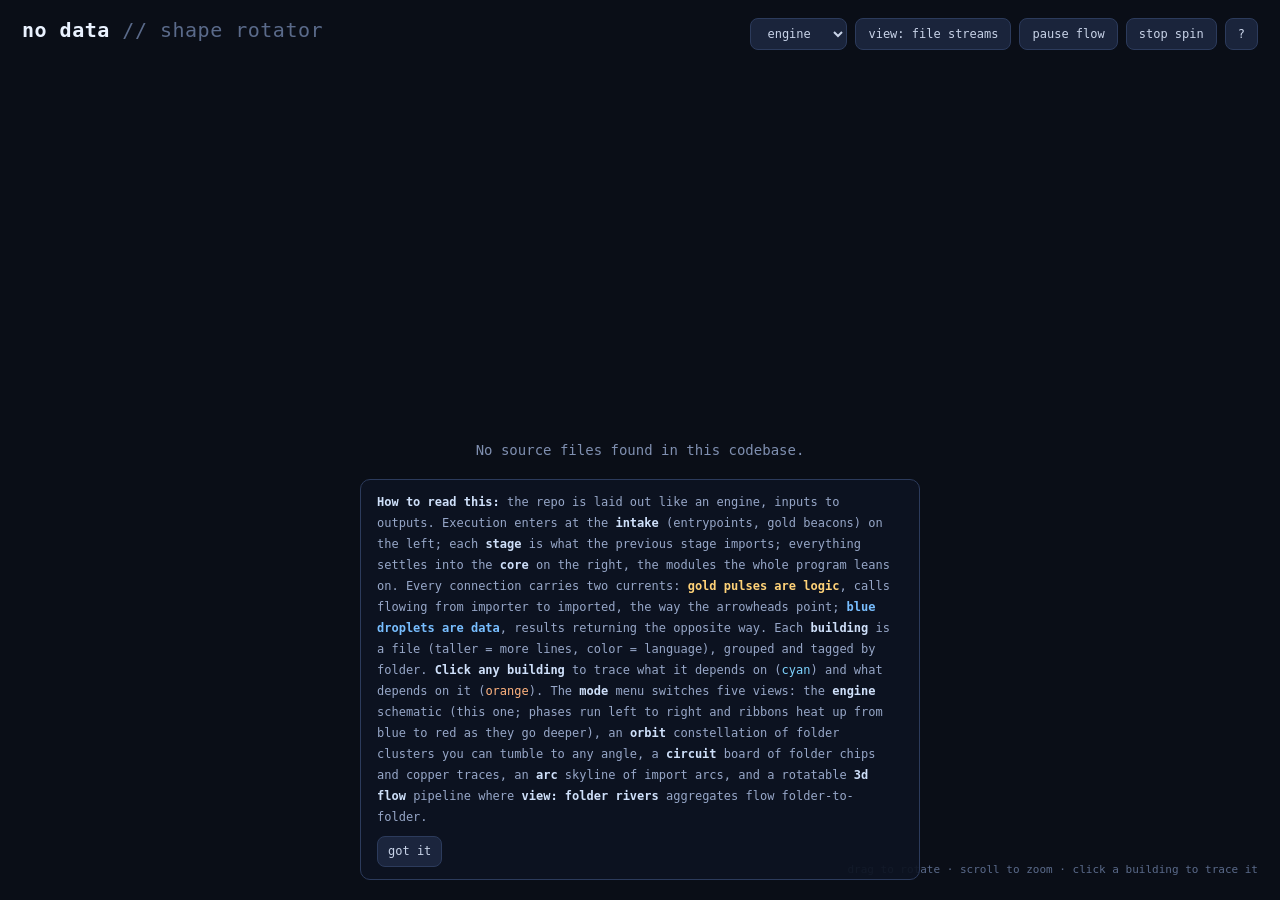
<file: assets/viewer_template.html>
<!DOCTYPE html>
<html lang="en">
<head>
<meta charset="utf-8">
<meta name="viewport" content="width=device-width, initial-scale=1">
<title>Shape Rotator</title>
<style>
  :root { color-scheme: dark; }
  * { margin: 0; padding: 0; box-sizing: border-box; }
  html, body { height: 100%; overflow: hidden; background: #0a0e17; }
  body { font-family: ui-monospace, SFMono-Regular, Menlo, Consolas, monospace; color: #c8d3e8; }
  #scene { position: absolute; inset: 0; cursor: grab; }
  #scene.dragging { cursor: grabbing; }
  .hud { position: absolute; pointer-events: none; z-index: 2; }
  #title { top: 18px; left: 22px; }
  #title h1 { font-size: 20px; font-weight: 600; color: #eaf2ff; letter-spacing: 0.5px; }
  #title h1 .dim { color: #5a6a8a; font-weight: 400; }
  #stats { margin-top: 6px; font-size: 12px; color: #7f8fb0; }
  #legend { bottom: 20px; left: 22px; font-size: 12px; width: 200px; }
  #legend .row { display: flex; align-items: center; gap: 8px; margin-top: 5px; }
  #legend .sw { width: 12px; height: 12px; border-radius: 3px; display: inline-block; flex: none; }
  #legend .sw.dot { width: 9px; height: 9px; border-radius: 50%; margin: 0 1.5px; }
  #legend .bar { display: flex; width: 100%; height: 5px; border-radius: 3px; overflow: hidden; margin-bottom: 7px; }
  #legend .bar span { display: block; height: 100%; }
  #legend .flows { margin-top: 10px; }
  #controls { top: 18px; right: 22px; display: flex; gap: 8px; pointer-events: auto; z-index: 4; }
  #controls button, #controls select, #howto button {
    background: rgba(30, 41, 66, 0.85); color: #c8d3e8; border: 1px solid #2c3b5c;
    border-radius: 8px; padding: 7px 12px; font: inherit; font-size: 12px; cursor: pointer;
  }
  #controls button:hover, #controls select:hover { background: rgba(44, 59, 92, 0.9); }
  #controls select option { background: #131c30; color: #c8d3e8; }
  #controls button.active { border-color: #5b8dd9; color: #bcd8ff; }
  #tooltip {
    position: absolute; display: none; z-index: 3; pointer-events: none;
    background: rgba(13, 19, 33, 0.94); border: 1px solid #33456e; border-radius: 8px;
    padding: 10px 12px; font-size: 12px; max-width: 340px; box-shadow: 0 8px 30px rgba(0,0,0,0.5);
  }
  #tooltip .path { color: #8fd3ff; font-weight: 600; word-break: break-all; }
  #tooltip .meta { margin-top: 5px; color: #8494b5; line-height: 1.6; }
  #howto {
    position: absolute; bottom: 20px; left: 50%; transform: translateX(-50%);
    background: rgba(13, 19, 33, 0.92); border: 1px solid #2c3b5c; border-radius: 10px;
    padding: 12px 16px; font-size: 12px; z-index: 3; max-width: 560px; line-height: 1.75;
    color: #97a7c8;
  }
  #howto b { color: #cfe0fa; font-weight: 600; }
  #howto .dismiss { margin-top: 8px; padding: 4px 10px; }
  #panel {
    position: absolute; top: 64px; right: 22px; bottom: 20px; width: 300px; z-index: 3;
    background: rgba(13, 19, 33, 0.94); border: 1px solid #33456e; border-radius: 10px;
    padding: 14px; font-size: 12px; display: none; overflow-y: auto;
  }
  #panel h2 { font-size: 13px; color: #8fd3ff; word-break: break-all; line-height: 1.5; }
  #panel .meta { color: #7f8fb0; margin: 6px 0 10px; line-height: 1.6; }
  #panel h3 { font-size: 11px; text-transform: uppercase; letter-spacing: 1px; margin: 12px 0 4px; }
  #panel h3.deps { color: #7fd4ff; }
  #panel h3.users { color: #ffb37f; }
  #panel .item { padding: 4px 6px; border-radius: 5px; cursor: pointer; color: #b7c6e4; word-break: break-all; }
  #panel .item:hover { background: rgba(60, 90, 150, 0.35); color: #e6f0ff; }
  #panel .none { color: #5a6a8a; font-style: italic; padding: 2px 6px; }
  #panel .close { position: absolute; top: 10px; right: 10px; cursor: pointer; color: #5a6a8a; padding: 2px 7px; }
  #panel .close:hover { color: #c8d3e8; }
  #hintline { bottom: 20px; right: 22px; font-size: 11px; color: #5a6a8a; text-align: right; line-height: 1.7; }
  #empty { position: absolute; inset: 0; display: none; align-items: center; justify-content: center; color: #7f8fb0; font-size: 14px; }
</style>
</head>
<body>
<canvas id="scene"></canvas>
<div class="hud" id="title"><h1><span id="repo-name"></span> <span class="dim">// shape rotator</span></h1><div id="stats"></div></div>
<div class="hud" id="legend"></div>
<div class="hud" id="hintline">drag to rotate &middot; scroll to zoom &middot; click a building to trace it</div>
<div class="hud" id="controls">
  <select id="mode-select" title="Visualization mode">
    <option value="engine">engine</option>
    <option value="orbit">orbit</option>
    <option value="circuit">circuit</option>
    <option value="arc">arc</option>
    <option value="pipeline">3d flow</option>
  </select>
  <button id="btn-view" title="Switch between per-file streams and folder-level rivers">view: file streams</button>
  <button id="btn-pause">pause flow</button>
  <button id="btn-spin">stop spin</button>
  <button id="btn-help">?</button>
</div>
<div id="howto">
  <b>How to read this:</b> the repo is laid out like an engine, inputs to outputs. Execution enters at the <b>intake</b> (entrypoints, gold beacons) on the left; each <b>stage</b> is what the previous stage imports; everything settles into the <b>core</b> on the right, the modules the whole program leans on. Every connection carries two currents: <b style="color:#ffd278">gold pulses are logic</b>, calls flowing from importer to imported, the way the arrowheads point; <b style="color:#78beff">blue droplets are data</b>, results returning the opposite way. Each <b>building</b> is a file (taller = more lines, color = language), grouped and tagged by folder. <b>Click any building</b> to trace what it depends on (<span style="color:#7fd4ff">cyan</span>) and what depends on it (<span style="color:#ffb37f">orange</span>). The <b>mode</b> menu switches five views: the <b>engine</b> schematic (this one; phases run left to right and ribbons heat up from blue to red as they go deeper), an <b>orbit</b> constellation of folder clusters you can tumble to any angle, a <b>circuit</b> board of folder chips and copper traces, an <b>arc</b> skyline of import arcs, and a rotatable <b>3d flow</b> pipeline where <b>view: folder rivers</b> aggregates flow folder-to-folder.
  <div><button class="dismiss" id="howto-dismiss">got it</button></div>
</div>
<div id="panel">
  <div class="close" id="panel-close">&times;</div>
  <h2 id="panel-path"></h2>
  <div class="meta" id="panel-meta"></div>
  <h3 class="deps">calls into &middot; sends logic to <span id="panel-dep-count"></span></h3>
  <div id="panel-deps"></div>
  <h3 class="users">called by &middot; feeds data to <span id="panel-user-count"></span></h3>
  <div id="panel-users"></div>
</div>
<div id="tooltip"></div>
<div id="empty">No source files found in this codebase.</div>
<script>
"use strict";
const DATA = /*__DATA__*/null;

const LANG_COLORS = {
  python:     [79, 163, 255],
  javascript: [255, 205, 84],
  typescript: [93, 135, 255],
  go:         [86, 214, 214],
  rust:       [255, 148, 92],
  ruby:       [255, 99, 112],
  java:       [212, 122, 235],
  kotlin:     [190, 140, 255],
  swift:      [255, 128, 64],
  c:          [150, 170, 200],
  cpp:        [120, 150, 220],
  csharp:     [140, 220, 130],
  php:        [130, 140, 230],
  html:       [255, 130, 90],
  css:        [110, 200, 255],
  shell:      [140, 230, 160],
  sql:        [230, 190, 120],
  lua:        [110, 130, 255],
  elixir:     [180, 120, 220],
  vue:        [80, 220, 160],
  svelte:     [255, 110, 60],
  other:      [130, 145, 175],
};
const DEP_COLOR = "rgba(127, 212, 255, ";   // what focused file depends on
const USER_COLOR = "rgba(255, 179, 127, ";  // what uses the focused file
// The two currents on every edge: warm gold logic (calls, importer -> imported,
// the arrowhead direction) and cool blue data (returns, flowing back).
const LOGIC_COLOR = "rgba(255, 210, 120, ";
const DATA_COLOR = "rgba(120, 190, 255, ";

const canvas = document.getElementById("scene");
const ctx = canvas.getContext("2d");
const tooltip = document.getElementById("tooltip");
let W = 0, H = 0, DPR = 1;

function resize() {
  DPR = Math.min(window.devicePixelRatio || 1, 2);
  W = window.innerWidth; H = window.innerHeight;
  canvas.width = W * DPR; canvas.height = H * DPR;
  canvas.style.width = W + "px"; canvas.style.height = H + "px";
  ctx.setTransform(DPR, 0, 0, DPR, 0, 0);
}
window.addEventListener("resize", resize);
resize();

// ---------- Model ----------
// The folder tree groups files for every mode; buildings are the shared
// per-file records the renderers draw from. 3D positions come from the
// pipeline layout below.
const CELL = 11, BW = 7;

function buildTree(data) {
  const root = { name: data.name, path: "", children: new Map(), files: [], level: 0 };
  data.files.forEach((f, i) => {
    const parts = f.dir === "." ? [] : f.dir.split("/");
    let node = root;
    for (const p of parts) {
      if (!node.children.has(p)) {
        node.children.set(p, {
          name: p, path: node.path ? node.path + "/" + p : p,
          children: new Map(), files: [], level: node.level + 1,
        });
      }
      node = node.children.get(p);
    }
    node.files.push(i);
  });
  // Collapse single-child chains (a/ containing only b/) into one labeled
  // group "a/b" - keeps deep trees legible without stacked empty groups.
  (function collapse(node) {
    for (const [key, child] of [...node.children]) {
      let c = child;
      while (c.children.size === 1 && c.files.length === 0) {
        const inner = [...c.children.values()][0];
        c = { ...inner, name: c.name + "/" + inner.name };
      }
      node.children.set(key, c);
      collapse(c);
    }
  })(root);
  (function relevel(node, lvl) {
    node.level = lvl;
    for (const c of node.children.values()) relevel(c, lvl + 1);
  })(root, 0);
  return root;
}

function buildModel(data) {
  const root = buildTree(data);
  const buildings = new Array(data.files.length);
  (function collect(node) {
    for (const child of node.children.values()) collect(child);
    for (const fi of node.files) {
      const f = data.files[fi];
      buildings[fi] = {
        f, x: 0, z: 0, baseY: 0,
        h: 4 + 3.4 * Math.log2(f.loc + 2),
        color: LANG_COLORS[f.lang] || LANG_COLORS.other,
        node,
        inDeg: 0, outDeg: 0,
      };
    }
  })(root);
  for (const e of data.edges) {
    if (buildings[e.from]) buildings[e.from].outDeg++;
    if (buildings[e.to]) buildings[e.to].inDeg++;
  }
  return { buildings, root, span: 100 };
}

// ---------- Pipeline layout: inputs -> outputs, like flow through an engine ----------
// Files are staged by dependency depth: stage 0 (intake) = files nothing else
// imports (entrypoints, scripts); each next stage = what the previous stage
// imports; the last stage (core) = the modules everything settles into.
const STAGE_GAP = 34, MAX_STAGE = 12;

function buildPipeline(data, buildings) {
  const n = data.files.length;
  // Import cycles would inflate naive longest-path layering, so first condense
  // strongly-connected components (Tarjan, iterative): every file in a cycle
  // shares a stage, and the SCC graph is a DAG we can layer exactly.
  const adj = Array.from({ length: n }, () => []);
  for (const e of data.edges) adj[e.from].push(e.to);
  const sccId = new Array(n).fill(-1);
  {
    const low = new Array(n).fill(0), num = new Array(n).fill(-1), onStk = new Array(n).fill(false);
    const stk = [];
    let counter = 0, sccCount = 0;
    for (let s0 = 0; s0 < n; s0++) {
      if (num[s0] !== -1) continue;
      const call = [[s0, 0]];
      while (call.length) {
        const frame = call[call.length - 1];
        const [v] = frame;
        if (frame[1] === 0) {
          num[v] = low[v] = counter++;
          stk.push(v); onStk[v] = true;
        }
        let advanced = false;
        while (frame[1] < adj[v].length) {
          const w = adj[v][frame[1]++];
          if (num[w] === -1) { call.push([w, 0]); advanced = true; break; }
          else if (onStk[w]) low[v] = Math.min(low[v], num[w]);
        }
        if (advanced) continue;
        if (low[v] === num[v]) {
          for (;;) {
            const w = stk.pop(); onStk[w] = false;
            sccId[w] = sccCount;
            if (w === v) break;
          }
          sccCount++;
        }
        call.pop();
        if (call.length) {
          const u = call[call.length - 1][0];
          low[u] = Math.min(low[u], low[v]);
        }
      }
    }
  }
  // Longest-path layering on the SCC DAG.
  const sccLayer = new Map();
  for (let i = 0; i < n; i++) sccLayer.set(sccId[i], 0);
  for (let pass = 0; pass < sccLayer.size; pass++) {
    let changed = false;
    for (const e of data.edges) {
      const a = sccId[e.from], b = sccId[e.to];
      if (a === b) continue;
      const cand = sccLayer.get(a) + 1;
      if (cand > sccLayer.get(b) && cand <= MAX_STAGE) { sccLayer.set(b, cand); changed = true; }
    }
    if (!changed) break;
  }
  const isolated = i => buildings[i] && buildings[i].inDeg === 0 && buildings[i].outDeg === 0;
  // Compress to consecutive stage numbers (drop empty layers).
  const used = [...new Set([...Array(n).keys()].filter(i => !isolated(i)).map(i => sccLayer.get(sccId[i])))].sort((a, b) => a - b);
  const remap = new Map(used.map((l, k) => [l, k]));
  const layer = new Array(n).fill(0);
  for (let i = 0; i < n; i++) layer[i] = remap.get(sccLayer.get(sccId[i])) || 0;
  let maxLayer = 0;
  for (let i = 0; i < n; i++) if (!isolated(i)) maxLayer = Math.max(maxLayer, layer[i]);
  for (let i = 0; i < n; i++) if (buildings[i]) buildings[i].stage = isolated(i) ? -1 : layer[i];

  // Group each stage by folder so the hierarchy stays readable inside stages.
  const stages = [];
  for (let sIdx = 0; sIdx <= maxLayer; sIdx++) {
    const groups = new Map();
    for (let i = 0; i < n; i++) {
      if (!buildings[i] || isolated(i) || layer[i] !== sIdx) continue;
      const key = buildings[i].node.path || "/";
      if (!groups.has(key)) groups.set(key, { name: buildings[i].node.name, idxs: [] });
      groups.get(key).idxs.push(i);
    }
    stages.push({ groups: [...groups.values()].sort((a, b) => b.idxs.length - a.idxs.length) });
  }
  const iso = [];
  for (let i = 0; i < n; i++) if (buildings[i] && isolated(i)) iso.push(i);

  // Place: X = stage axis, Z = files within a stage (grouped by folder).
  const stageMeta = [];
  const groupLabels = [];
  const COLS = 2;
  let maxHalfZ = 0;
  stages.forEach((st, sIdx) => {
    const x = sIdx * (COLS * CELL + STAGE_GAP);
    let z = 0;
    const placed = [];
    for (const g of st.groups) {
      const gz0 = z;
      g.idxs.sort((a, b) => data.files[b].loc - data.files[a].loc);
      g.idxs.forEach((fi, k) => {
        placed.push([fi, x + (k % COLS) * CELL, z + Math.floor(k / COLS) * CELL]);
      });
      const rows = Math.ceil(g.idxs.length / COLS);
      z += rows * CELL;
      groupLabels.push({ stage: sIdx, name: g.name, x: x + CELL / 2, z0: gz0, z1: z });
      z += 6;
    }
    const halfZ = (z - 6) / 2;
    maxHalfZ = Math.max(maxHalfZ, halfZ);
    for (const [fi, px, pz] of placed) {
      buildings[fi].pipePos = { x: px, z: pz - halfZ, baseY: 0 };
    }
    for (const gl of groupLabels) if (gl.stage === sIdx && gl.halfZ === undefined) {
      gl.halfZ = halfZ;
    }
    stageMeta.push({
      x: x + (COLS * CELL) / 2 - CELL / 2, halfZ,
      label: sIdx === 0 ? "intake: entrypoints"
           : sIdx === maxLayer ? "core: most depended on"
           : "stage " + (sIdx + 1),
      count: st.groups.reduce((sum, g) => sum + g.idxs.length, 0),
    });
  });
  // Files with no tracked imports sit in a bypass row behind the machine.
  const isoCols = Math.max(1, Math.ceil(iso.length / 3));
  iso.sort((a, b) => data.files[b].loc - data.files[a].loc).forEach((fi, k) => {
    buildings[fi].iso = true;
    buildings[fi].pipePos = {
      x: (k % isoCols) * CELL,
      z: maxHalfZ + 48 + Math.floor(k / isoCols) * CELL,
      baseY: 0,
    };
  });
  const totalW = (stages.length - 1) * (COLS * CELL + STAGE_GAP) + COLS * CELL;
  // Center the whole machine on the origin.
  const dx = totalW / 2;
  for (const b of buildings) if (b && b.pipePos) b.pipePos.x -= dx;
  for (const st of stageMeta) st.x -= dx;
  for (const gl of groupLabels) gl.x -= dx;
  return {
    stageMeta, groupLabels, isoCount: iso.length, maxHalfZ,
    isoZ: iso.length ? maxHalfZ + 48 : null,
    x0: stageMeta.length ? stageMeta[0].x : 0,
    x1: stageMeta.length ? stageMeta[stageMeta.length - 1].x : 0,
    span: Math.max(totalW * 0.8, maxHalfZ * 2 + (iso.length ? 80 : 0), 80),
  };
}

const INITIAL_MODE = /*__MODE__*/"engine";  // "engine" | "orbit" | "circuit" | "arc" | "pipeline"
let vizMode = INITIAL_MODE;
// Pin every building to its pipeline position, the single 3D layout.
function applyLayout() {
  city.span = city.pipe.span;
  for (const b of city.buildings) {
    if (!b) continue;
    b.x = b.pipePos.x;
    b.z = b.pipePos.z;
    b.baseY = b.pipePos.baseY;
  }
}

// ---------- Camera & projection ----------
const cam = {
  yaw: 0.35, pitch: 0.5, zoom: 1,
  autoSpin: true, spinSpeed: 0.1,
  lastInteract: -1e9,
  flickYaw: 0, flickPitch: 0,  // release momentum (orbit free-tumble)
};

function project(x, y, z, out) {
  const cy = Math.cos(cam.yaw), sy = Math.sin(cam.yaw);
  const xr = x * cy - z * sy;
  const zr = x * sy + z * cy;
  const cp = Math.cos(cam.pitch), sp = Math.sin(cam.pitch);
  const yr = y * cp - zr * sp;
  const zr2 = y * sp + zr * cp;
  const dist = city.span * 1.9;
  const F = city.span * 2.2;
  // Scale derives from the live viewport each call so resizes (and embeds
  // that start at 0x0) stay correct.
  const base = Math.min(W, H) / (city.span * 1.08);
  const s = (F / (F + zr2 + dist)) * cam.zoom * base;
  out.x = W / 2 + xr * s;
  out.y = H * 0.56 - yr * s;
  out.depth = zr2;
  out.s = s;
  return out;
}

// ---------- Flows ----------
function buildFlows(data, buildings) {
  const edges = [...data.edges].sort((a, b) => b.weight - a.weight);
  // One shared budget split between the two streams: gold logic pulses
  // (importer -> imported) and blue data droplets returning the other way.
  const MAX_PARTICLES = 240;
  const flows = [];
  let budget = MAX_PARTICLES;
  for (const e of edges) {
    const a = buildings[e.from], b = buildings[e.to];
    if (!a || !b) continue;
    const len = Math.hypot(b.x - a.x, b.z - a.z) || 1;
    const fl = { a, b, from: e.from, to: e.to, len, speed: 26 / len, logic: [], data: [] };
    if (budget > 1) {
      const n = Math.min(2 + Math.floor(Math.log2(e.weight + 1)), 4, budget);
      budget -= n;
      const nl = Math.ceil(n / 2);
      for (let i = 0; i < nl; i++) fl.logic.push({ t: Math.random(), jitter: (Math.random() - 0.5) * 2.2 });
      for (let i = 0; i < n - nl; i++) fl.data.push({ t: Math.random(), jitter: (Math.random() - 0.5) * 2.2 });
    }
    flows.push(fl);
  }
  return flows;
}

// Focused edges always animate, even past the particle budget.
function ensureParts(fl) {
  if (!fl.logic.length) fl.logic.push({ t: Math.random(), jitter: 0 });
  if (!fl.data.length) fl.data.push({ t: Math.random(), jitter: 0 });
}

// Folder-level rivers: edges aggregated by each file's containing folder, so
// the architecture (which folders feed which) reads at a glance.
function buildRivers(data, buildings, root) {
  const agg = new Map();
  for (const e of data.edges) {
    const a = buildings[e.from], b = buildings[e.to];
    if (!a || !b) continue;
    const ta = a.node, tb = b.node;
    if (ta === tb) continue;
    const key = ta.path + " " + tb.path;
    if (!agg.has(key)) agg.set(key, { a: ta, b: tb, weight: 0 });
    agg.get(key).weight += e.weight;
  }
  const nodeMembers = new Map();
  buildings.forEach((b, i) => {
    if (!b) return;
    if (!nodeMembers.has(b.node)) nodeMembers.set(b.node, []);
    nodeMembers.get(b.node).push(i);
  });
  const rivers = [];
  for (const r of agg.values()) {
    const n = Math.min(1 + Math.round(Math.sqrt(r.weight)), 5);
    const logic = [], dataParts = [];
    for (let i = 0; i < Math.max(1, Math.ceil(n / 2)); i++)
      logic.push({ t: Math.random(), jitter: (Math.random() - 0.5) * 3 });
    for (let i = 0; i < Math.max(1, Math.floor(n / 2)); i++)
      dataParts.push({ t: Math.random(), jitter: (Math.random() - 0.5) * 3 });
    rivers.push({
      aIdxs: nodeMembers.get(r.a) || [], bIdxs: nodeMembers.get(r.b) || [],
      weight: r.weight,
      nameA: r.a.name, nameB: r.b.name,
      speed: 0.35, logic, data: dataParts,
      width: 1 + Math.sqrt(r.weight) * 0.9,
    });
  }
  return rivers;
}

// A river's mouth/outlet track the live centroids of its folders' buildings.
function riverEnds(rv, buildings) {
  const cen = idxs => {
    let x = 0, z = 0;
    for (const i of idxs) { x += buildings[i].x; z += buildings[i].z; }
    const k = idxs.length || 1;
    return [x / k, z / k];
  };
  const [ax, az] = cen(rv.aIdxs), [bx, bz] = cen(rv.bIdxs);
  rv.ax = ax; rv.az = az; rv.bx = bx; rv.bz = bz;
  const len = Math.hypot(bx - ax, bz - az) || 1;
  rv.lift = 26 + len * 0.24;
}

function flowLift(fl) {
  const a = fl.a, b = fl.b;
  const len = Math.hypot(b.x - a.x, b.z - a.z) || 1;
  fl.lift = Math.max(a.baseY + a.h, b.baseY + b.h) + 8 + len * 0.2;
  return fl.lift;
}

function bez3(x0, y0, z0, x1, y1, z1, lift, t, out) {
  const mt = 1 - t;
  const cx = (x0 + x1) / 2, cz = (z0 + z1) / 2;
  out.x = mt * mt * x0 + 2 * mt * t * cx + t * t * x1;
  out.y = mt * mt * y0 + 2 * mt * t * lift + t * t * y1;
  out.z = mt * mt * z0 + 2 * mt * t * cz + t * t * z1;
  return out;
}

// ---------- Engine schematic (2D cross-section, like a jet-engine diagram) ----------
// Side view, inputs to outputs: labeled phase bands, files as blade rows
// grouped by folder, dependency ribbons that heat up (blue -> red) as flow
// moves deeper into the machine, all wrapped in a nacelle silhouette.
let engine = null;
const ecam = { zoom: 1, px: 0, py: 0 };

function buildEngine(data, buildings) {
  const SW = 130, BW2 = 30, VGAP = 7, GGAP = 22;
  let maxStage = 0;
  for (const b of buildings) if (b && b.stage > maxStage) maxStage = b.stage;
  const stages = [];
  for (let si = 0; si <= maxStage; si++) {
    const groups = new Map();
    buildings.forEach((b, i) => {
      if (!b || b.stage !== si) return;
      const key = b.node.path || "/";
      if (!groups.has(key)) groups.set(key, { name: b.node.name, idxs: [] });
      groups.get(key).idxs.push(i);
    });
    stages.push([...groups.values()].sort((a, b) => b.idxs.length - a.idxs.length));
  }
  const blades = {};
  const groupTags = [];
  let maxHalfH = 0;
  stages.forEach((groups, si) => {
    const x = si * SW;
    let y = 0;
    const placed = [];
    for (const g of groups) {
      const y0 = y;
      g.idxs.sort((a, b) => data.files[b].loc - data.files[a].loc);
      for (const fi of g.idxs) {
        const h = Math.max(13, Math.min(58, 6 + 5.2 * Math.log2(data.files[fi].loc + 2)));
        placed.push([fi, x, y, h]);
        y += h + VGAP;
      }
      groupTags.push({ stage: si, name: g.name, x, y: y - VGAP + 4 });
      y += GGAP;
    }
    const half = (y - GGAP - VGAP) / 2;
    maxHalfH = Math.max(maxHalfH, half);
    for (const [fi, bx, by, h] of placed) blades[fi] = { x: bx, y: by - half, w: BW2, h };
    for (const gt of groupTags) if (gt.stage === si && gt.half === undefined) { gt.half = half; gt.y -= half; }
  });
  // Standalone files ride in an auxiliary tray under the nacelle.
  const iso = [];
  buildings.forEach((b, i) => { if (b && b.stage === -1) iso.push(i); });
  iso.sort((a, b) => data.files[b].loc - data.files[a].loc);
  const trayY = maxHalfH + 78;
  const perRow = Math.max(4, Math.ceil(iso.length / 2));
  iso.forEach((fi, k) => {
    blades[fi] = {
      x: (k % perRow) * (BW2 + 12) + ((maxStage * SW) - (perRow - 1) * (BW2 + 12)) / 2,
      y: trayY + Math.floor(k / perRow) * 34, w: BW2, h: 24, iso: true,
    };
  });
  const trayRows = iso.length ? Math.ceil(iso.length / perRow) : 0;
  // Vertical extent includes the header row above and the aux tray below, so
  // the whole machine centers and fits regardless of tray size.
  const yTop = -(maxHalfH + 84);
  const yBottom = (iso.length ? trayY + trayRows * 34 : maxHalfH) + 60;
  return {
    blades, groupTags, maxStage, SW,
    w: maxStage * SW, halfH: maxHalfH,
    yTop, yBottom,
    trayY: iso.length ? trayY : null, isoCount: iso.length,
  };
}

function heatColor(frac, alpha) {
  // cool intake blue -> combustion orange -> exhaust red
  const stopsC = [[96, 178, 255], [140, 200, 255], [255, 170, 80], [255, 96, 60]];
  const t = Math.min(1, Math.max(0, frac)) * (stopsC.length - 1);
  const i = Math.min(stopsC.length - 2, Math.floor(t));
  const f = t - i;
  const c = stopsC[i].map((v, k) => Math.round(v + (stopsC[i + 1][k] - v) * f));
  return `rgba(${c[0]},${c[1]},${c[2]},${alpha})`;
}

function eXY(mx, my, out) {
  // engine-model -> screen
  const fit = Math.min(W / (engine.w + 280), H / (engine.yBottom - engine.yTop)) * ecam.zoom;
  out.x = W / 2 + (mx - engine.w / 2 + ecam.px) * fit;
  out.y = H / 2 + (my - (engine.yTop + engine.yBottom) / 2 + ecam.py) * fit;
  out.s = fit;
  return out;
}

function ebez(x0, y0, x1, y1, back, t, out) {
  const dx = x1 - x0;
  let c1x, c1y, c2x, c2y;
  if (!back) {
    c1x = x0 + dx * 0.42; c1y = y0;
    c2x = x1 - dx * 0.42; c2y = y1;
  } else {
    // Return flow loops under the engine like a bypass duct.
    const dip = engine.halfH + 46;
    c1x = x0 + 46; c1y = dip;
    c2x = x1 - 46; c2y = dip;
  }
  const mt = 1 - t;
  out.x = mt*mt*mt*x0 + 3*mt*mt*t*c1x + 3*mt*t*t*c2x + t*t*t*x1;
  out.y = mt*mt*mt*y0 + 3*mt*mt*t*c1y + 3*mt*t*t*c2y + t*t*t*y1;
  return out;
}

function renderEngine(now, dt) {
  ctx.clearRect(0, 0, W, H);
  const g = ctx.createRadialGradient(W / 2, H * 0.5, 10, W / 2, H * 0.5, Math.max(W, H) * 0.6);
  g.addColorStop(0, "rgba(38, 58, 105, 0.28)");
  g.addColorStop(1, "rgba(10, 14, 23, 0)");
  ctx.fillStyle = g;
  ctx.fillRect(0, 0, W, H);
  const focused = focusIdx >= 0;

  // --- Nacelle hull ---
  const a = {}, b = {}, c = {}, d = {};
  const HY = engine.halfH + 40;
  eXY(-95, -HY + 12, a); eXY(engine.w + 60, -HY - 6, b);
  eXY(engine.w + 60, HY + 6, c); eXY(-95, HY - 12, d);
  eXY(engine.w + 140, 0, tmp);
  ctx.beginPath();
  ctx.moveTo(a.x, a.y);
  ctx.quadraticCurveTo((a.x + b.x) / 2, Math.min(a.y, b.y) - 18, b.x, b.y);
  ctx.quadraticCurveTo(tmp.x, tmp.y - 20, tmp.x, tmp.y);      // nozzle top
  ctx.quadraticCurveTo(tmp.x, tmp.y + 20, c.x, c.y);          // nozzle bottom
  ctx.quadraticCurveTo((c.x + d.x) / 2, Math.max(c.y, d.y) + 18, d.x, d.y);
  ctx.closePath();
  ctx.fillStyle = "rgba(110, 125, 155, 0.07)";
  ctx.strokeStyle = "rgba(130, 150, 190, 0.35)";
  ctx.lineWidth = 2;
  ctx.fill(); ctx.stroke();

  // --- Phase bands + header ---
  ctx.textAlign = "center";
  for (let si = 0; si <= engine.maxStage; si++) {
    eXY(si * engine.SW, 0, tmp);
    const bandW = engine.SW * tmp.s;
    if (si % 2 === 1) {
      ctx.fillStyle = "rgba(80, 100, 140, 0.06)";
      ctx.fillRect(tmp.x - bandW / 2, a.y, bandW, d.y - a.y);
    }
    const label = si === 0 ? "INTAKE" : si === engine.maxStage ? "CORE" : "STAGE " + (si + 1);
    const isEnd = si === 0 || si === engine.maxStage;
    const hy = Math.max(a.y - 14, 64);
    if (isEnd || bandW >= 58) {
      ctx.font = `700 ${isEnd ? 13 : 11}px ui-monospace, Menlo, monospace`;
      ctx.fillStyle = heatColor(si / Math.max(1, engine.maxStage), isEnd ? 0.95 : 0.6);
      ctx.fillText(label, tmp.x, hy);
    }
    if (si < engine.maxStage && bandW >= 58) {
      ctx.fillStyle = "rgba(120, 150, 200, 0.5)";
      ctx.fillText("\u00bb", tmp.x + bandW / 2, hy);
    }
  }
  if (engine.trayY !== null) {
    eXY(engine.w / 2, engine.trayY - 22, tmp);
    ctx.font = "600 10.5px ui-monospace, Menlo, monospace";
    ctx.fillStyle = "rgba(127, 143, 176, 0.6)";
    ctx.fillText("auxiliary: no tracked imports", tmp.x, tmp.y);
  }

  // --- Ribbons (the flow) ---
  ctx.save();
  ctx.globalCompositeOperation = "lighter";
  for (const fl of flows) {
    const ba = engine.blades[fl.from], bb = engine.blades[fl.to];
    if (!ba || !bb) continue;
    let colorOverride = null, alpha = 0.16, width = 1.5, dimmedFlow = false;
    if (focused) {
      if (fl.from === focusIdx) colorOverride = DEP_COLOR + "0.5)";
      else if (fl.to === focusIdx) colorOverride = USER_COLOR + "0.5)";
      else dimmedFlow = true;
    }
    if (dimmedFlow) { alpha = 0.03; width = 1; }
    const sa = city.buildings[fl.from].stage, sb = city.buildings[fl.to].stage;
    const back = sb <= sa && !(city.buildings[fl.to].iso);
    const frac = ((sa + sb) / 2) / Math.max(1, engine.maxStage);
    const x0 = ba.x + ba.w / 2, y0 = ba.y + ba.h / 2;
    const x1 = bb.x - bb.w / 2, y1 = bb.y + bb.h / 2;
    ctx.beginPath();
    const STEPS = 14;
    for (let k = 0; k <= STEPS; k++) {
      ebez(x0, y0, x1, y1, back, k / STEPS, tmp);
      eXY(tmp.x, tmp.y, tmp2);
      k === 0 ? ctx.moveTo(tmp2.x, tmp2.y) : ctx.lineTo(tmp2.x, tmp2.y);
    }
    ctx.strokeStyle = colorOverride || heatColor(frac, alpha);
    ctx.lineWidth = width + (fl.logic.length > 1 ? 0.8 : 0);
    ctx.setLineDash(back ? [5, 5] : []);
    ctx.stroke();
    ctx.setLineDash([]);
    if (dimmedFlow) continue;
    // Arrowhead at the callee end: the direction logic flows.
    ebez(x0, y0, x1, y1, back, 0.94, tmp); eXY(tmp.x, tmp.y, tmp2);
    const ahx = tmp2.x, ahy = tmp2.y;
    ebez(x0, y0, x1, y1, back, 1, tmp); eXY(tmp.x, tmp.y, tmp2);
    arrowHead(ahx, ahy, tmp2.x, tmp2.y, Math.max(3, 4.2 * tmp2.s * 0.9),
      colorOverride || LOGIC_COLOR + "0.75)");
    // Gold logic pulses ride the ribbon forward; blue data droplets return.
    for (const pcl of fl.logic) {
      if (!flowPaused) { pcl.t += dt * 0.3; if (pcl.t >= 1) pcl.t %= 1; }
      for (let k = 0; k < 4; k++) {
        const tt = pcl.t - k * 0.02;
        if (tt < 0) continue;
        ebez(x0, y0, x1, y1, back, tt, tmp);
        eXY(tmp.x, tmp.y + pcl.jitter, tmp2);
        const r = (k === 0 ? 2.4 : 1.7 - k * 0.3) * Math.max(0.6, tmp2.s * 0.9);
        if (r <= 0) continue;
        ctx.beginPath();
        ctx.arc(tmp2.x, tmp2.y, r, 0, Math.PI * 2);
        ctx.fillStyle = LOGIC_COLOR + (k === 0 ? 0.95 : 0.4 - k * 0.08) + ")";
        ctx.fill();
      }
    }
    for (const pcl of fl.data) {
      if (!flowPaused) { pcl.t += dt * 0.22; if (pcl.t >= 1) pcl.t %= 1; }
      for (let k = 0; k < 4; k++) {
        const tt = pcl.t - k * 0.02;
        if (tt < 0) continue;
        ebez(x0, y0, x1, y1, back, 1 - tt, tmp);
        eXY(tmp.x, tmp.y + pcl.jitter, tmp2);
        const r = (k === 0 ? 1.9 : 1.4 - k * 0.3) * Math.max(0.6, tmp2.s * 0.9);
        if (r <= 0) continue;
        ctx.beginPath();
        ctx.arc(tmp2.x, tmp2.y, r, 0, Math.PI * 2);
        ctx.fillStyle = DATA_COLOR + (k === 0 ? 0.9 : 0.35 - k * 0.07) + ")";
        ctx.fill();
      }
    }
  }
  ctx.restore();

  // --- Blades (files) ---
  for (let i = 0; i < city.buildings.length; i++) {
    const bl = engine.blades[i];
    const bd = city.buildings[i];
    if (!bl || !bd) continue;
    eXY(bl.x - bl.w / 2, bl.y, tmp); eXY(bl.x + bl.w / 2, bl.y + bl.h, tmp2);
    const rx = tmp.x, ry = tmp.y, rw = tmp2.x - tmp.x, rh = tmp2.y - tmp.y;
    let ring = null, dim = bl.iso && !focused;
    if (focused) {
      if (i === focusIdx) ring = "rgba(255,255,255,0.95)";
      else if (focusDeps.has(i)) ring = DEP_COLOR + "0.9)";
      else if (focusUsers.has(i)) ring = USER_COLOR + "0.9)";
      else dim = true;
    }
    ctx.save();
    if (dim) ctx.globalAlpha = focused ? 0.15 : 0.45;
    const col = bd.color;
    const grad = ctx.createLinearGradient(rx, ry, rx + rw, ry);
    grad.addColorStop(0, `rgb(${Math.round(col[0]*0.65)},${Math.round(col[1]*0.65)},${Math.round(col[2]*0.65)})`);
    grad.addColorStop(0.5, `rgb(${col[0]},${col[1]},${col[2]})`);
    grad.addColorStop(1, `rgb(${Math.round(col[0]*0.55)},${Math.round(col[1]*0.55)},${Math.round(col[2]*0.55)})`);
    ctx.fillStyle = grad;
    ctx.beginPath();
    const rr = Math.min(4, rw / 3);
    ctx.roundRect(rx, ry, rw, rh, rr);
    ctx.fill();
    if (ring) { ctx.strokeStyle = ring; ctx.lineWidth = 2; ctx.stroke(); }
    if (bd.f.entry) {
      ctx.beginPath();
      ctx.arc(rx - 6, ry + rh / 2, 3, 0, Math.PI * 2);
      ctx.fillStyle = "rgba(255, 230, 140, 0.95)";
      ctx.shadowColor = "rgba(255, 220, 120, 0.9)";
      ctx.shadowBlur = 10;
      ctx.fill();
      ctx.shadowBlur = 0;
    }
    // File name on the blade when there's room.
    if (rh > 11 && rw > 20 && tmp2.s > 1.05) {
      const nm = bd.f.path.split("/").pop();
      ctx.font = `600 ${Math.min(10, rh * 0.5)}px ui-monospace, Menlo, monospace`;
      ctx.textAlign = "left";
      ctx.fillStyle = "rgba(234, 242, 255, 0.85)";
      const label = nm.length > 20 ? nm.slice(0, 18) + "…" : nm;
      ctx.fillText(label, rx + rw + 5, ry + rh / 2 + 3);
    }
    ctx.restore();
    bd._bbox = [rx, ry, tmp2.x, tmp2.y];
    bd._depth = 0;
  }

  // --- Folder tags ---
  ctx.textAlign = "right";
  ctx.font = "600 9.5px ui-monospace, Menlo, monospace";
  for (const gt of engine.groupTags) {
    eXY(gt.x - 22, gt.y, tmp);
    if (tmp.s < 0.85) continue;
    const nm = gt.name.length > 14 ? gt.name.slice(0, 12) + "…" : gt.name;
    ctx.fillStyle = "rgba(168, 190, 230, 0.5)";
    ctx.fillText(nm + "/", tmp.x, tmp.y);
  }
  ctx.textAlign = "center";
}

// ---------- Orbit constellation (3D folder clusters on a sphere) ----------
// Folders become clusters spread over a fibonacci sphere; each cluster's files
// sit on a small fibonacci shell around its center, so siblings stay together
// while the whole graph reads as one constellation.
let orbit = null;
const OCTA_LANGS = new Set(["html", "css", "sql", "shell"]);

function fibPoint(k, n, radius, out) {
  // Golden-angle spiral: spreads n points over a sphere without pole crowding.
  const y = n === 1 ? 0 : 1 - 2 * (k + 0.5) / n;
  const r = Math.sqrt(Math.max(0, 1 - y * y));
  const th = k * 2.399963229728653;
  out.x = Math.cos(th) * r * radius;
  out.y = y * radius;
  out.z = Math.sin(th) * r * radius;
  return out;
}

function buildOrbit(data, buildings) {
  const groups = new Map();
  buildings.forEach((b, i) => {
    if (!groups.has(b.node)) groups.set(b.node, { idxs: [] });
    groups.get(b.node).idxs.push(i);
  });
  const clusters = [...groups.values()].sort((a, b) => b.idxs.length - a.idxs.length);
  const R = Math.max(46, 20 * Math.sqrt(clusters.length));
  const p = {};
  let maxShell = 0;
  clusters.forEach((cl, ci) => {
    fibPoint(ci, clusters.length, clusters.length === 1 ? 0 : R, p);
    const cx = p.x, cy2 = p.y, cz = p.z;
    const shell = cl.idxs.length === 1 ? 0 : 7 + 3.2 * Math.sqrt(cl.idxs.length);
    maxShell = Math.max(maxShell, shell);
    cl.idxs.sort((a, b) => data.files[b].loc - data.files[a].loc);
    cl.idxs.forEach((fi, k) => {
      fibPoint(k, cl.idxs.length, shell, p);
      buildings[fi].orb = {
        x: cx + p.x, y: cy2 + p.y, z: cz + p.z,
        // Half-size by volume (cbrt) so a 10x file reads ~2x, clamped so tiny
        // configs stay clickable and monsters don't swallow their cluster.
        s: Math.min(7.5, Math.max(2, Math.cbrt(data.files[fi].loc + 1) * 0.75)),
        octa: OCTA_LANGS.has(data.files[fi].lang),
      };
    });
  });
  return { span: (R + maxShell) * 2.15 };
}

function renderOrbit(now, dt) {
  ctx.clearRect(0, 0, W, H);
  const g = ctx.createRadialGradient(W / 2, H * 0.5, 10, W / 2, H * 0.5, Math.max(W, H) * 0.6);
  g.addColorStop(0, "rgba(38, 58, 105, 0.3)");
  g.addColorStop(1, "rgba(10, 14, 23, 0)");
  ctx.fillStyle = g;
  ctx.fillRect(0, 0, W, H);
  // Flick momentum: released drags keep tumbling, decaying over ~2s.
  if (!dragging && (cam.flickYaw || cam.flickPitch)) {
    cam.yaw += cam.flickYaw * dt;
    cam.pitch += cam.flickPitch * dt;
    const decay = Math.exp(-2.2 * dt);
    cam.flickYaw *= decay;
    cam.flickPitch *= decay;
    if (Math.abs(cam.flickYaw) < 0.02 && Math.abs(cam.flickPitch) < 0.02)
      cam.flickYaw = cam.flickPitch = 0;
  }
  if (cam.autoSpin && focusIdx < 0 && now - cam.lastInteract > 3000) cam.yaw += cam.spinSpeed * dt;
  city.span = orbit.span;  // project() scales off the live span
  const focused = focusIdx >= 0;
  const lx = Math.cos(cam.yaw + 0.9), lz = Math.sin(cam.yaw + 0.9);

  // --- Solids, far to near. Every face has a consistent outward winding, so
  // the screen-space test in drawQuad/drawTri culls exactly the back faces at
  // any camera angle (poles and upside-down included); faces within a solid
  // draw far-to-near. Verified: cubes show 1-3 faces, octahedra 1-4, never 0.
  const order = city.buildings.map((b, i) => {
    project(b.orb.x, b.orb.y, b.orb.z, tmp);
    b._depth = tmp.depth;
    return i;
  }).sort((i, j) => city.buildings[j]._depth - city.buildings[i]._depth);
  for (const i of order) {
    const b = city.buildings[i];
    const o = b.orb, s = o.s;
    let dimmed = false, ring = null;
    if (focused) {
      if (i === focusIdx) ring = "rgba(255, 255, 255, 0.95)";
      else if (focusDeps.has(i)) ring = DEP_COLOR + "0.95)";
      else if (focusUsers.has(i)) ring = USER_COLOR + "0.95)";
      else dimmed = true;
    }
    const glow = (i === hoverIdx || i === focusIdx) ? 1.25 : 1;
    ctx.save();
    if (dimmed) ctx.globalAlpha = 0.15;
    let facesDrawn = 0;
    if (o.octa) {
      // Two 4-sided pyramids joined at a square equator; html/css/sql/shell
      // read as gems so support files stand apart from code cubes.
      const hs = s * 1.4;
      const eq = [[s, 0], [0, s], [-s, 0], [0, -s]];
      for (let k = 0; k < 4; k++) project(o.x + eq[k][0], o.y, o.z + eq[k][1], P[k]);
      project(o.x, o.y + hs, o.z, P[4]);
      project(o.x, o.y - hs, o.z, P[5]);
      // Face f: equator edge (f>>1, f>>1 + 1); even = upper tri, odd = lower.
      const faces = [0, 1, 2, 3, 4, 5, 6, 7];
      const fd = faces.map(f => {
        const k = f >> 1, k2 = (k + 1) % 4;
        return P[k].depth + P[k2].depth + (f & 1 ? P[5].depth : P[4].depth);
      });
      faces.sort((f1, f2) => fd[f2] - fd[f1]);
      for (const f of faces) {
        const k = f >> 1, k2 = (k + 1) % 4;
        const mx = eq[k][0] + eq[k2][0], mz = eq[k][1] + eq[k2][1];
        const lit = 0.42 + 0.4 * Math.max(0, (mx * lx + mz * lz) / (s * Math.SQRT2));
        const drawn = (f & 1)
          ? drawTri(P[k2], P[k], P[5], shade(b.color, lit * 0.62 * glow))
          : drawTri(P[k], P[k2], P[4], shade(b.color, Math.min(1.05, lit + 0.18) * glow));
        if (drawn) facesDrawn++;
      }
    } else {
      for (let k = 0; k < 4; k++) {
        const cxx = o.x + (k === 1 || k === 2 ? s : -s);
        const czz = o.z + (k >= 2 ? s : -s);
        project(cxx, o.y - s, czz, P[k]);
        project(cxx, o.y + s, czz, P[k + 4]);
      }
      // 4 sides + top + bottom, all wound outward: the cube stays closed
      // whichever way the constellation is tumbled.
      const faces = [
        [0, 1, 5, 4, 0, -1, 0], [1, 2, 6, 5, 1, 0, 0],
        [2, 3, 7, 6, 0, 1, 0], [3, 0, 4, 7, -1, 0, 0],
        [4, 5, 6, 7, 0, 0, 1], [3, 2, 1, 0, 0, 0, -1],
      ];
      const fdep = q => P[q[0]].depth + P[q[1]].depth + P[q[2]].depth + P[q[3]].depth;
      faces.sort((f1, f2) => fdep(f2) - fdep(f1));
      for (const [a, b2, c, d, nx, nz, ny] of faces) {
        const lit = ny > 0 ? 0.95 : ny < 0 ? 0.3 : 0.42 + 0.4 * Math.max(0, nx * lx + nz * lz);
        if (drawQuad(P[a], P[b2], P[c], P[d], shade(b.color, lit * glow))) facesDrawn++;
      }
    }
    b._faces = facesDrawn;  // read by the headless test harness
    ctx.restore();
    const nP = o.octa ? 6 : 8;
    let minx = 1e9, miny = 1e9, maxx = -1e9, maxy = -1e9;
    for (let k = 0; k < nP; k++) {
      minx = Math.min(minx, P[k].x); maxx = Math.max(maxx, P[k].x);
      miny = Math.min(miny, P[k].y); maxy = Math.max(maxy, P[k].y);
    }
    b._bbox = [minx, miny, maxx, maxy];
    if (ring) {
      project(o.x, o.y + s * 1.9, o.z, tmp);
      ctx.beginPath();
      ctx.arc(tmp.x, tmp.y, 6 * Math.max(cam.zoom, 0.6), 0, Math.PI * 2);
      ctx.strokeStyle = ring;
      ctx.lineWidth = 2;
      ctx.stroke();
    }
    if (b.f.entry && !dimmed) {
      project(o.x, o.y + s * 1.6, o.z, tmp);
      ctx.beginPath();
      ctx.arc(tmp.x, tmp.y, 2.6 * cam.zoom + 1, 0, Math.PI * 2);
      ctx.fillStyle = "rgba(255, 230, 140, 0.95)";
      ctx.shadowColor = "rgba(255, 220, 120, 0.9)";
      ctx.shadowBlur = 12;
      ctx.fill();
      ctx.shadowBlur = 0;
    }
  }

  // --- Import arcs: gold logic out (arrowheads), blue data returning ---
  ctx.save();
  ctx.globalCompositeOperation = "lighter";
  for (const fl of flows) {
    const oa = city.buildings[fl.from].orb, ob = city.buildings[fl.to].orb;
    let color = null, dimmedFlow = false;
    if (focused) {
      if (fl.from === focusIdx) color = DEP_COLOR;
      else if (fl.to === focusIdx) color = USER_COLOR;
      else dimmedFlow = true;
    }
    const len = Math.hypot(ob.x - oa.x, ob.y - oa.y, ob.z - oa.z) || 1;
    const lift = Math.max(oa.y, ob.y) + 6 + len * 0.16;
    drawArc(oa.x, oa.y, oa.z, ob.x, ob.y, ob.z, lift,
      color ? color + "0.4)" : `rgba(90, 170, 235, ${dimmedFlow ? 0.02 : 0.09})`,
      color ? 1.6 : 1, !dimmedFlow);
    if (dimmedFlow) continue;
    if (color) ensureParts(fl);
    const spd = Math.min(0.5, 30 / len);
    for (const pcl of fl.logic) {
      if (!flowPaused) { pcl.t += dt * spd; if (pcl.t >= 1) pcl.t %= 1; }
      for (let k = 0; k < 4; k++) {
        const tt = pcl.t - k * 0.02;
        if (tt < 0) continue;
        bez3(oa.x, oa.y, oa.z, ob.x, ob.y, ob.z, lift, tt, tmp);
        project(tmp.x, tmp.y, tmp.z, tmp2);
        const r = (k === 0 ? 2.2 : 1.6 - k * 0.28) * Math.max(cam.zoom, 0.5);
        if (r <= 0) continue;
        ctx.beginPath();
        ctx.arc(tmp2.x, tmp2.y, r, 0, Math.PI * 2);
        ctx.fillStyle = LOGIC_COLOR + (k === 0 ? 0.9 : 0.4 - k * 0.08) + ")";
        ctx.fill();
      }
    }
    for (const pcl of fl.data) {
      if (!flowPaused) { pcl.t += dt * spd * 0.75; if (pcl.t >= 1) pcl.t %= 1; }
      for (let k = 0; k < 4; k++) {
        const tt = pcl.t - k * 0.02;
        if (tt < 0) continue;
        bez3(oa.x, oa.y, oa.z, ob.x, ob.y, ob.z, lift, 1 - tt, tmp);
        project(tmp.x, tmp.y, tmp.z, tmp2);
        const r = (k === 0 ? 1.8 : 1.3 - k * 0.28) * Math.max(cam.zoom, 0.5);
        if (r <= 0) continue;
        ctx.beginPath();
        ctx.arc(tmp2.x, tmp2.y, r, 0, Math.PI * 2);
        ctx.fillStyle = DATA_COLOR + (k === 0 ? 0.85 : 0.35 - k * 0.07) + ")";
        ctx.fill();
      }
    }
  }
  ctx.restore();
}

// ---------- Circuit board (2D PCB schematic) ----------
// Every folder is a chip, its files are pads on the chip, and imports run as
// copper traces through the gutters with signal pulses along them.
let circuit = null;
const ccam = { zoom: 1, px: 0, py: 0 };

function buildCircuit(data, buildings) {
  const PS = 13, PGAP = 6, CPAD = 11, LABEL_H = 15, GUT = 46;
  const groups = new Map();
  buildings.forEach((b, i) => {
    if (!groups.has(b.node)) groups.set(b.node, { node: b.node, idxs: [] });
    groups.get(b.node).idxs.push(i);
  });
  const chips = [...groups.values()];
  for (const ch of chips) {
    ch.idxs.sort((a, b) => data.files[b].loc - data.files[a].loc);
    ch.cols = Math.max(1, Math.ceil(Math.sqrt(ch.idxs.length)));
    ch.rows = Math.ceil(ch.idxs.length / ch.cols);
    ch.w = ch.cols * (PS + PGAP) - PGAP + CPAD * 2;
    ch.h = ch.rows * (PS + PGAP) - PGAP + CPAD * 2 + LABEL_H;
  }
  // Shelf-pack chips onto a roughly square board with wide gutters so traces
  // have room to run between them (same idea as packRects, chip-sized).
  chips.sort((a, b) => b.w * b.h - a.w * a.h);
  const total = chips.reduce((s, c) => s + (c.w + GUT) * (c.h + GUT), 0);
  const targetW = Math.max(200, Math.sqrt(total) * 1.25);
  let cx = 0, cy = 0, shelfH = 0, maxX = 0;
  for (const ch of chips) {
    if (cx > 0 && cx + ch.w > targetW) { cx = 0; cy += shelfH + GUT; shelfH = 0; }
    ch.x = cx; ch.y = cy;
    cx += ch.w + GUT;
    shelfH = Math.max(shelfH, ch.h);
    maxX = Math.max(maxX, ch.x + ch.w);
  }
  const pads = {};
  for (const ch of chips) {
    ch.idxs.forEach((fi, k) => {
      pads[fi] = {
        x: ch.x + CPAD + (k % ch.cols) * (PS + PGAP),
        y: ch.y + LABEL_H + CPAD + Math.floor(k / ch.cols) * (PS + PGAP),
        w: PS, h: PS,
      };
    });
  }
  // Precomputed 3-segment Manhattan routes, pad center to pad center; the
  // segment lengths let pulses interpolate by distance at uniform speed.
  const routes = new Map();
  for (const e of data.edges) {
    const pa = pads[e.from], pb = pads[e.to];
    if (!pa || !pb) continue;
    const x0 = pa.x + PS / 2, y0 = pa.y + PS / 2;
    const x1 = pb.x + PS / 2, y1 = pb.y + PS / 2;
    const mx = (x0 + x1) / 2;
    const pts = [[x0, y0], [mx, y0], [mx, y1], [x1, y1]];
    let totalLen = 0;
    const lens = [];
    for (let k = 1; k < pts.length; k++) {
      const L = Math.abs(pts[k][0] - pts[k - 1][0]) + Math.abs(pts[k][1] - pts[k - 1][1]);
      lens.push(L);
      totalLen += L;
    }
    routes.set(e.from + "," + e.to, { pts, lens, total: Math.max(totalLen, 1) });
  }
  return { chips, pads, routes, w: maxX, h: cy + shelfH, LABEL_H };
}

function cXY(mx, my, out) {
  // circuit-model -> screen
  const fit = Math.min(W / (circuit.w + 120), H / (circuit.h + 120)) * ccam.zoom;
  out.x = W / 2 + (mx - circuit.w / 2 + ccam.px) * fit;
  out.y = H / 2 + (my - circuit.h / 2 + ccam.py) * fit;
  out.s = fit;
  return out;
}

function routeAt(rt, dist, out) {
  let d = dist;
  for (let k = 0; k < rt.lens.length; k++) {
    const L = rt.lens[k];
    if (d <= L || k === rt.lens.length - 1) {
      const f = L ? Math.min(1, d / L) : 0;
      out.x = rt.pts[k][0] + (rt.pts[k + 1][0] - rt.pts[k][0]) * f;
      out.y = rt.pts[k][1] + (rt.pts[k + 1][1] - rt.pts[k][1]) * f;
      return out;
    }
    d -= L;
  }
  return out;
}

function renderCircuit(now, dt) {
  ctx.clearRect(0, 0, W, H);
  const g = ctx.createRadialGradient(W / 2, H * 0.5, 10, W / 2, H * 0.5, Math.max(W, H) * 0.6);
  g.addColorStop(0, "rgba(30, 58, 44, 0.3)");
  g.addColorStop(1, "rgba(10, 14, 23, 0)");
  ctx.fillStyle = g;
  ctx.fillRect(0, 0, W, H);
  const focused = focusIdx >= 0;
  cXY(0, 0, tmp);
  const fit = tmp.s;

  // --- Board grid dots ---
  const step = 26;
  // Skip when zoomed out (dots would smear into noise) and only walk the
  // model range that's actually on screen.
  if (fit * step > 9) {
    ctx.fillStyle = "rgba(120, 175, 135, 0.1)";
    const mx0 = Math.max(-step * 2, -W / 2 / fit + circuit.w / 2 - ccam.px - step);
    const mx1 = Math.min(circuit.w + step * 2, W / 2 / fit + circuit.w / 2 - ccam.px + step);
    const my0 = Math.max(-step * 2, -H / 2 / fit + circuit.h / 2 - ccam.py - step);
    const my1 = Math.min(circuit.h + step * 2, H / 2 / fit + circuit.h / 2 - ccam.py + step);
    for (let gx = Math.floor(mx0 / step) * step; gx <= mx1; gx += step) {
      for (let gy = Math.floor(my0 / step) * step; gy <= my1; gy += step) {
        cXY(gx, gy, tmp);
        ctx.fillRect(tmp.x - 0.75, tmp.y - 0.75, 1.5, 1.5);
      }
    }
  }

  // --- Traces (under the chips so only gutter runs show) ---
  for (const fl of flows) {
    const rt = circuit.routes.get(fl.from + "," + fl.to);
    if (!rt) continue;
    let color = null, dimmedFlow = false;
    if (focused) {
      if (fl.from === focusIdx) color = DEP_COLOR + "0.6)";
      else if (fl.to === focusIdx) color = USER_COLOR + "0.6)";
      else dimmedFlow = true;
    }
    for (let k = 0; k < 4; k++) cXY(rt.pts[k][0], rt.pts[k][1], P[k]);
    ctx.beginPath();
    ctx.moveTo(P[0].x, P[0].y);
    // arcTo overshoots when the radius exceeds half a segment, so clamp it.
    const rr = Math.min(6 * fit,
      Math.abs(P[1].x - P[0].x) / 2, Math.abs(P[2].y - P[1].y) / 2, Math.abs(P[3].x - P[2].x) / 2);
    if (rr > 0.5) {
      ctx.arcTo(P[1].x, P[1].y, P[2].x, P[2].y, rr);
      ctx.arcTo(P[2].x, P[2].y, P[3].x, P[3].y, rr);
    } else {
      ctx.lineTo(P[1].x, P[1].y);
      ctx.lineTo(P[2].x, P[2].y);
    }
    ctx.lineTo(P[3].x, P[3].y);
    ctx.strokeStyle = color || `rgba(140, 200, 120, ${dimmedFlow ? 0.04 : 0.28})`;
    ctx.lineWidth = dimmedFlow ? 1 : 1.4;
    ctx.stroke();
  }

  // --- Chips ---
  ctx.textAlign = "center";
  for (const ch of circuit.chips) {
    cXY(ch.x, ch.y, tmp);
    cXY(ch.x + ch.w, ch.y + ch.h, tmp2);
    const rx = tmp.x, ry = tmp.y, rw = tmp2.x - rx, rh = tmp2.y - ry;
    ctx.beginPath();
    ctx.roundRect(rx, ry, rw, rh, Math.min(5 * fit, rw / 4));
    ctx.fillStyle = "rgba(16, 26, 21, 0.92)";
    ctx.fill();
    ctx.strokeStyle = "rgba(140, 200, 120, 0.3)";
    ctx.lineWidth = 1.2;
    ctx.stroke();
    if (rw > 46) {
      const nm = ch.node.name.length > 16 ? ch.node.name.slice(0, 15) + "…" : ch.node.name;
      ctx.font = `600 ${Math.min(10.5, circuit.LABEL_H * fit * 0.66)}px ui-monospace, Menlo, monospace`;
      ctx.fillStyle = "rgba(190, 225, 190, 0.7)";
      ctx.fillText(nm, rx + rw / 2, ry + Math.max(9, circuit.LABEL_H * fit * 0.8));
    }
  }

  // --- Pads (one per file) ---
  for (let i = 0; i < city.buildings.length; i++) {
    const pd = circuit.pads[i], b = city.buildings[i];
    if (!pd) continue;
    cXY(pd.x, pd.y, tmp);
    cXY(pd.x + pd.w, pd.y + pd.h, tmp2);
    const rx = tmp.x, ry = tmp.y, rw = tmp2.x - rx, rh = tmp2.y - ry;
    let ring = null, dim = false;
    if (focused) {
      if (i === focusIdx) ring = "rgba(255, 255, 255, 0.95)";
      else if (focusDeps.has(i)) ring = DEP_COLOR + "0.9)";
      else if (focusUsers.has(i)) ring = USER_COLOR + "0.9)";
      else dim = true;
    }
    ctx.save();
    if (dim) ctx.globalAlpha = 0.2;
    // Fixed pad size; loc shows as brightness so the grid stays regular.
    const k = 0.55 + 0.45 * Math.min(1, Math.log2(b.f.loc + 2) / 11);
    ctx.fillStyle = shade(b.color, k * (i === hoverIdx ? 1.25 : 1));
    ctx.fillRect(rx, ry, rw, rh);
    if (ring) {
      ctx.strokeStyle = ring;
      ctx.lineWidth = 2;
      ctx.strokeRect(rx - 1, ry - 1, rw + 2, rh + 2);
    }
    if (b.f.entry) {
      ctx.beginPath();
      ctx.arc(rx + rw / 2, ry - Math.max(3, 4 * fit), 2.4, 0, Math.PI * 2);
      ctx.fillStyle = "rgba(255, 230, 140, 0.95)";
      ctx.shadowColor = "rgba(255, 220, 120, 0.9)";
      ctx.shadowBlur = 8;
      ctx.fill();
      ctx.shadowBlur = 0;
    }
    ctx.restore();
    b._bbox = [rx, ry, tmp2.x, tmp2.y];
    b._depth = 0;
  }

  // --- Signal pulses (over everything, they're the live activity): gold
  // logic runs the trace toward the callee pad, blue data returns. ---
  ctx.save();
  ctx.globalCompositeOperation = "lighter";
  for (const fl of flows) {
    const rt = circuit.routes.get(fl.from + "," + fl.to);
    if (!rt) continue;
    let color = null;
    if (focused) {
      if (fl.from === focusIdx) color = DEP_COLOR;
      else if (fl.to === focusIdx) color = USER_COLOR;
      else continue;
      ensureParts(fl);
    }
    // Arrowhead where the trace enters the callee pad.
    cXY(rt.pts[2][0], rt.pts[2][1], tmp);
    cXY(rt.pts[3][0], rt.pts[3][1], tmp2);
    arrowHead(tmp.x, tmp.y, tmp2.x, tmp2.y, Math.max(3, 4 * fit),
      (color || LOGIC_COLOR) + "0.75)");
    const spd = Math.min(0.9, 110 / rt.total);
    for (const pcl of fl.logic) {
      if (!flowPaused) { pcl.t += dt * spd; if (pcl.t >= 1) pcl.t %= 1; }
      for (let k = 0; k < 3; k++) {
        const tt = pcl.t - k * 0.025;
        if (tt < 0) continue;
        routeAt(rt, tt * rt.total, tmp);
        cXY(tmp.x, tmp.y, tmp2);
        const r = (k === 0 ? 2.3 : 1.6 - k * 0.35) * Math.max(fit, 0.6);
        if (r <= 0) continue;
        ctx.beginPath();
        ctx.arc(tmp2.x, tmp2.y, r, 0, Math.PI * 2);
        ctx.fillStyle = LOGIC_COLOR + (k === 0 ? 0.9 : 0.35) + ")";
        ctx.fill();
      }
    }
    for (const pcl of fl.data) {
      if (!flowPaused) { pcl.t += dt * spd * 0.75; if (pcl.t >= 1) pcl.t %= 1; }
      for (let k = 0; k < 3; k++) {
        const tt = pcl.t - k * 0.025;
        if (tt < 0) continue;
        routeAt(rt, (1 - tt) * rt.total, tmp);
        cXY(tmp.x, tmp.y, tmp2);
        const r = (k === 0 ? 1.9 : 1.3 - k * 0.35) * Math.max(fit, 0.6);
        if (r <= 0) continue;
        ctx.beginPath();
        ctx.arc(tmp2.x, tmp2.y, r, 0, Math.PI * 2);
        ctx.fillStyle = DATA_COLOR + (k === 0 ? 0.85 : 0.3) + ")";
        ctx.fill();
      }
    }
  }
  ctx.restore();
}

// ---------- Arc skyline (2D arc diagram along a baseline) ----------
// Files stand on one baseline ordered by (stage, folder) so imports mostly
// point right: forward imports arc above the line, backward ones dip below.
let arcd = null;
const acam = { zoom: 1, px: 0, py: 0 };

function buildArcDiagram(data, buildings) {
  const BARW = 10, BGAP = 4, GGAP = 18;
  const live = [], iso = [];
  buildings.forEach((b, i) => (b.stage === -1 ? iso : live).push(i));
  live.sort((a, b) => {
    const A = buildings[a], B = buildings[b];
    if (A.stage !== B.stage) return A.stage - B.stage;
    if (A.node.path !== B.node.path) return A.node.path < B.node.path ? -1 : 1;
    return data.files[b].loc - data.files[a].loc;
  });
  const bars = {};
  const groupTags = [];
  let x = 0, gStart = 0, gNode = null, maxBarH = 0;
  for (const fi of live) {
    const b = buildings[fi];
    if (gNode !== b.node) {
      if (gNode !== null) {
        groupTags.push({ name: gNode.name, x0: gStart, x1: x - BGAP });
        x += GGAP;
      }
      gNode = b.node;
      gStart = x;
    }
    const h = Math.max(10, Math.min(92, 6 + 8.5 * Math.log2(data.files[fi].loc + 2)));
    maxBarH = Math.max(maxBarH, h);
    bars[fi] = { x, w: BARW, h };
    x += BARW + BGAP;
  }
  if (gNode !== null) groupTags.push({ name: gNode.name, x0: gStart, x1: x - BGAP });
  const w = Math.max(x - BGAP, 1);
  // Arc radii bound the vertical extent; the max span normalizes heat color.
  let maxSpan = 1, maxUp = 0, maxDown = 0;
  for (const e of data.edges) {
    const ba = bars[e.from], bb = bars[e.to];
    if (!ba || !bb) continue;
    const r = Math.abs((bb.x + bb.w / 2) - (ba.x + ba.w / 2)) / 2;
    maxSpan = Math.max(maxSpan, r * 2);
    if (bb.x >= ba.x) maxUp = Math.max(maxUp, r);
    else maxDown = Math.max(maxDown, r);
  }
  // Standalone files park in a dimmed block at the bottom right.
  const ISO_CELL = 12;
  const isoCols = Math.max(1, Math.min(iso.length, Math.ceil(Math.sqrt(iso.length * 3))));
  iso.sort((a, b) => data.files[b].loc - data.files[a].loc);
  const isoY = maxDown + 46;
  iso.forEach((fi, k) => {
    bars[fi] = {
      x: w - (isoCols - (k % isoCols)) * ISO_CELL,
      y: isoY + Math.floor(k / isoCols) * ISO_CELL,
      w: 8, h: 8, iso: true,
    };
  });
  const isoRows = iso.length ? Math.ceil(iso.length / isoCols) : 0;
  return {
    bars, groupTags, w, maxSpan,
    yTop: -(Math.max(maxUp, maxBarH) + 26),
    yBottom: (iso.length ? isoY + isoRows * ISO_CELL : maxDown + 30) + 12,
    isoX: iso.length ? w - isoCols * ISO_CELL : 0, isoY, isoCount: iso.length,
  };
}

function aXY(mx, my, out) {
  // arc-model -> screen
  const fit = Math.min(W / (arcd.w + 140), H / (arcd.yBottom - arcd.yTop + 70)) * acam.zoom;
  out.x = W / 2 + (mx - arcd.w / 2 + acam.px) * fit;
  out.y = H / 2 + (my - (arcd.yTop + arcd.yBottom) / 2 + acam.py) * fit;
  out.s = fit;
  return out;
}

function renderArcDiagram(now, dt) {
  ctx.clearRect(0, 0, W, H);
  const g = ctx.createRadialGradient(W / 2, H * 0.5, 10, W / 2, H * 0.5, Math.max(W, H) * 0.6);
  g.addColorStop(0, "rgba(38, 58, 105, 0.28)");
  g.addColorStop(1, "rgba(10, 14, 23, 0)");
  ctx.fillStyle = g;
  ctx.fillRect(0, 0, W, H);
  const focused = focusIdx >= 0;
  aXY(0, 0, tmp);
  const fit = tmp.s;

  // --- Baseline ---
  aXY(-16, 0, tmp);
  aXY(arcd.w + 16, 0, tmp2);
  ctx.beginPath();
  ctx.moveTo(tmp.x, tmp.y);
  ctx.lineTo(tmp2.x, tmp2.y);
  ctx.strokeStyle = "rgba(130, 150, 190, 0.35)";
  ctx.lineWidth = 1.5;
  ctx.stroke();

  // --- Arcs + particles (importer -> imported) ---
  ctx.save();
  ctx.globalCompositeOperation = "lighter";
  for (const fl of flows) {
    const ba = arcd.bars[fl.from], bb = arcd.bars[fl.to];
    if (!ba || !bb || ba.iso || bb.iso) continue;
    const x0 = ba.x + ba.w / 2, x1 = bb.x + bb.w / 2;
    if (x0 === x1) continue;
    const forward = x1 > x0;
    const r = Math.abs(x1 - x0) / 2;
    const cxm = (x0 + x1) / 2;
    let color = null, dimmedFlow = false;
    if (focused) {
      if (fl.from === focusIdx) color = DEP_COLOR;
      else if (fl.to === focusIdx) color = USER_COLOR;
      else dimmedFlow = true;
    }
    // The uniform scale of aXY maps model semicircles to screen circles.
    aXY(cxm, 0, tmp);
    ctx.beginPath();
    if (forward) ctx.arc(tmp.x, tmp.y, r * fit, Math.PI, Math.PI * 2);
    else ctx.arc(tmp.x, tmp.y, r * fit, 0, Math.PI);
    ctx.strokeStyle = color ? color + "0.55)"
      : heatColor((r * 2) / arcd.maxSpan, dimmedFlow ? 0.03 : 0.25);
    ctx.lineWidth = dimmedFlow ? 1 : 1.3;
    ctx.setLineDash(forward ? [] : [4, 4]);
    ctx.stroke();
    ctx.setLineDash([]);
    if (dimmedFlow) continue;
    // Arrowhead at the callee end of the arc (logic direction).
    const angEnd = forward ? Math.PI * 2 : Math.PI;
    aXY(cxm + Math.cos(angEnd - 0.15) * r, Math.sin(angEnd - 0.15) * r, tmp);
    aXY(cxm + Math.cos(angEnd) * r, Math.sin(angEnd) * r, tmp2);
    arrowHead(tmp.x, tmp.y, tmp2.x, tmp2.y, Math.max(3, 4 * fit),
      (color || LOGIC_COLOR) + "0.75)");
    if (color) ensureParts(fl);
    const spd = Math.min(0.6, 30 / (Math.PI * r + 1));
    // Gold logic runs source -> target along the arc; blue data returns.
    for (const pcl of fl.logic) {
      if (!flowPaused) { pcl.t += dt * spd; if (pcl.t >= 1) pcl.t %= 1; }
      for (let k = 0; k < 4; k++) {
        const tt = pcl.t - k * 0.02;
        if (tt < 0) continue;
        const ang = forward ? Math.PI + tt * Math.PI : tt * Math.PI;
        aXY(cxm + Math.cos(ang) * r, Math.sin(ang) * r, tmp2);
        const rad = (k === 0 ? 2.2 : 1.5 - k * 0.25) * Math.max(fit, 0.55);
        if (rad <= 0) continue;
        ctx.beginPath();
        ctx.arc(tmp2.x, tmp2.y, rad, 0, Math.PI * 2);
        ctx.fillStyle = LOGIC_COLOR + (k === 0 ? 0.9 : 0.35) + ")";
        ctx.fill();
      }
    }
    for (const pcl of fl.data) {
      if (!flowPaused) { pcl.t += dt * spd * 0.75; if (pcl.t >= 1) pcl.t %= 1; }
      for (let k = 0; k < 4; k++) {
        const tt = pcl.t - k * 0.02;
        if (tt < 0) continue;
        const ang = forward ? Math.PI + (1 - tt) * Math.PI : (1 - tt) * Math.PI;
        aXY(cxm + Math.cos(ang) * r, Math.sin(ang) * r, tmp2);
        const rad = (k === 0 ? 1.8 : 1.2 - k * 0.25) * Math.max(fit, 0.55);
        if (rad <= 0) continue;
        ctx.beginPath();
        ctx.arc(tmp2.x, tmp2.y, rad, 0, Math.PI * 2);
        ctx.fillStyle = DATA_COLOR + (k === 0 ? 0.85 : 0.3) + ")";
        ctx.fill();
      }
    }
  }
  ctx.restore();

  // --- Bars (files on the baseline; standalone squares bottom right) ---
  for (let i = 0; i < city.buildings.length; i++) {
    const br = arcd.bars[i], b = city.buildings[i];
    if (!br) continue;
    let ring = null, dim = br.iso && !focused;
    if (focused) {
      if (i === focusIdx) ring = "rgba(255, 255, 255, 0.95)";
      else if (focusDeps.has(i)) ring = DEP_COLOR + "0.9)";
      else if (focusUsers.has(i)) ring = USER_COLOR + "0.9)";
      else dim = true;
    }
    const y0 = br.iso ? br.y : -br.h, y1 = br.iso ? br.y + br.h : 0;
    aXY(br.x, y0, tmp);
    aXY(br.x + br.w, y1, tmp2);
    const rx = tmp.x, ry = tmp.y, rw = tmp2.x - rx, rh = tmp2.y - ry;
    ctx.save();
    if (dim) ctx.globalAlpha = focused ? 0.15 : 0.45;
    const col = b.color;
    const grad = ctx.createLinearGradient(rx, ry, rx, ry + rh);
    grad.addColorStop(0, `rgb(${col[0]},${col[1]},${col[2]})`);
    grad.addColorStop(1, `rgb(${Math.round(col[0] * 0.55)},${Math.round(col[1] * 0.55)},${Math.round(col[2] * 0.55)})`);
    ctx.fillStyle = grad;
    ctx.beginPath();
    ctx.roundRect(rx, ry, rw, rh, Math.min(2.5, rw / 3));
    ctx.fill();
    if (ring) {
      ctx.strokeStyle = ring;
      ctx.lineWidth = 2;
      ctx.stroke();
    }
    if (b.f.entry && !br.iso) {
      ctx.beginPath();
      ctx.arc(rx + rw / 2, ry - 5, 2.6, 0, Math.PI * 2);
      ctx.fillStyle = "rgba(255, 230, 140, 0.95)";
      ctx.shadowColor = "rgba(255, 220, 120, 0.9)";
      ctx.shadowBlur = 10;
      ctx.fill();
      ctx.shadowBlur = 0;
    }
    ctx.restore();
    b._bbox = [rx, ry, tmp2.x, tmp2.y];
    b._depth = 0;
  }

  // --- Folder tags + standalone label ---
  ctx.textAlign = "center";
  ctx.font = "600 9.5px ui-monospace, Menlo, monospace";
  for (const gt of arcd.groupTags) {
    if ((gt.x1 - gt.x0) * fit < 26) continue;
    aXY((gt.x0 + gt.x1) / 2, 12, tmp);
    const nm = gt.name.length > 14 ? gt.name.slice(0, 12) + "…" : gt.name;
    ctx.fillStyle = "rgba(168, 190, 230, 0.5)";
    ctx.fillText(nm + "/", tmp.x, tmp.y + 6);
  }
  if (arcd.isoCount) {
    aXY(arcd.isoX, arcd.isoY - 8, tmp);
    ctx.textAlign = "left";
    ctx.fillStyle = "rgba(127, 143, 176, 0.6)";
    ctx.fillText("standalone: no tracked imports", tmp.x, tmp.y);
    ctx.textAlign = "center";
  }
}

// ---------- State ----------
let city, flows, rivers;
let focusIdx = -1, focusDeps = new Set(), focusUsers = new Set();
let riverView = false, flowPaused = false;
const ripples = [];

function init() {
  if (!DATA || !DATA.files || DATA.files.length === 0) {
    document.getElementById("empty").style.display = "flex";
    document.getElementById("repo-name").textContent = DATA ? DATA.name : "no data";
    return false;
  }
  city = buildModel(DATA);
  city.pipe = buildPipeline(DATA, city.buildings);
  applyLayout();
  engine = buildEngine(DATA, city.buildings);
  // These three need .stage/.node, so they build after pipeline staging.
  orbit = buildOrbit(DATA, city.buildings);
  circuit = buildCircuit(DATA, city.buildings);
  arcd = buildArcDiagram(DATA, city.buildings);
  flows = buildFlows(DATA, city.buildings);
  rivers = buildRivers(DATA, city.buildings, city.root);

  document.getElementById("repo-name").textContent = DATA.name;
  document.getElementById("stats").textContent =
    `${DATA.totals.files} files · ${DATA.totals.loc.toLocaleString()} lines · ${DATA.totals.edges} dependency streams`;

  const langs = new Map();
  for (const f of DATA.files) langs.set(f.lang, (langs.get(f.lang) || 0) + f.loc);
  const totalLoc = [...langs.values()].reduce((s, v) => s + v, 0) || 1;
  const sorted = [...langs.entries()].sort((a, b) => b[1] - a[1]);
  const legend = document.getElementById("legend");
  // Thin stacked bar: each language's share of total LOC, in language colors.
  const bar = document.createElement("div");
  bar.className = "bar";
  for (const [lang, loc] of sorted) {
    const c = LANG_COLORS[lang] || LANG_COLORS.other;
    const seg = document.createElement("span");
    seg.style.background = `rgb(${c[0]},${c[1]},${c[2]})`;
    seg.style.width = (100 * loc / totalLoc) + "%";
    bar.appendChild(seg);
  }
  legend.appendChild(bar);
  sorted.slice(0, 8).forEach(([lang, loc]) => {
    const c = LANG_COLORS[lang] || LANG_COLORS.other;
    const pct = Math.round(100 * loc / totalLoc);
    const row = document.createElement("div");
    row.className = "row";
    row.innerHTML = `<span class="sw" style="background: rgb(${c[0]},${c[1]},${c[2]})"></span>${lang} ${pct < 1 ? "&lt;1" : pct}%`;
    legend.appendChild(row);
  });
  // The two currents every mode shares.
  const flowKey = document.createElement("div");
  flowKey.className = "flows";
  flowKey.innerHTML =
    `<div class="row"><span class="sw dot" style="background: rgb(255,210,120)"></span>logic: calls, intake to core</div>` +
    `<div class="row"><span class="sw dot" style="background: rgb(120,190,255)"></span>data: returns, core to intake</div>`;
  legend.appendChild(flowKey);
  return true;
}

// ---------- Focus mode ----------
function setFocus(idx) {
  focusIdx = idx;
  focusDeps.clear(); focusUsers.clear();
  const panel = document.getElementById("panel");
  if (idx < 0) { panel.style.display = "none"; return; }
  for (const e of DATA.edges) {
    if (e.from === idx) focusDeps.add(e.to);
    if (e.to === idx) focusUsers.add(e.from);
  }
  const b = city.buildings[idx];
  document.getElementById("panel-path").textContent = b.f.path;
  document.getElementById("panel-meta").innerHTML =
    `${b.f.loc.toLocaleString()} lines · ${b.f.lang}${b.f.entry ? " · entrypoint ✦" : ""}`;
  const fill = (elId, countId, set, emptyMsg) => {
    const el = document.getElementById(elId);
    document.getElementById(countId).textContent = `(${set.size})`;
    el.innerHTML = "";
    if (!set.size) {
      el.innerHTML = `<div class="none">${emptyMsg}</div>`;
      return;
    }
    [...set].map(i => city.buildings[i]).sort((x, y) => y.f.loc - x.f.loc).forEach(nb => {
      const div = document.createElement("div");
      div.className = "item";
      div.textContent = nb.f.path;
      div.addEventListener("click", () => setFocus(DATA.files.indexOf(nb.f)));
      el.appendChild(div);
    });
  };
  fill("panel-deps", "panel-dep-count", focusDeps, "imports nothing in this repo");
  fill("panel-users", "panel-user-count", focusUsers, "nothing in this repo imports it");
  panel.style.display = "block";
  cam.lastInteract = performance.now();
}

// ---------- Rendering ----------
const P = [{}, {}, {}, {}, {}, {}, {}, {}], tmp = {}, tmp2 = {};
let hoverIdx = -1;

function shade(color, k) {
  return `rgb(${Math.round(color[0] * k)},${Math.round(color[1] * k)},${Math.round(color[2] * k)})`;
}

function drawQuad(a, b, c, d, fill) {
  const area = (b.x - a.x) * (c.y - a.y) - (c.x - a.x) * (b.y - a.y);
  if (area >= 0) return false;
  ctx.beginPath();
  ctx.moveTo(a.x, a.y); ctx.lineTo(b.x, b.y); ctx.lineTo(c.x, c.y); ctx.lineTo(d.x, d.y);
  ctx.closePath();
  ctx.fillStyle = fill;
  ctx.fill();
  return true;
}

// Triangle with the same screen-space winding cull as drawQuad.
function drawTri(a, b, c, fill) {
  const area = (b.x - a.x) * (c.y - a.y) - (c.x - a.x) * (b.y - a.y);
  if (area >= 0) return false;
  ctx.beginPath();
  ctx.moveTo(a.x, a.y);
  ctx.lineTo(b.x, b.y);
  ctx.lineTo(c.x, c.y);
  ctx.closePath();
  ctx.fillStyle = fill;
  ctx.fill();
  return true;
}

// Small arrowhead at q, pointing along p -> q.
function arrowHead(px, py, qx, qy, size, fill) {
  const dx = qx - px, dy = qy - py;
  const L = Math.hypot(dx, dy) || 1;
  const ux = dx / L, uy = dy / L;
  ctx.beginPath();
  ctx.moveTo(qx, qy);
  ctx.lineTo(qx - ux * size - uy * size * 0.55, qy - uy * size + ux * size * 0.55);
  ctx.lineTo(qx - ux * size + uy * size * 0.55, qy - uy * size - ux * size * 0.55);
  ctx.closePath();
  ctx.fillStyle = fill;
  ctx.fill();
}

function drawArc(x0, y0, z0, x1, y1, z1, lift, stroke, width, arrow) {
  bez3(x0, y0, z0, x1, y1, z1, lift, 0, tmp); project(tmp.x, tmp.y, tmp.z, P[0]);
  bez3(x0, y0, z0, x1, y1, z1, lift, 0.5, tmp); project(tmp.x, tmp.y, tmp.z, P[1]);
  bez3(x0, y0, z0, x1, y1, z1, lift, 1, tmp); project(tmp.x, tmp.y, tmp.z, P[2]);
  ctx.beginPath();
  ctx.moveTo(P[0].x, P[0].y);
  ctx.quadraticCurveTo(2 * P[1].x - (P[0].x + P[2].x) / 2, 2 * P[1].y - (P[0].y + P[2].y) / 2, P[2].x, P[2].y);
  ctx.strokeStyle = stroke;
  ctx.lineWidth = width;
  ctx.stroke();
  // Gold arrowhead at the target end: which way logic flows on this edge.
  if (arrow) {
    bez3(x0, y0, z0, x1, y1, z1, lift, 0.92, tmp);
    project(tmp.x, tmp.y, tmp.z, P[1]);
    arrowHead(P[1].x, P[1].y, P[2].x, P[2].y,
      4.5 * Math.max(cam.zoom, 0.5), LOGIC_COLOR + "0.7)");
  }
}

// One particle stream along an arc; rev runs it target -> source (data returns).
function drawParticles(parts, speed, x0, y0, z0, x1, y1, z1, lift, dt, color, radius, rev) {
  for (const p of parts) {
    if (!flowPaused) {
      p.t += speed * dt * 0.55;
      if (p.t >= 1) {
        p.t %= 1;
        // Cap ripples so dense graphs don't dissolve into ring noise; only
        // logic arrivals splash at the callee.
        if (!rev && ripples.length < 14) ripples.push({ x: x1, y: y1, z: z1, age: 0 });
      }
    }
    for (let k = 0; k < 5; k++) {
      const tt = p.t - k * 0.018;
      if (tt < 0) continue;
      bez3(x0, y0, z0, x1, y1, z1, lift, rev ? 1 - tt : tt, tmp);
      project(tmp.x + p.jitter, tmp.y, tmp.z + p.jitter, tmp2);
      const r = (k === 0 ? radius : radius * 0.72 - k * 0.2) * Math.max(cam.zoom, 0.5);
      if (r <= 0) continue;
      ctx.beginPath();
      ctx.arc(tmp2.x, tmp2.y, r, 0, Math.PI * 2);
      ctx.fillStyle = k === 0 ? color + "0.92)" : color + (0.5 - k * 0.09) + ")";
      ctx.fill();
    }
  }
}

function render(now, dt) {
  if (vizMode === "engine") { renderEngine(now, dt); return; }
  if (vizMode === "orbit") { renderOrbit(now, dt); return; }
  if (vizMode === "circuit") { renderCircuit(now, dt); return; }
  if (vizMode === "arc") { renderArcDiagram(now, dt); return; }
  ctx.clearRect(0, 0, W, H);
  const g = ctx.createRadialGradient(W / 2, H * 0.62, 10, W / 2, H * 0.62, Math.max(W, H) * 0.55);
  g.addColorStop(0, "rgba(38, 58, 105, 0.35)");
  g.addColorStop(1, "rgba(10, 14, 23, 0)");
  ctx.fillStyle = g;
  ctx.fillRect(0, 0, W, H);

  if (cam.autoSpin && focusIdx < 0 && now - cam.lastInteract > 3000) cam.yaw += cam.spinSpeed * dt;

  const labelJobs = [];

  // --- Pipeline engine bed ---
  {
    const pa = 1;
    const pipe = city.pipe;
    const bx0 = pipe.x0 - CELL * 2, bx1 = pipe.x1 + CELL * 2, bz = pipe.maxHalfZ + 9;
    project(bx0, 0, -bz, P[0]); project(bx1, 0, -bz, P[1]);
    project(bx1, 0, bz, P[2]); project(bx0, 0, bz, P[3]);
    ctx.beginPath();
    ctx.moveTo(P[0].x, P[0].y); ctx.lineTo(P[1].x, P[1].y);
    ctx.lineTo(P[2].x, P[2].y); ctx.lineTo(P[3].x, P[3].y);
    ctx.closePath();
    ctx.fillStyle = `rgba(52, 76, 130, ${0.11 * pa})`;
    ctx.strokeStyle = `rgba(90, 120, 185, ${0.2 * pa})`;
    ctx.fill(); ctx.stroke();
    // Stage ticks + labels along whichever long edge faces the camera.
    const frontZ = P[3].y + P[2].y > P[0].y + P[1].y ? bz : -bz;
    for (let si = 0; si < pipe.stageMeta.length; si++) {
      const st = pipe.stageMeta[si];
      project(st.x, 0, frontZ, tmp);
      project(st.x, 0, -frontZ, tmp2);
      ctx.beginPath();
      ctx.moveTo(tmp.x, tmp.y); ctx.lineTo(tmp2.x, tmp2.y);
      ctx.strokeStyle = `rgba(90, 120, 185, ${0.08 * pa})`;
      ctx.stroke();
      const isEnd = si === 0 || si === pipe.stageMeta.length - 1;
      labelJobs.push({
        text: isEnd ? st.label : String(si + 1),
        x: tmp.x, y: tmp.y + 15,
        size: isEnd ? 11.5 : 10, alpha: (isEnd ? 0.85 : 0.5) * pa,
      });
    }
    if (pipe.isoZ !== null) {
      project(0, 0, pipe.isoZ + 4, tmp);
      labelJobs.push({ text: "standalone files (no tracked imports)", x: tmp.x, y: tmp.y + 24, size: 10, alpha: 0.45 * pa });
    }
    // Folder tags inside each stage keep the hierarchy readable.
    for (const gl of city.pipe.groupLabels) {
      if (gl.halfZ === undefined) continue;
      project(gl.x, 0, gl.z1 - gl.halfZ - 2, tmp);
      if (tmp.s > 1.35) {
        const nm = gl.name.length > 14 ? gl.name.slice(0, 12) + "…" : gl.name;
        labelJobs.push({ text: nm + "/", x: tmp.x, y: tmp.y + 10, size: 9.5, alpha: 0.42 * pa });
      }
    }
  }

  // --- Buildings, far to near ---
  const order = city.buildings.map((b, i) => {
    project(b.x, b.baseY, b.z, tmp);
    b._depth = tmp.depth;
    return i;
  }).sort((i, j) => city.buildings[j]._depth - city.buildings[i]._depth);

  const lx = Math.cos(cam.yaw + 0.9), lz = Math.sin(cam.yaw + 0.9);
  const focused = focusIdx >= 0;

  for (const i of order) {
    const b = city.buildings[i];
    const hw = BW / 2;
    for (let k = 0; k < 4; k++) {
      const cx = b.x + (k === 1 || k === 2 ? hw : -hw);
      const cz = b.z + (k >= 2 ? hw : -hw);
      project(cx, b.baseY, cz, P[k]);
      project(cx, b.baseY + b.h, cz, P[k + 4]);
    }
    let dimmed = false, ring = null;
    if (b.iso && !focused) dimmed = i !== hoverIdx;
    if (focused) {
      if (i === focusIdx) ring = "rgba(255, 255, 255, 0.95)";
      else if (focusDeps.has(i)) ring = DEP_COLOR + "0.95)";
      else if (focusUsers.has(i)) ring = USER_COLOR + "0.95)";
      else dimmed = true;
    }
    const glow = (i === hoverIdx || i === focusIdx) ? 1.25 : 1;
    ctx.save();
    if (dimmed) ctx.globalAlpha = focused ? 0.18 : 0.45;
    const sides = [
      [0, 1, 5, 4, 0, -1], [1, 2, 6, 5, 1, 0],
      [2, 3, 7, 6, 0, 1], [3, 0, 4, 7, -1, 0],
    ];
    for (const [a, bb, c, d, nx, nz] of sides) {
      const lit = 0.42 + 0.4 * Math.max(0, nx * lx + nz * lz);
      drawQuad(P[a], P[bb], P[c], P[d], shade(b.color, lit * glow));
    }
    drawQuad(P[7], P[6], P[5], P[4], shade(b.color, 0.95 * glow));
    ctx.restore();
    if (ring) {
      project(b.x, b.baseY + b.h, b.z, tmp);
      ctx.beginPath();
      ctx.arc(tmp.x, tmp.y, 6 * Math.max(cam.zoom, 0.6), 0, Math.PI * 2);
      ctx.strokeStyle = ring;
      ctx.lineWidth = 2;
      ctx.stroke();
    }
    if (b.f.entry && !dimmed) {
      project(b.x, b.baseY + b.h, b.z, tmp);
      ctx.beginPath();
      ctx.arc(tmp.x, tmp.y, 2.6 * cam.zoom + 1, 0, Math.PI * 2);
      ctx.fillStyle = "rgba(255, 230, 140, 0.95)";
      ctx.shadowColor = "rgba(255, 220, 120, 0.9)";
      ctx.shadowBlur = 12;
      ctx.fill();
      ctx.shadowBlur = 0;
    }
    let minx = 1e9, miny = 1e9, maxx = -1e9, maxy = -1e9;
    for (let k = 0; k < 8; k++) {
      minx = Math.min(minx, P[k].x); maxx = Math.max(maxx, P[k].x);
      miny = Math.min(miny, P[k].y); maxy = Math.max(maxy, P[k].y);
    }
    b._bbox = [minx, miny, maxx, maxy];
  }

  // --- Folder labels above buildings so the hierarchy stays legible ---
  ctx.textAlign = "center";
  for (const lj of labelJobs) {
    ctx.font = `600 ${lj.size}px ui-monospace, Menlo, monospace`;
    ctx.fillStyle = `rgba(10, 14, 23, ${lj.alpha * 0.85})`;
    ctx.fillText(lj.text, lj.x + 1, lj.y + 1);
    ctx.fillStyle = `rgba(168, 190, 230, ${lj.alpha})`;
    ctx.fillText(lj.text, lj.x, lj.y);
  }

  // --- Water: gold logic downstream, blue data swimming back ---
  ctx.save();
  ctx.globalCompositeOperation = "lighter";
  if (focused) {
    // Only the focused file's flows: cyan strokes for its dependencies,
    // orange for its users; particles keep the logic/data scheme.
    for (const fl of flows) {
      let color = null;
      if (fl.from === focusIdx) color = DEP_COLOR;
      else if (fl.to === focusIdx) color = USER_COLOR;
      if (!color) continue;
      const a = fl.a, b = fl.b;
      flowLift(fl);
      drawArc(a.x, a.baseY + a.h, a.z, b.x, b.baseY + b.h, b.z, fl.lift, color + "0.35)", 1.6, true);
      ensureParts(fl);
      drawParticles(fl.logic, fl.speed, a.x, a.baseY + a.h, a.z, b.x, b.baseY + b.h, b.z, fl.lift, dt, LOGIC_COLOR, 2.4, false);
      drawParticles(fl.data, fl.speed * 0.75, a.x, a.baseY + a.h, a.z, b.x, b.baseY + b.h, b.z, fl.lift, dt, DATA_COLOR, 1.9, true);
    }
  } else if (riverView) {
    for (const rv of rivers) {
      riverEnds(rv, city.buildings);
      drawArc(rv.ax, 4, rv.az, rv.bx, 4, rv.bz, rv.lift, "rgba(90, 170, 235, 0.22)", rv.width, true);
      drawParticles(rv.logic, rv.speed, rv.ax, 4, rv.az, rv.bx, 4, rv.bz, rv.lift, dt, LOGIC_COLOR, 3, false);
      drawParticles(rv.data, rv.speed * 0.75, rv.ax, 4, rv.az, rv.bx, 4, rv.bz, rv.lift, dt, DATA_COLOR, 2.4, true);
    }
  } else {
    for (const fl of flows) {
      const a = fl.a, b = fl.b;
      flowLift(fl);
      drawArc(a.x, a.baseY + a.h, a.z, b.x, b.baseY + b.h, b.z, fl.lift, "rgba(90, 170, 235, 0.07)", 1, true);
      drawParticles(fl.logic, fl.speed, a.x, a.baseY + a.h, a.z, b.x, b.baseY + b.h, b.z, fl.lift, dt, LOGIC_COLOR, 2.2, false);
      drawParticles(fl.data, fl.speed * 0.75, a.x, a.baseY + a.h, a.z, b.x, b.baseY + b.h, b.z, fl.lift, dt, DATA_COLOR, 1.8, true);
    }
  }
  for (let i = ripples.length - 1; i >= 0; i--) {
    const r = ripples[i];
    if (!flowPaused) r.age += dt;
    if (r.age > 0.8) { ripples.splice(i, 1); continue; }
    project(r.x, r.y, r.z, tmp);
    ctx.beginPath();
    ctx.arc(tmp.x, tmp.y, 2 + r.age * 26 * cam.zoom, 0, Math.PI * 2);
    ctx.strokeStyle = `rgba(130, 200, 250, ${0.5 * (1 - r.age / 0.8)})`;
    ctx.lineWidth = 1.4;
    ctx.stroke();
  }
  ctx.restore();
}

// ---------- Interaction ----------
let dragging = false, lastX = 0, lastY = 0, moved = 0;
// Release velocity for orbit flick momentum (radians/second, smoothed).
let velYaw = 0, velPitch = 0, lastDragT = 0;
canvas.addEventListener("mousedown", e => {
  dragging = true; moved = 0; lastX = e.clientX; lastY = e.clientY;
  velYaw = velPitch = 0;
  cam.flickYaw = cam.flickPitch = 0;  // grabbing catches a tumbling scene
  lastDragT = performance.now();
  canvas.classList.add("dragging");
  cam.lastInteract = performance.now();
});
window.addEventListener("mouseup", e => {
  if (dragging && moved < 5 && city) {
    const hit = hitTest(e.clientX, e.clientY);
    setFocus(hit);
  } else if (dragging && vizMode === "orbit" && performance.now() - lastDragT < 120) {
    // Flick: keep the last drag velocity as momentum.
    cam.flickYaw = velYaw;
    cam.flickPitch = velPitch;
  }
  dragging = false;
  canvas.classList.remove("dragging");
});
function orbitDrag(dx, dy) {
  // Free tumble: no pitch clamp, so the constellation rolls over the poles.
  const dyaw = dx * 0.008, dpitch = dy * 0.005;
  cam.yaw += dyaw;
  cam.pitch += dpitch;
  const nowT = performance.now();
  const dts = Math.max(8, nowT - lastDragT) / 1000;
  velYaw = 0.6 * velYaw + 0.4 * (dyaw / dts);
  velPitch = 0.6 * velPitch + 0.4 * (dpitch / dts);
  lastDragT = nowT;
}
window.addEventListener("mousemove", e => {
  if (dragging) {
    if (vizMode === "engine") {
      const fit = Math.min(W / (engine.w + 260), H / (engine.halfH * 2 + 300)) * ecam.zoom;
      ecam.px += (e.clientX - lastX) / fit;
      ecam.py += (e.clientY - lastY) / fit;
    } else if (vizMode === "circuit" || vizMode === "arc") {
      const fc = vizMode === "circuit" ? ccam : acam;
      (vizMode === "circuit" ? cXY : aXY)(0, 0, tmp);
      fc.px += (e.clientX - lastX) / tmp.s;
      fc.py += (e.clientY - lastY) / tmp.s;
    } else if (vizMode === "orbit") {
      orbitDrag(e.clientX - lastX, e.clientY - lastY);
    } else {
      cam.yaw += (e.clientX - lastX) * 0.008;
      cam.pitch = Math.min(1.35, Math.max(0.15, cam.pitch + (e.clientY - lastY) * 0.005));
    }
    moved += Math.abs(e.clientX - lastX) + Math.abs(e.clientY - lastY);
    lastX = e.clientX; lastY = e.clientY;
    cam.lastInteract = performance.now();
    tooltip.style.display = "none";
    hoverIdx = -1;
    return;
  }
  if (!city) return;
  hoverIdx = hitTest(e.clientX, e.clientY);
  if (hoverIdx >= 0) {
    const b = city.buildings[hoverIdx];
    tooltip.innerHTML = `<div class="path">${b.f.path}</div>
      <div class="meta">${b.f.loc.toLocaleString()} lines · ${b.f.lang}${b.f.entry ? " · entrypoint ✦" : ""}<br>
      depends on ${b.outDeg} · used by ${b.inDeg} · click to trace</div>`;
    tooltip.style.display = "block";
    tooltip.style.left = Math.min(e.clientX + 16, W - 360) + "px";
    tooltip.style.top = Math.min(e.clientY + 16, H - 96) + "px";
  } else {
    tooltip.style.display = "none";
  }
});
function hitTest(mx, my) {
  let best = -1, bestDepth = 1e18;
  for (let i = 0; i < city.buildings.length; i++) {
    const bb = city.buildings[i]._bbox;
    if (!bb) continue;
    if (mx >= bb[0] && mx <= bb[2] && my >= bb[1] && my <= bb[3]) {
      if (city.buildings[i]._depth < bestDepth) { bestDepth = city.buildings[i]._depth; best = i; }
    }
  }
  return best;
}
canvas.addEventListener("wheel", e => {
  e.preventDefault();
  if (vizMode === "engine" || vizMode === "circuit" || vizMode === "arc") {
    const fc = vizMode === "engine" ? ecam : vizMode === "circuit" ? ccam : acam;
    fc.zoom = Math.min(5, Math.max(0.35, fc.zoom * (e.deltaY > 0 ? 0.92 : 1.09)));
  } else {
    cam.zoom = Math.min(4, Math.max(0.3, cam.zoom * (e.deltaY > 0 ? 0.92 : 1.09)));
  }
  cam.lastInteract = performance.now();
}, { passive: false });

let touchDist = 0;
canvas.addEventListener("touchstart", e => {
  cam.lastInteract = performance.now();
  velYaw = velPitch = 0;
  cam.flickYaw = cam.flickPitch = 0;
  lastDragT = performance.now();
  if (e.touches.length === 1) { lastX = e.touches[0].clientX; lastY = e.touches[0].clientY; }
  if (e.touches.length === 2) touchDist = Math.hypot(
    e.touches[0].clientX - e.touches[1].clientX, e.touches[0].clientY - e.touches[1].clientY);
}, { passive: true });
canvas.addEventListener("touchend", () => {
  if (vizMode === "orbit" && performance.now() - lastDragT < 120) {
    cam.flickYaw = velYaw;
    cam.flickPitch = velPitch;
  }
}, { passive: true });
canvas.addEventListener("touchmove", e => {
  e.preventDefault();
  cam.lastInteract = performance.now();
  if (e.touches.length === 1) {
    if (vizMode === "orbit") {
      orbitDrag(e.touches[0].clientX - lastX, e.touches[0].clientY - lastY);
    } else {
      cam.yaw += (e.touches[0].clientX - lastX) * 0.008;
      cam.pitch = Math.min(1.35, Math.max(0.15, cam.pitch + (e.touches[0].clientY - lastY) * 0.005));
    }
    lastX = e.touches[0].clientX; lastY = e.touches[0].clientY;
  } else if (e.touches.length === 2) {
    const d = Math.hypot(e.touches[0].clientX - e.touches[1].clientX, e.touches[0].clientY - e.touches[1].clientY);
    cam.zoom = Math.min(4, Math.max(0.3, cam.zoom * (d / (touchDist || d))));
    touchDist = d;
  }
}, { passive: false });

document.getElementById("btn-pause").addEventListener("click", function () {
  flowPaused = !flowPaused;
  this.textContent = flowPaused ? "resume flow" : "pause flow";
});
document.getElementById("btn-spin").addEventListener("click", function () {
  cam.autoSpin = !cam.autoSpin;
  cam.lastInteract = -1e9;
  this.textContent = cam.autoSpin ? "stop spin" : "start spin";
});
function setMode(m) {
  vizMode = m;
  document.getElementById("mode-select").value = m;
  // The two rotatable 3D modes keep the spin toggle.
  document.getElementById("btn-spin").style.display = m === "pipeline" || m === "orbit" ? "" : "none";
  document.getElementById("btn-view").style.display = m === "pipeline" ? "" : "none";
  document.getElementById("hintline").innerHTML = m === "orbit"
    ? "drag to tumble &middot; flick for momentum &middot; scroll to zoom &middot; click a shape to trace it"
    : m === "pipeline"
    ? "drag to rotate &middot; scroll to zoom &middot; click a building to trace it"
    : "drag to pan &middot; scroll to zoom &middot; click a file to trace it";
  cam.lastInteract = performance.now();
}
document.getElementById("mode-select").addEventListener("change", function () {
  setMode(this.value);
});
document.getElementById("btn-view").addEventListener("click", function () {
  riverView = !riverView;
  this.textContent = riverView ? "view: folder rivers" : "view: file streams";
  this.classList.toggle("active", riverView);
});
document.getElementById("btn-help").addEventListener("click", () => {
  const el = document.getElementById("howto");
  el.style.display = el.style.display === "none" ? "block" : "none";
});
document.getElementById("howto-dismiss").addEventListener("click", () => {
  document.getElementById("howto").style.display = "none";
});
document.getElementById("panel-close").addEventListener("click", () => setFocus(-1));
window.addEventListener("keydown", e => {
  if (e.code === "Space") { e.preventDefault(); document.getElementById("btn-pause").click(); }
  if (e.code === "Escape") setFocus(-1);
});

// ---------- Main loop ----------
if (init()) {
  setMode(vizMode);
  let last = performance.now();
  // Invoked synchronously once so frame 1 paints immediately; some embedded
  // contexts throttle or never fire rAF, and a synchronous first frame means
  // even a static snapshot shows the city.
  (function loop(now) {
    const dt = Math.min((now - last) / 1000, 0.05);
    last = now;
    render(now, dt);
    requestAnimationFrame(loop);
  })(last);
}
</script>
</body>
</html>
</file>
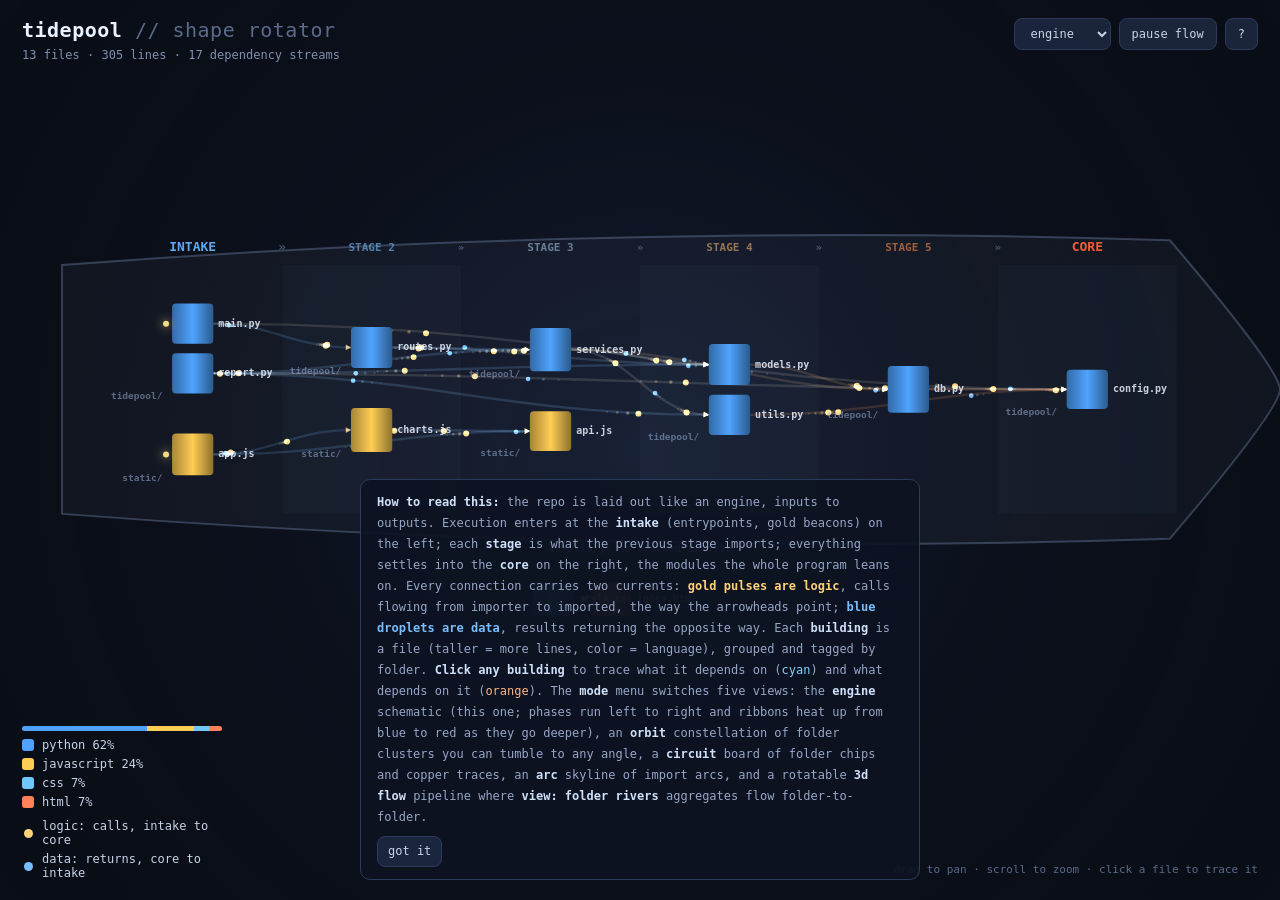
<file: demo/tidepool-codeflow.html>
<!DOCTYPE html>
<html lang="en">
<head>
<meta charset="utf-8">
<meta name="viewport" content="width=device-width, initial-scale=1">
<title>tidepool - shape rotator</title>
<style>
  :root { color-scheme: dark; }
  * { margin: 0; padding: 0; box-sizing: border-box; }
  html, body { height: 100%; overflow: hidden; background: #0a0e17; }
  body { font-family: ui-monospace, SFMono-Regular, Menlo, Consolas, monospace; color: #c8d3e8; }
  #scene { position: absolute; inset: 0; cursor: grab; }
  #scene.dragging { cursor: grabbing; }
  .hud { position: absolute; pointer-events: none; z-index: 2; }
  #title { top: 18px; left: 22px; }
  #title h1 { font-size: 20px; font-weight: 600; color: #eaf2ff; letter-spacing: 0.5px; }
  #title h1 .dim { color: #5a6a8a; font-weight: 400; }
  #stats { margin-top: 6px; font-size: 12px; color: #7f8fb0; }
  #legend { bottom: 20px; left: 22px; font-size: 12px; width: 200px; }
  #legend .row { display: flex; align-items: center; gap: 8px; margin-top: 5px; }
  #legend .sw { width: 12px; height: 12px; border-radius: 3px; display: inline-block; flex: none; }
  #legend .sw.dot { width: 9px; height: 9px; border-radius: 50%; margin: 0 1.5px; }
  #legend .bar { display: flex; width: 100%; height: 5px; border-radius: 3px; overflow: hidden; margin-bottom: 7px; }
  #legend .bar span { display: block; height: 100%; }
  #legend .flows { margin-top: 10px; }
  #controls { top: 18px; right: 22px; display: flex; gap: 8px; pointer-events: auto; z-index: 4; }
  #controls button, #controls select, #howto button {
    background: rgba(30, 41, 66, 0.85); color: #c8d3e8; border: 1px solid #2c3b5c;
    border-radius: 8px; padding: 7px 12px; font: inherit; font-size: 12px; cursor: pointer;
  }
  #controls button:hover, #controls select:hover { background: rgba(44, 59, 92, 0.9); }
  #controls select option { background: #131c30; color: #c8d3e8; }
  #controls button.active { border-color: #5b8dd9; color: #bcd8ff; }
  #tooltip {
    position: absolute; display: none; z-index: 3; pointer-events: none;
    background: rgba(13, 19, 33, 0.94); border: 1px solid #33456e; border-radius: 8px;
    padding: 10px 12px; font-size: 12px; max-width: 340px; box-shadow: 0 8px 30px rgba(0,0,0,0.5);
  }
  #tooltip .path { color: #8fd3ff; font-weight: 600; word-break: break-all; }
  #tooltip .meta { margin-top: 5px; color: #8494b5; line-height: 1.6; }
  #howto {
    position: absolute; bottom: 20px; left: 50%; transform: translateX(-50%);
    background: rgba(13, 19, 33, 0.92); border: 1px solid #2c3b5c; border-radius: 10px;
    padding: 12px 16px; font-size: 12px; z-index: 3; max-width: 560px; line-height: 1.75;
    color: #97a7c8;
  }
  #howto b { color: #cfe0fa; font-weight: 600; }
  #howto .dismiss { margin-top: 8px; padding: 4px 10px; }
  #panel {
    position: absolute; top: 64px; right: 22px; bottom: 20px; width: 300px; z-index: 3;
    background: rgba(13, 19, 33, 0.94); border: 1px solid #33456e; border-radius: 10px;
    padding: 14px; font-size: 12px; display: none; overflow-y: auto;
  }
  #panel h2 { font-size: 13px; color: #8fd3ff; word-break: break-all; line-height: 1.5; }
  #panel .meta { color: #7f8fb0; margin: 6px 0 10px; line-height: 1.6; }
  #panel h3 { font-size: 11px; text-transform: uppercase; letter-spacing: 1px; margin: 12px 0 4px; }
  #panel h3.deps { color: #7fd4ff; }
  #panel h3.users { color: #ffb37f; }
  #panel .item { padding: 4px 6px; border-radius: 5px; cursor: pointer; color: #b7c6e4; word-break: break-all; }
  #panel .item:hover { background: rgba(60, 90, 150, 0.35); color: #e6f0ff; }
  #panel .none { color: #5a6a8a; font-style: italic; padding: 2px 6px; }
  #panel .close { position: absolute; top: 10px; right: 10px; cursor: pointer; color: #5a6a8a; padding: 2px 7px; }
  #panel .close:hover { color: #c8d3e8; }
  #hintline { bottom: 20px; right: 22px; font-size: 11px; color: #5a6a8a; text-align: right; line-height: 1.7; }
  #empty { position: absolute; inset: 0; display: none; align-items: center; justify-content: center; color: #7f8fb0; font-size: 14px; }
</style>
</head>
<body>
<canvas id="scene"></canvas>
<div class="hud" id="title"><h1><span id="repo-name"></span> <span class="dim">// shape rotator</span></h1><div id="stats"></div></div>
<div class="hud" id="legend"></div>
<div class="hud" id="hintline">drag to rotate &middot; scroll to zoom &middot; click a building to trace it</div>
<div class="hud" id="controls">
  <select id="mode-select" title="Visualization mode">
    <option value="engine">engine</option>
    <option value="orbit">orbit</option>
    <option value="circuit">circuit</option>
    <option value="arc">arc</option>
    <option value="pipeline">3d flow</option>
  </select>
  <button id="btn-view" title="Switch between per-file streams and folder-level rivers">view: file streams</button>
  <button id="btn-pause">pause flow</button>
  <button id="btn-spin">stop spin</button>
  <button id="btn-help">?</button>
</div>
<div id="howto">
  <b>How to read this:</b> the repo is laid out like an engine, inputs to outputs. Execution enters at the <b>intake</b> (entrypoints, gold beacons) on the left; each <b>stage</b> is what the previous stage imports; everything settles into the <b>core</b> on the right, the modules the whole program leans on. Every connection carries two currents: <b style="color:#ffd278">gold pulses are logic</b>, calls flowing from importer to imported, the way the arrowheads point; <b style="color:#78beff">blue droplets are data</b>, results returning the opposite way. Each <b>building</b> is a file (taller = more lines, color = language), grouped and tagged by folder. <b>Click any building</b> to trace what it depends on (<span style="color:#7fd4ff">cyan</span>) and what depends on it (<span style="color:#ffb37f">orange</span>). The <b>mode</b> menu switches five views: the <b>engine</b> schematic (this one; phases run left to right and ribbons heat up from blue to red as they go deeper), an <b>orbit</b> constellation of folder clusters you can tumble to any angle, a <b>circuit</b> board of folder chips and copper traces, an <b>arc</b> skyline of import arcs, and a rotatable <b>3d flow</b> pipeline where <b>view: folder rivers</b> aggregates flow folder-to-folder.
  <div><button class="dismiss" id="howto-dismiss">got it</button></div>
</div>
<div id="panel">
  <div class="close" id="panel-close">&times;</div>
  <h2 id="panel-path"></h2>
  <div class="meta" id="panel-meta"></div>
  <h3 class="deps">calls into &middot; sends logic to <span id="panel-dep-count"></span></h3>
  <div id="panel-deps"></div>
  <h3 class="users">called by &middot; feeds data to <span id="panel-user-count"></span></h3>
  <div id="panel-users"></div>
</div>
<div id="tooltip"></div>
<div id="empty">No source files found in this codebase.</div>
<script>
"use strict";
const DATA = {"name": "tidepool", "files": [{"path": "config.py", "dir": ".", "loc": 18, "lang": "python", "entry": false}, {"path": "db.py", "dir": ".", "loc": 40, "lang": "python", "entry": false}, {"path": "main.py", "dir": ".", "loc": 20, "lang": "python", "entry": true}, {"path": "models.py", "dir": ".", "loc": 22, "lang": "python", "entry": false}, {"path": "report.py", "dir": ".", "loc": 20, "lang": "python", "entry": false}, {"path": "routes.py", "dir": ".", "loc": 22, "lang": "python", "entry": false}, {"path": "services.py", "dir": ".", "loc": 28, "lang": "python", "entry": false}, {"path": "utils.py", "dir": ".", "loc": 20, "lang": "python", "entry": false}, {"path": "static/api.js", "dir": "static", "loc": 19, "lang": "javascript", "entry": false}, {"path": "static/app.js", "dir": "static", "loc": 24, "lang": "javascript", "entry": true}, {"path": "static/charts.js", "dir": "static", "loc": 30, "lang": "javascript", "entry": false}, {"path": "static/index.html", "dir": "static", "loc": 20, "lang": "html", "entry": true}, {"path": "static/style.css", "dir": "static", "loc": 22, "lang": "css", "entry": false}], "edges": [{"from": 1, "to": 0, "weight": 1}, {"from": 2, "to": 0, "weight": 1}, {"from": 2, "to": 5, "weight": 1}, {"from": 3, "to": 1, "weight": 1}, {"from": 4, "to": 0, "weight": 1}, {"from": 4, "to": 3, "weight": 1}, {"from": 4, "to": 6, "weight": 1}, {"from": 4, "to": 7, "weight": 1}, {"from": 5, "to": 3, "weight": 1}, {"from": 5, "to": 6, "weight": 1}, {"from": 6, "to": 1, "weight": 1}, {"from": 6, "to": 3, "weight": 1}, {"from": 6, "to": 7, "weight": 1}, {"from": 7, "to": 0, "weight": 1}, {"from": 9, "to": 8, "weight": 1}, {"from": 9, "to": 10, "weight": 1}, {"from": 10, "to": 8, "weight": 1}], "totals": {"files": 13, "loc": 305, "edges": 17}};

const LANG_COLORS = {
  python:     [79, 163, 255],
  javascript: [255, 205, 84],
  typescript: [93, 135, 255],
  go:         [86, 214, 214],
  rust:       [255, 148, 92],
  ruby:       [255, 99, 112],
  java:       [212, 122, 235],
  kotlin:     [190, 140, 255],
  swift:      [255, 128, 64],
  c:          [150, 170, 200],
  cpp:        [120, 150, 220],
  csharp:     [140, 220, 130],
  php:        [130, 140, 230],
  html:       [255, 130, 90],
  css:        [110, 200, 255],
  shell:      [140, 230, 160],
  sql:        [230, 190, 120],
  lua:        [110, 130, 255],
  elixir:     [180, 120, 220],
  vue:        [80, 220, 160],
  svelte:     [255, 110, 60],
  other:      [130, 145, 175],
};
const DEP_COLOR = "rgba(127, 212, 255, ";   // what focused file depends on
const USER_COLOR = "rgba(255, 179, 127, ";  // what uses the focused file
// The two currents on every edge: warm gold logic (calls, importer -> imported,
// the arrowhead direction) and cool blue data (returns, flowing back).
const LOGIC_COLOR = "rgba(255, 210, 120, ";
const DATA_COLOR = "rgba(120, 190, 255, ";

const canvas = document.getElementById("scene");
const ctx = canvas.getContext("2d");
const tooltip = document.getElementById("tooltip");
let W = 0, H = 0, DPR = 1;

function resize() {
  DPR = Math.min(window.devicePixelRatio || 1, 2);
  W = window.innerWidth; H = window.innerHeight;
  canvas.width = W * DPR; canvas.height = H * DPR;
  canvas.style.width = W + "px"; canvas.style.height = H + "px";
  ctx.setTransform(DPR, 0, 0, DPR, 0, 0);
}
window.addEventListener("resize", resize);
resize();

// ---------- Model ----------
// The folder tree groups files for every mode; buildings are the shared
// per-file records the renderers draw from. 3D positions come from the
// pipeline layout below.
const CELL = 11, BW = 7;

function buildTree(data) {
  const root = { name: data.name, path: "", children: new Map(), files: [], level: 0 };
  data.files.forEach((f, i) => {
    const parts = f.dir === "." ? [] : f.dir.split("/");
    let node = root;
    for (const p of parts) {
      if (!node.children.has(p)) {
        node.children.set(p, {
          name: p, path: node.path ? node.path + "/" + p : p,
          children: new Map(), files: [], level: node.level + 1,
        });
      }
      node = node.children.get(p);
    }
    node.files.push(i);
  });
  // Collapse single-child chains (a/ containing only b/) into one labeled
  // group "a/b" - keeps deep trees legible without stacked empty groups.
  (function collapse(node) {
    for (const [key, child] of [...node.children]) {
      let c = child;
      while (c.children.size === 1 && c.files.length === 0) {
        const inner = [...c.children.values()][0];
        c = { ...inner, name: c.name + "/" + inner.name };
      }
      node.children.set(key, c);
      collapse(c);
    }
  })(root);
  (function relevel(node, lvl) {
    node.level = lvl;
    for (const c of node.children.values()) relevel(c, lvl + 1);
  })(root, 0);
  return root;
}

function buildModel(data) {
  const root = buildTree(data);
  const buildings = new Array(data.files.length);
  (function collect(node) {
    for (const child of node.children.values()) collect(child);
    for (const fi of node.files) {
      const f = data.files[fi];
      buildings[fi] = {
        f, x: 0, z: 0, baseY: 0,
        h: 4 + 3.4 * Math.log2(f.loc + 2),
        color: LANG_COLORS[f.lang] || LANG_COLORS.other,
        node,
        inDeg: 0, outDeg: 0,
      };
    }
  })(root);
  for (const e of data.edges) {
    if (buildings[e.from]) buildings[e.from].outDeg++;
    if (buildings[e.to]) buildings[e.to].inDeg++;
  }
  return { buildings, root, span: 100 };
}

// ---------- Pipeline layout: inputs -> outputs, like flow through an engine ----------
// Files are staged by dependency depth: stage 0 (intake) = files nothing else
// imports (entrypoints, scripts); each next stage = what the previous stage
// imports; the last stage (core) = the modules everything settles into.
const STAGE_GAP = 34, MAX_STAGE = 12;

function buildPipeline(data, buildings) {
  const n = data.files.length;
  // Import cycles would inflate naive longest-path layering, so first condense
  // strongly-connected components (Tarjan, iterative): every file in a cycle
  // shares a stage, and the SCC graph is a DAG we can layer exactly.
  const adj = Array.from({ length: n }, () => []);
  for (const e of data.edges) adj[e.from].push(e.to);
  const sccId = new Array(n).fill(-1);
  {
    const low = new Array(n).fill(0), num = new Array(n).fill(-1), onStk = new Array(n).fill(false);
    const stk = [];
    let counter = 0, sccCount = 0;
    for (let s0 = 0; s0 < n; s0++) {
      if (num[s0] !== -1) continue;
      const call = [[s0, 0]];
      while (call.length) {
        const frame = call[call.length - 1];
        const [v] = frame;
        if (frame[1] === 0) {
          num[v] = low[v] = counter++;
          stk.push(v); onStk[v] = true;
        }
        let advanced = false;
        while (frame[1] < adj[v].length) {
          const w = adj[v][frame[1]++];
          if (num[w] === -1) { call.push([w, 0]); advanced = true; break; }
          else if (onStk[w]) low[v] = Math.min(low[v], num[w]);
        }
        if (advanced) continue;
        if (low[v] === num[v]) {
          for (;;) {
            const w = stk.pop(); onStk[w] = false;
            sccId[w] = sccCount;
            if (w === v) break;
          }
          sccCount++;
        }
        call.pop();
        if (call.length) {
          const u = call[call.length - 1][0];
          low[u] = Math.min(low[u], low[v]);
        }
      }
    }
  }
  // Longest-path layering on the SCC DAG.
  const sccLayer = new Map();
  for (let i = 0; i < n; i++) sccLayer.set(sccId[i], 0);
  for (let pass = 0; pass < sccLayer.size; pass++) {
    let changed = false;
    for (const e of data.edges) {
      const a = sccId[e.from], b = sccId[e.to];
      if (a === b) continue;
      const cand = sccLayer.get(a) + 1;
      if (cand > sccLayer.get(b) && cand <= MAX_STAGE) { sccLayer.set(b, cand); changed = true; }
    }
    if (!changed) break;
  }
  const isolated = i => buildings[i] && buildings[i].inDeg === 0 && buildings[i].outDeg === 0;
  // Compress to consecutive stage numbers (drop empty layers).
  const used = [...new Set([...Array(n).keys()].filter(i => !isolated(i)).map(i => sccLayer.get(sccId[i])))].sort((a, b) => a - b);
  const remap = new Map(used.map((l, k) => [l, k]));
  const layer = new Array(n).fill(0);
  for (let i = 0; i < n; i++) layer[i] = remap.get(sccLayer.get(sccId[i])) || 0;
  let maxLayer = 0;
  for (let i = 0; i < n; i++) if (!isolated(i)) maxLayer = Math.max(maxLayer, layer[i]);
  for (let i = 0; i < n; i++) if (buildings[i]) buildings[i].stage = isolated(i) ? -1 : layer[i];

  // Group each stage by folder so the hierarchy stays readable inside stages.
  const stages = [];
  for (let sIdx = 0; sIdx <= maxLayer; sIdx++) {
    const groups = new Map();
    for (let i = 0; i < n; i++) {
      if (!buildings[i] || isolated(i) || layer[i] !== sIdx) continue;
      const key = buildings[i].node.path || "/";
      if (!groups.has(key)) groups.set(key, { name: buildings[i].node.name, idxs: [] });
      groups.get(key).idxs.push(i);
    }
    stages.push({ groups: [...groups.values()].sort((a, b) => b.idxs.length - a.idxs.length) });
  }
  const iso = [];
  for (let i = 0; i < n; i++) if (buildings[i] && isolated(i)) iso.push(i);

  // Place: X = stage axis, Z = files within a stage (grouped by folder).
  const stageMeta = [];
  const groupLabels = [];
  const COLS = 2;
  let maxHalfZ = 0;
  stages.forEach((st, sIdx) => {
    const x = sIdx * (COLS * CELL + STAGE_GAP);
    let z = 0;
    const placed = [];
    for (const g of st.groups) {
      const gz0 = z;
      g.idxs.sort((a, b) => data.files[b].loc - data.files[a].loc);
      g.idxs.forEach((fi, k) => {
        placed.push([fi, x + (k % COLS) * CELL, z + Math.floor(k / COLS) * CELL]);
      });
      const rows = Math.ceil(g.idxs.length / COLS);
      z += rows * CELL;
      groupLabels.push({ stage: sIdx, name: g.name, x: x + CELL / 2, z0: gz0, z1: z });
      z += 6;
    }
    const halfZ = (z - 6) / 2;
    maxHalfZ = Math.max(maxHalfZ, halfZ);
    for (const [fi, px, pz] of placed) {
      buildings[fi].pipePos = { x: px, z: pz - halfZ, baseY: 0 };
    }
    for (const gl of groupLabels) if (gl.stage === sIdx && gl.halfZ === undefined) {
      gl.halfZ = halfZ;
    }
    stageMeta.push({
      x: x + (COLS * CELL) / 2 - CELL / 2, halfZ,
      label: sIdx === 0 ? "intake: entrypoints"
           : sIdx === maxLayer ? "core: most depended on"
           : "stage " + (sIdx + 1),
      count: st.groups.reduce((sum, g) => sum + g.idxs.length, 0),
    });
  });
  // Files with no tracked imports sit in a bypass row behind the machine.
  const isoCols = Math.max(1, Math.ceil(iso.length / 3));
  iso.sort((a, b) => data.files[b].loc - data.files[a].loc).forEach((fi, k) => {
    buildings[fi].iso = true;
    buildings[fi].pipePos = {
      x: (k % isoCols) * CELL,
      z: maxHalfZ + 48 + Math.floor(k / isoCols) * CELL,
      baseY: 0,
    };
  });
  const totalW = (stages.length - 1) * (COLS * CELL + STAGE_GAP) + COLS * CELL;
  // Center the whole machine on the origin.
  const dx = totalW / 2;
  for (const b of buildings) if (b && b.pipePos) b.pipePos.x -= dx;
  for (const st of stageMeta) st.x -= dx;
  for (const gl of groupLabels) gl.x -= dx;
  return {
    stageMeta, groupLabels, isoCount: iso.length, maxHalfZ,
    isoZ: iso.length ? maxHalfZ + 48 : null,
    x0: stageMeta.length ? stageMeta[0].x : 0,
    x1: stageMeta.length ? stageMeta[stageMeta.length - 1].x : 0,
    span: Math.max(totalW * 0.8, maxHalfZ * 2 + (iso.length ? 80 : 0), 80),
  };
}

const INITIAL_MODE = /*__MODE__*/"engine";  // "engine" | "orbit" | "circuit" | "arc" | "pipeline"
let vizMode = INITIAL_MODE;
// Pin every building to its pipeline position, the single 3D layout.
function applyLayout() {
  city.span = city.pipe.span;
  for (const b of city.buildings) {
    if (!b) continue;
    b.x = b.pipePos.x;
    b.z = b.pipePos.z;
    b.baseY = b.pipePos.baseY;
  }
}

// ---------- Camera & projection ----------
const cam = {
  yaw: 0.35, pitch: 0.5, zoom: 1,
  autoSpin: true, spinSpeed: 0.1,
  lastInteract: -1e9,
  flickYaw: 0, flickPitch: 0,  // release momentum (orbit free-tumble)
};

function project(x, y, z, out) {
  const cy = Math.cos(cam.yaw), sy = Math.sin(cam.yaw);
  const xr = x * cy - z * sy;
  const zr = x * sy + z * cy;
  const cp = Math.cos(cam.pitch), sp = Math.sin(cam.pitch);
  const yr = y * cp - zr * sp;
  const zr2 = y * sp + zr * cp;
  const dist = city.span * 1.9;
  const F = city.span * 2.2;
  // Scale derives from the live viewport each call so resizes (and embeds
  // that start at 0x0) stay correct.
  const base = Math.min(W, H) / (city.span * 1.08);
  const s = (F / (F + zr2 + dist)) * cam.zoom * base;
  out.x = W / 2 + xr * s;
  out.y = H * 0.56 - yr * s;
  out.depth = zr2;
  out.s = s;
  return out;
}

// ---------- Flows ----------
function buildFlows(data, buildings) {
  const edges = [...data.edges].sort((a, b) => b.weight - a.weight);
  // One shared budget split between the two streams: gold logic pulses
  // (importer -> imported) and blue data droplets returning the other way.
  const MAX_PARTICLES = 240;
  const flows = [];
  let budget = MAX_PARTICLES;
  for (const e of edges) {
    const a = buildings[e.from], b = buildings[e.to];
    if (!a || !b) continue;
    const len = Math.hypot(b.x - a.x, b.z - a.z) || 1;
    const fl = { a, b, from: e.from, to: e.to, len, speed: 26 / len, logic: [], data: [] };
    if (budget > 1) {
      const n = Math.min(2 + Math.floor(Math.log2(e.weight + 1)), 4, budget);
      budget -= n;
      const nl = Math.ceil(n / 2);
      for (let i = 0; i < nl; i++) fl.logic.push({ t: Math.random(), jitter: (Math.random() - 0.5) * 2.2 });
      for (let i = 0; i < n - nl; i++) fl.data.push({ t: Math.random(), jitter: (Math.random() - 0.5) * 2.2 });
    }
    flows.push(fl);
  }
  return flows;
}

// Focused edges always animate, even past the particle budget.
function ensureParts(fl) {
  if (!fl.logic.length) fl.logic.push({ t: Math.random(), jitter: 0 });
  if (!fl.data.length) fl.data.push({ t: Math.random(), jitter: 0 });
}

// Folder-level rivers: edges aggregated by each file's containing folder, so
// the architecture (which folders feed which) reads at a glance.
function buildRivers(data, buildings, root) {
  const agg = new Map();
  for (const e of data.edges) {
    const a = buildings[e.from], b = buildings[e.to];
    if (!a || !b) continue;
    const ta = a.node, tb = b.node;
    if (ta === tb) continue;
    const key = ta.path + " " + tb.path;
    if (!agg.has(key)) agg.set(key, { a: ta, b: tb, weight: 0 });
    agg.get(key).weight += e.weight;
  }
  const nodeMembers = new Map();
  buildings.forEach((b, i) => {
    if (!b) return;
    if (!nodeMembers.has(b.node)) nodeMembers.set(b.node, []);
    nodeMembers.get(b.node).push(i);
  });
  const rivers = [];
  for (const r of agg.values()) {
    const n = Math.min(1 + Math.round(Math.sqrt(r.weight)), 5);
    const logic = [], dataParts = [];
    for (let i = 0; i < Math.max(1, Math.ceil(n / 2)); i++)
      logic.push({ t: Math.random(), jitter: (Math.random() - 0.5) * 3 });
    for (let i = 0; i < Math.max(1, Math.floor(n / 2)); i++)
      dataParts.push({ t: Math.random(), jitter: (Math.random() - 0.5) * 3 });
    rivers.push({
      aIdxs: nodeMembers.get(r.a) || [], bIdxs: nodeMembers.get(r.b) || [],
      weight: r.weight,
      nameA: r.a.name, nameB: r.b.name,
      speed: 0.35, logic, data: dataParts,
      width: 1 + Math.sqrt(r.weight) * 0.9,
    });
  }
  return rivers;
}

// A river's mouth/outlet track the live centroids of its folders' buildings.
function riverEnds(rv, buildings) {
  const cen = idxs => {
    let x = 0, z = 0;
    for (const i of idxs) { x += buildings[i].x; z += buildings[i].z; }
    const k = idxs.length || 1;
    return [x / k, z / k];
  };
  const [ax, az] = cen(rv.aIdxs), [bx, bz] = cen(rv.bIdxs);
  rv.ax = ax; rv.az = az; rv.bx = bx; rv.bz = bz;
  const len = Math.hypot(bx - ax, bz - az) || 1;
  rv.lift = 26 + len * 0.24;
}

function flowLift(fl) {
  const a = fl.a, b = fl.b;
  const len = Math.hypot(b.x - a.x, b.z - a.z) || 1;
  fl.lift = Math.max(a.baseY + a.h, b.baseY + b.h) + 8 + len * 0.2;
  return fl.lift;
}

function bez3(x0, y0, z0, x1, y1, z1, lift, t, out) {
  const mt = 1 - t;
  const cx = (x0 + x1) / 2, cz = (z0 + z1) / 2;
  out.x = mt * mt * x0 + 2 * mt * t * cx + t * t * x1;
  out.y = mt * mt * y0 + 2 * mt * t * lift + t * t * y1;
  out.z = mt * mt * z0 + 2 * mt * t * cz + t * t * z1;
  return out;
}

// ---------- Engine schematic (2D cross-section, like a jet-engine diagram) ----------
// Side view, inputs to outputs: labeled phase bands, files as blade rows
// grouped by folder, dependency ribbons that heat up (blue -> red) as flow
// moves deeper into the machine, all wrapped in a nacelle silhouette.
let engine = null;
const ecam = { zoom: 1, px: 0, py: 0 };

function buildEngine(data, buildings) {
  const SW = 130, BW2 = 30, VGAP = 7, GGAP = 22;
  let maxStage = 0;
  for (const b of buildings) if (b && b.stage > maxStage) maxStage = b.stage;
  const stages = [];
  for (let si = 0; si <= maxStage; si++) {
    const groups = new Map();
    buildings.forEach((b, i) => {
      if (!b || b.stage !== si) return;
      const key = b.node.path || "/";
      if (!groups.has(key)) groups.set(key, { name: b.node.name, idxs: [] });
      groups.get(key).idxs.push(i);
    });
    stages.push([...groups.values()].sort((a, b) => b.idxs.length - a.idxs.length));
  }
  const blades = {};
  const groupTags = [];
  let maxHalfH = 0;
  stages.forEach((groups, si) => {
    const x = si * SW;
    let y = 0;
    const placed = [];
    for (const g of groups) {
      const y0 = y;
      g.idxs.sort((a, b) => data.files[b].loc - data.files[a].loc);
      for (const fi of g.idxs) {
        const h = Math.max(13, Math.min(58, 6 + 5.2 * Math.log2(data.files[fi].loc + 2)));
        placed.push([fi, x, y, h]);
        y += h + VGAP;
      }
      groupTags.push({ stage: si, name: g.name, x, y: y - VGAP + 4 });
      y += GGAP;
    }
    const half = (y - GGAP - VGAP) / 2;
    maxHalfH = Math.max(maxHalfH, half);
    for (const [fi, bx, by, h] of placed) blades[fi] = { x: bx, y: by - half, w: BW2, h };
    for (const gt of groupTags) if (gt.stage === si && gt.half === undefined) { gt.half = half; gt.y -= half; }
  });
  // Standalone files ride in an auxiliary tray under the nacelle.
  const iso = [];
  buildings.forEach((b, i) => { if (b && b.stage === -1) iso.push(i); });
  iso.sort((a, b) => data.files[b].loc - data.files[a].loc);
  const trayY = maxHalfH + 78;
  const perRow = Math.max(4, Math.ceil(iso.length / 2));
  iso.forEach((fi, k) => {
    blades[fi] = {
      x: (k % perRow) * (BW2 + 12) + ((maxStage * SW) - (perRow - 1) * (BW2 + 12)) / 2,
      y: trayY + Math.floor(k / perRow) * 34, w: BW2, h: 24, iso: true,
    };
  });
  const trayRows = iso.length ? Math.ceil(iso.length / perRow) : 0;
  // Vertical extent includes the header row above and the aux tray below, so
  // the whole machine centers and fits regardless of tray size.
  const yTop = -(maxHalfH + 84);
  const yBottom = (iso.length ? trayY + trayRows * 34 : maxHalfH) + 60;
  return {
    blades, groupTags, maxStage, SW,
    w: maxStage * SW, halfH: maxHalfH,
    yTop, yBottom,
    trayY: iso.length ? trayY : null, isoCount: iso.length,
  };
}

function heatColor(frac, alpha) {
  // cool intake blue -> combustion orange -> exhaust red
  const stopsC = [[96, 178, 255], [140, 200, 255], [255, 170, 80], [255, 96, 60]];
  const t = Math.min(1, Math.max(0, frac)) * (stopsC.length - 1);
  const i = Math.min(stopsC.length - 2, Math.floor(t));
  const f = t - i;
  const c = stopsC[i].map((v, k) => Math.round(v + (stopsC[i + 1][k] - v) * f));
  return `rgba(${c[0]},${c[1]},${c[2]},${alpha})`;
}

function eXY(mx, my, out) {
  // engine-model -> screen
  const fit = Math.min(W / (engine.w + 280), H / (engine.yBottom - engine.yTop)) * ecam.zoom;
  out.x = W / 2 + (mx - engine.w / 2 + ecam.px) * fit;
  out.y = H / 2 + (my - (engine.yTop + engine.yBottom) / 2 + ecam.py) * fit;
  out.s = fit;
  return out;
}

function ebez(x0, y0, x1, y1, back, t, out) {
  const dx = x1 - x0;
  let c1x, c1y, c2x, c2y;
  if (!back) {
    c1x = x0 + dx * 0.42; c1y = y0;
    c2x = x1 - dx * 0.42; c2y = y1;
  } else {
    // Return flow loops under the engine like a bypass duct.
    const dip = engine.halfH + 46;
    c1x = x0 + 46; c1y = dip;
    c2x = x1 - 46; c2y = dip;
  }
  const mt = 1 - t;
  out.x = mt*mt*mt*x0 + 3*mt*mt*t*c1x + 3*mt*t*t*c2x + t*t*t*x1;
  out.y = mt*mt*mt*y0 + 3*mt*mt*t*c1y + 3*mt*t*t*c2y + t*t*t*y1;
  return out;
}

function renderEngine(now, dt) {
  ctx.clearRect(0, 0, W, H);
  const g = ctx.createRadialGradient(W / 2, H * 0.5, 10, W / 2, H * 0.5, Math.max(W, H) * 0.6);
  g.addColorStop(0, "rgba(38, 58, 105, 0.28)");
  g.addColorStop(1, "rgba(10, 14, 23, 0)");
  ctx.fillStyle = g;
  ctx.fillRect(0, 0, W, H);
  const focused = focusIdx >= 0;

  // --- Nacelle hull ---
  const a = {}, b = {}, c = {}, d = {};
  const HY = engine.halfH + 40;
  eXY(-95, -HY + 12, a); eXY(engine.w + 60, -HY - 6, b);
  eXY(engine.w + 60, HY + 6, c); eXY(-95, HY - 12, d);
  eXY(engine.w + 140, 0, tmp);
  ctx.beginPath();
  ctx.moveTo(a.x, a.y);
  ctx.quadraticCurveTo((a.x + b.x) / 2, Math.min(a.y, b.y) - 18, b.x, b.y);
  ctx.quadraticCurveTo(tmp.x, tmp.y - 20, tmp.x, tmp.y);      // nozzle top
  ctx.quadraticCurveTo(tmp.x, tmp.y + 20, c.x, c.y);          // nozzle bottom
  ctx.quadraticCurveTo((c.x + d.x) / 2, Math.max(c.y, d.y) + 18, d.x, d.y);
  ctx.closePath();
  ctx.fillStyle = "rgba(110, 125, 155, 0.07)";
  ctx.strokeStyle = "rgba(130, 150, 190, 0.35)";
  ctx.lineWidth = 2;
  ctx.fill(); ctx.stroke();

  // --- Phase bands + header ---
  ctx.textAlign = "center";
  for (let si = 0; si <= engine.maxStage; si++) {
    eXY(si * engine.SW, 0, tmp);
    const bandW = engine.SW * tmp.s;
    if (si % 2 === 1) {
      ctx.fillStyle = "rgba(80, 100, 140, 0.06)";
      ctx.fillRect(tmp.x - bandW / 2, a.y, bandW, d.y - a.y);
    }
    const label = si === 0 ? "INTAKE" : si === engine.maxStage ? "CORE" : "STAGE " + (si + 1);
    const isEnd = si === 0 || si === engine.maxStage;
    const hy = Math.max(a.y - 14, 64);
    if (isEnd || bandW >= 58) {
      ctx.font = `700 ${isEnd ? 13 : 11}px ui-monospace, Menlo, monospace`;
      ctx.fillStyle = heatColor(si / Math.max(1, engine.maxStage), isEnd ? 0.95 : 0.6);
      ctx.fillText(label, tmp.x, hy);
    }
    if (si < engine.maxStage && bandW >= 58) {
      ctx.fillStyle = "rgba(120, 150, 200, 0.5)";
      ctx.fillText("\u00bb", tmp.x + bandW / 2, hy);
    }
  }
  if (engine.trayY !== null) {
    eXY(engine.w / 2, engine.trayY - 22, tmp);
    ctx.font = "600 10.5px ui-monospace, Menlo, monospace";
    ctx.fillStyle = "rgba(127, 143, 176, 0.6)";
    ctx.fillText("auxiliary: no tracked imports", tmp.x, tmp.y);
  }

  // --- Ribbons (the flow) ---
  ctx.save();
  ctx.globalCompositeOperation = "lighter";
  for (const fl of flows) {
    const ba = engine.blades[fl.from], bb = engine.blades[fl.to];
    if (!ba || !bb) continue;
    let colorOverride = null, alpha = 0.16, width = 1.5, dimmedFlow = false;
    if (focused) {
      if (fl.from === focusIdx) colorOverride = DEP_COLOR + "0.5)";
      else if (fl.to === focusIdx) colorOverride = USER_COLOR + "0.5)";
      else dimmedFlow = true;
    }
    if (dimmedFlow) { alpha = 0.03; width = 1; }
    const sa = city.buildings[fl.from].stage, sb = city.buildings[fl.to].stage;
    const back = sb <= sa && !(city.buildings[fl.to].iso);
    const frac = ((sa + sb) / 2) / Math.max(1, engine.maxStage);
    const x0 = ba.x + ba.w / 2, y0 = ba.y + ba.h / 2;
    const x1 = bb.x - bb.w / 2, y1 = bb.y + bb.h / 2;
    ctx.beginPath();
    const STEPS = 14;
    for (let k = 0; k <= STEPS; k++) {
      ebez(x0, y0, x1, y1, back, k / STEPS, tmp);
      eXY(tmp.x, tmp.y, tmp2);
      k === 0 ? ctx.moveTo(tmp2.x, tmp2.y) : ctx.lineTo(tmp2.x, tmp2.y);
    }
    ctx.strokeStyle = colorOverride || heatColor(frac, alpha);
    ctx.lineWidth = width + (fl.logic.length > 1 ? 0.8 : 0);
    ctx.setLineDash(back ? [5, 5] : []);
    ctx.stroke();
    ctx.setLineDash([]);
    if (dimmedFlow) continue;
    // Arrowhead at the callee end: the direction logic flows.
    ebez(x0, y0, x1, y1, back, 0.94, tmp); eXY(tmp.x, tmp.y, tmp2);
    const ahx = tmp2.x, ahy = tmp2.y;
    ebez(x0, y0, x1, y1, back, 1, tmp); eXY(tmp.x, tmp.y, tmp2);
    arrowHead(ahx, ahy, tmp2.x, tmp2.y, Math.max(3, 4.2 * tmp2.s * 0.9),
      colorOverride || LOGIC_COLOR + "0.75)");
    // Gold logic pulses ride the ribbon forward; blue data droplets return.
    for (const pcl of fl.logic) {
      if (!flowPaused) { pcl.t += dt * 0.3; if (pcl.t >= 1) pcl.t %= 1; }
      for (let k = 0; k < 4; k++) {
        const tt = pcl.t - k * 0.02;
        if (tt < 0) continue;
        ebez(x0, y0, x1, y1, back, tt, tmp);
        eXY(tmp.x, tmp.y + pcl.jitter, tmp2);
        const r = (k === 0 ? 2.4 : 1.7 - k * 0.3) * Math.max(0.6, tmp2.s * 0.9);
        if (r <= 0) continue;
        ctx.beginPath();
        ctx.arc(tmp2.x, tmp2.y, r, 0, Math.PI * 2);
        ctx.fillStyle = LOGIC_COLOR + (k === 0 ? 0.95 : 0.4 - k * 0.08) + ")";
        ctx.fill();
      }
    }
    for (const pcl of fl.data) {
      if (!flowPaused) { pcl.t += dt * 0.22; if (pcl.t >= 1) pcl.t %= 1; }
      for (let k = 0; k < 4; k++) {
        const tt = pcl.t - k * 0.02;
        if (tt < 0) continue;
        ebez(x0, y0, x1, y1, back, 1 - tt, tmp);
        eXY(tmp.x, tmp.y + pcl.jitter, tmp2);
        const r = (k === 0 ? 1.9 : 1.4 - k * 0.3) * Math.max(0.6, tmp2.s * 0.9);
        if (r <= 0) continue;
        ctx.beginPath();
        ctx.arc(tmp2.x, tmp2.y, r, 0, Math.PI * 2);
        ctx.fillStyle = DATA_COLOR + (k === 0 ? 0.9 : 0.35 - k * 0.07) + ")";
        ctx.fill();
      }
    }
  }
  ctx.restore();

  // --- Blades (files) ---
  for (let i = 0; i < city.buildings.length; i++) {
    const bl = engine.blades[i];
    const bd = city.buildings[i];
    if (!bl || !bd) continue;
    eXY(bl.x - bl.w / 2, bl.y, tmp); eXY(bl.x + bl.w / 2, bl.y + bl.h, tmp2);
    const rx = tmp.x, ry = tmp.y, rw = tmp2.x - tmp.x, rh = tmp2.y - tmp.y;
    let ring = null, dim = bl.iso && !focused;
    if (focused) {
      if (i === focusIdx) ring = "rgba(255,255,255,0.95)";
      else if (focusDeps.has(i)) ring = DEP_COLOR + "0.9)";
      else if (focusUsers.has(i)) ring = USER_COLOR + "0.9)";
      else dim = true;
    }
    ctx.save();
    if (dim) ctx.globalAlpha = focused ? 0.15 : 0.45;
    const col = bd.color;
    const grad = ctx.createLinearGradient(rx, ry, rx + rw, ry);
    grad.addColorStop(0, `rgb(${Math.round(col[0]*0.65)},${Math.round(col[1]*0.65)},${Math.round(col[2]*0.65)})`);
    grad.addColorStop(0.5, `rgb(${col[0]},${col[1]},${col[2]})`);
    grad.addColorStop(1, `rgb(${Math.round(col[0]*0.55)},${Math.round(col[1]*0.55)},${Math.round(col[2]*0.55)})`);
    ctx.fillStyle = grad;
    ctx.beginPath();
    const rr = Math.min(4, rw / 3);
    ctx.roundRect(rx, ry, rw, rh, rr);
    ctx.fill();
    if (ring) { ctx.strokeStyle = ring; ctx.lineWidth = 2; ctx.stroke(); }
    if (bd.f.entry) {
      ctx.beginPath();
      ctx.arc(rx - 6, ry + rh / 2, 3, 0, Math.PI * 2);
      ctx.fillStyle = "rgba(255, 230, 140, 0.95)";
      ctx.shadowColor = "rgba(255, 220, 120, 0.9)";
      ctx.shadowBlur = 10;
      ctx.fill();
      ctx.shadowBlur = 0;
    }
    // File name on the blade when there's room.
    if (rh > 11 && rw > 20 && tmp2.s > 1.05) {
      const nm = bd.f.path.split("/").pop();
      ctx.font = `600 ${Math.min(10, rh * 0.5)}px ui-monospace, Menlo, monospace`;
      ctx.textAlign = "left";
      ctx.fillStyle = "rgba(234, 242, 255, 0.85)";
      const label = nm.length > 20 ? nm.slice(0, 18) + "…" : nm;
      ctx.fillText(label, rx + rw + 5, ry + rh / 2 + 3);
    }
    ctx.restore();
    bd._bbox = [rx, ry, tmp2.x, tmp2.y];
    bd._depth = 0;
  }

  // --- Folder tags ---
  ctx.textAlign = "right";
  ctx.font = "600 9.5px ui-monospace, Menlo, monospace";
  for (const gt of engine.groupTags) {
    eXY(gt.x - 22, gt.y, tmp);
    if (tmp.s < 0.85) continue;
    const nm = gt.name.length > 14 ? gt.name.slice(0, 12) + "…" : gt.name;
    ctx.fillStyle = "rgba(168, 190, 230, 0.5)";
    ctx.fillText(nm + "/", tmp.x, tmp.y);
  }
  ctx.textAlign = "center";
}

// ---------- Orbit constellation (3D folder clusters on a sphere) ----------
// Folders become clusters spread over a fibonacci sphere; each cluster's files
// sit on a small fibonacci shell around its center, so siblings stay together
// while the whole graph reads as one constellation.
let orbit = null;
const OCTA_LANGS = new Set(["html", "css", "sql", "shell"]);

function fibPoint(k, n, radius, out) {
  // Golden-angle spiral: spreads n points over a sphere without pole crowding.
  const y = n === 1 ? 0 : 1 - 2 * (k + 0.5) / n;
  const r = Math.sqrt(Math.max(0, 1 - y * y));
  const th = k * 2.399963229728653;
  out.x = Math.cos(th) * r * radius;
  out.y = y * radius;
  out.z = Math.sin(th) * r * radius;
  return out;
}

function buildOrbit(data, buildings) {
  const groups = new Map();
  buildings.forEach((b, i) => {
    if (!groups.has(b.node)) groups.set(b.node, { idxs: [] });
    groups.get(b.node).idxs.push(i);
  });
  const clusters = [...groups.values()].sort((a, b) => b.idxs.length - a.idxs.length);
  const R = Math.max(46, 20 * Math.sqrt(clusters.length));
  const p = {};
  let maxShell = 0;
  clusters.forEach((cl, ci) => {
    fibPoint(ci, clusters.length, clusters.length === 1 ? 0 : R, p);
    const cx = p.x, cy2 = p.y, cz = p.z;
    const shell = cl.idxs.length === 1 ? 0 : 7 + 3.2 * Math.sqrt(cl.idxs.length);
    maxShell = Math.max(maxShell, shell);
    cl.idxs.sort((a, b) => data.files[b].loc - data.files[a].loc);
    cl.idxs.forEach((fi, k) => {
      fibPoint(k, cl.idxs.length, shell, p);
      buildings[fi].orb = {
        x: cx + p.x, y: cy2 + p.y, z: cz + p.z,
        // Half-size by volume (cbrt) so a 10x file reads ~2x, clamped so tiny
        // configs stay clickable and monsters don't swallow their cluster.
        s: Math.min(7.5, Math.max(2, Math.cbrt(data.files[fi].loc + 1) * 0.75)),
        octa: OCTA_LANGS.has(data.files[fi].lang),
      };
    });
  });
  return { span: (R + maxShell) * 2.15 };
}

function renderOrbit(now, dt) {
  ctx.clearRect(0, 0, W, H);
  const g = ctx.createRadialGradient(W / 2, H * 0.5, 10, W / 2, H * 0.5, Math.max(W, H) * 0.6);
  g.addColorStop(0, "rgba(38, 58, 105, 0.3)");
  g.addColorStop(1, "rgba(10, 14, 23, 0)");
  ctx.fillStyle = g;
  ctx.fillRect(0, 0, W, H);
  // Flick momentum: released drags keep tumbling, decaying over ~2s.
  if (!dragging && (cam.flickYaw || cam.flickPitch)) {
    cam.yaw += cam.flickYaw * dt;
    cam.pitch += cam.flickPitch * dt;
    const decay = Math.exp(-2.2 * dt);
    cam.flickYaw *= decay;
    cam.flickPitch *= decay;
    if (Math.abs(cam.flickYaw) < 0.02 && Math.abs(cam.flickPitch) < 0.02)
      cam.flickYaw = cam.flickPitch = 0;
  }
  if (cam.autoSpin && focusIdx < 0 && now - cam.lastInteract > 3000) cam.yaw += cam.spinSpeed * dt;
  city.span = orbit.span;  // project() scales off the live span
  const focused = focusIdx >= 0;
  const lx = Math.cos(cam.yaw + 0.9), lz = Math.sin(cam.yaw + 0.9);

  // --- Solids, far to near. Every face has a consistent outward winding, so
  // the screen-space test in drawQuad/drawTri culls exactly the back faces at
  // any camera angle (poles and upside-down included); faces within a solid
  // draw far-to-near. Verified: cubes show 1-3 faces, octahedra 1-4, never 0.
  const order = city.buildings.map((b, i) => {
    project(b.orb.x, b.orb.y, b.orb.z, tmp);
    b._depth = tmp.depth;
    return i;
  }).sort((i, j) => city.buildings[j]._depth - city.buildings[i]._depth);
  for (const i of order) {
    const b = city.buildings[i];
    const o = b.orb, s = o.s;
    let dimmed = false, ring = null;
    if (focused) {
      if (i === focusIdx) ring = "rgba(255, 255, 255, 0.95)";
      else if (focusDeps.has(i)) ring = DEP_COLOR + "0.95)";
      else if (focusUsers.has(i)) ring = USER_COLOR + "0.95)";
      else dimmed = true;
    }
    const glow = (i === hoverIdx || i === focusIdx) ? 1.25 : 1;
    ctx.save();
    if (dimmed) ctx.globalAlpha = 0.15;
    let facesDrawn = 0;
    if (o.octa) {
      // Two 4-sided pyramids joined at a square equator; html/css/sql/shell
      // read as gems so support files stand apart from code cubes.
      const hs = s * 1.4;
      const eq = [[s, 0], [0, s], [-s, 0], [0, -s]];
      for (let k = 0; k < 4; k++) project(o.x + eq[k][0], o.y, o.z + eq[k][1], P[k]);
      project(o.x, o.y + hs, o.z, P[4]);
      project(o.x, o.y - hs, o.z, P[5]);
      // Face f: equator edge (f>>1, f>>1 + 1); even = upper tri, odd = lower.
      const faces = [0, 1, 2, 3, 4, 5, 6, 7];
      const fd = faces.map(f => {
        const k = f >> 1, k2 = (k + 1) % 4;
        return P[k].depth + P[k2].depth + (f & 1 ? P[5].depth : P[4].depth);
      });
      faces.sort((f1, f2) => fd[f2] - fd[f1]);
      for (const f of faces) {
        const k = f >> 1, k2 = (k + 1) % 4;
        const mx = eq[k][0] + eq[k2][0], mz = eq[k][1] + eq[k2][1];
        const lit = 0.42 + 0.4 * Math.max(0, (mx * lx + mz * lz) / (s * Math.SQRT2));
        const drawn = (f & 1)
          ? drawTri(P[k2], P[k], P[5], shade(b.color, lit * 0.62 * glow))
          : drawTri(P[k], P[k2], P[4], shade(b.color, Math.min(1.05, lit + 0.18) * glow));
        if (drawn) facesDrawn++;
      }
    } else {
      for (let k = 0; k < 4; k++) {
        const cxx = o.x + (k === 1 || k === 2 ? s : -s);
        const czz = o.z + (k >= 2 ? s : -s);
        project(cxx, o.y - s, czz, P[k]);
        project(cxx, o.y + s, czz, P[k + 4]);
      }
      // 4 sides + top + bottom, all wound outward: the cube stays closed
      // whichever way the constellation is tumbled.
      const faces = [
        [0, 1, 5, 4, 0, -1, 0], [1, 2, 6, 5, 1, 0, 0],
        [2, 3, 7, 6, 0, 1, 0], [3, 0, 4, 7, -1, 0, 0],
        [4, 5, 6, 7, 0, 0, 1], [3, 2, 1, 0, 0, 0, -1],
      ];
      const fdep = q => P[q[0]].depth + P[q[1]].depth + P[q[2]].depth + P[q[3]].depth;
      faces.sort((f1, f2) => fdep(f2) - fdep(f1));
      for (const [a, b2, c, d, nx, nz, ny] of faces) {
        const lit = ny > 0 ? 0.95 : ny < 0 ? 0.3 : 0.42 + 0.4 * Math.max(0, nx * lx + nz * lz);
        if (drawQuad(P[a], P[b2], P[c], P[d], shade(b.color, lit * glow))) facesDrawn++;
      }
    }
    b._faces = facesDrawn;  // read by the headless test harness
    ctx.restore();
    const nP = o.octa ? 6 : 8;
    let minx = 1e9, miny = 1e9, maxx = -1e9, maxy = -1e9;
    for (let k = 0; k < nP; k++) {
      minx = Math.min(minx, P[k].x); maxx = Math.max(maxx, P[k].x);
      miny = Math.min(miny, P[k].y); maxy = Math.max(maxy, P[k].y);
    }
    b._bbox = [minx, miny, maxx, maxy];
    if (ring) {
      project(o.x, o.y + s * 1.9, o.z, tmp);
      ctx.beginPath();
      ctx.arc(tmp.x, tmp.y, 6 * Math.max(cam.zoom, 0.6), 0, Math.PI * 2);
      ctx.strokeStyle = ring;
      ctx.lineWidth = 2;
      ctx.stroke();
    }
    if (b.f.entry && !dimmed) {
      project(o.x, o.y + s * 1.6, o.z, tmp);
      ctx.beginPath();
      ctx.arc(tmp.x, tmp.y, 2.6 * cam.zoom + 1, 0, Math.PI * 2);
      ctx.fillStyle = "rgba(255, 230, 140, 0.95)";
      ctx.shadowColor = "rgba(255, 220, 120, 0.9)";
      ctx.shadowBlur = 12;
      ctx.fill();
      ctx.shadowBlur = 0;
    }
  }

  // --- Import arcs: gold logic out (arrowheads), blue data returning ---
  ctx.save();
  ctx.globalCompositeOperation = "lighter";
  for (const fl of flows) {
    const oa = city.buildings[fl.from].orb, ob = city.buildings[fl.to].orb;
    let color = null, dimmedFlow = false;
    if (focused) {
      if (fl.from === focusIdx) color = DEP_COLOR;
      else if (fl.to === focusIdx) color = USER_COLOR;
      else dimmedFlow = true;
    }
    const len = Math.hypot(ob.x - oa.x, ob.y - oa.y, ob.z - oa.z) || 1;
    const lift = Math.max(oa.y, ob.y) + 6 + len * 0.16;
    drawArc(oa.x, oa.y, oa.z, ob.x, ob.y, ob.z, lift,
      color ? color + "0.4)" : `rgba(90, 170, 235, ${dimmedFlow ? 0.02 : 0.09})`,
      color ? 1.6 : 1, !dimmedFlow);
    if (dimmedFlow) continue;
    if (color) ensureParts(fl);
    const spd = Math.min(0.5, 30 / len);
    for (const pcl of fl.logic) {
      if (!flowPaused) { pcl.t += dt * spd; if (pcl.t >= 1) pcl.t %= 1; }
      for (let k = 0; k < 4; k++) {
        const tt = pcl.t - k * 0.02;
        if (tt < 0) continue;
        bez3(oa.x, oa.y, oa.z, ob.x, ob.y, ob.z, lift, tt, tmp);
        project(tmp.x, tmp.y, tmp.z, tmp2);
        const r = (k === 0 ? 2.2 : 1.6 - k * 0.28) * Math.max(cam.zoom, 0.5);
        if (r <= 0) continue;
        ctx.beginPath();
        ctx.arc(tmp2.x, tmp2.y, r, 0, Math.PI * 2);
        ctx.fillStyle = LOGIC_COLOR + (k === 0 ? 0.9 : 0.4 - k * 0.08) + ")";
        ctx.fill();
      }
    }
    for (const pcl of fl.data) {
      if (!flowPaused) { pcl.t += dt * spd * 0.75; if (pcl.t >= 1) pcl.t %= 1; }
      for (let k = 0; k < 4; k++) {
        const tt = pcl.t - k * 0.02;
        if (tt < 0) continue;
        bez3(oa.x, oa.y, oa.z, ob.x, ob.y, ob.z, lift, 1 - tt, tmp);
        project(tmp.x, tmp.y, tmp.z, tmp2);
        const r = (k === 0 ? 1.8 : 1.3 - k * 0.28) * Math.max(cam.zoom, 0.5);
        if (r <= 0) continue;
        ctx.beginPath();
        ctx.arc(tmp2.x, tmp2.y, r, 0, Math.PI * 2);
        ctx.fillStyle = DATA_COLOR + (k === 0 ? 0.85 : 0.35 - k * 0.07) + ")";
        ctx.fill();
      }
    }
  }
  ctx.restore();
}

// ---------- Circuit board (2D PCB schematic) ----------
// Every folder is a chip, its files are pads on the chip, and imports run as
// copper traces through the gutters with signal pulses along them.
let circuit = null;
const ccam = { zoom: 1, px: 0, py: 0 };

function buildCircuit(data, buildings) {
  const PS = 13, PGAP = 6, CPAD = 11, LABEL_H = 15, GUT = 46;
  const groups = new Map();
  buildings.forEach((b, i) => {
    if (!groups.has(b.node)) groups.set(b.node, { node: b.node, idxs: [] });
    groups.get(b.node).idxs.push(i);
  });
  const chips = [...groups.values()];
  for (const ch of chips) {
    ch.idxs.sort((a, b) => data.files[b].loc - data.files[a].loc);
    ch.cols = Math.max(1, Math.ceil(Math.sqrt(ch.idxs.length)));
    ch.rows = Math.ceil(ch.idxs.length / ch.cols);
    ch.w = ch.cols * (PS + PGAP) - PGAP + CPAD * 2;
    ch.h = ch.rows * (PS + PGAP) - PGAP + CPAD * 2 + LABEL_H;
  }
  // Shelf-pack chips onto a roughly square board with wide gutters so traces
  // have room to run between them (same idea as packRects, chip-sized).
  chips.sort((a, b) => b.w * b.h - a.w * a.h);
  const total = chips.reduce((s, c) => s + (c.w + GUT) * (c.h + GUT), 0);
  const targetW = Math.max(200, Math.sqrt(total) * 1.25);
  let cx = 0, cy = 0, shelfH = 0, maxX = 0;
  for (const ch of chips) {
    if (cx > 0 && cx + ch.w > targetW) { cx = 0; cy += shelfH + GUT; shelfH = 0; }
    ch.x = cx; ch.y = cy;
    cx += ch.w + GUT;
    shelfH = Math.max(shelfH, ch.h);
    maxX = Math.max(maxX, ch.x + ch.w);
  }
  const pads = {};
  for (const ch of chips) {
    ch.idxs.forEach((fi, k) => {
      pads[fi] = {
        x: ch.x + CPAD + (k % ch.cols) * (PS + PGAP),
        y: ch.y + LABEL_H + CPAD + Math.floor(k / ch.cols) * (PS + PGAP),
        w: PS, h: PS,
      };
    });
  }
  // Precomputed 3-segment Manhattan routes, pad center to pad center; the
  // segment lengths let pulses interpolate by distance at uniform speed.
  const routes = new Map();
  for (const e of data.edges) {
    const pa = pads[e.from], pb = pads[e.to];
    if (!pa || !pb) continue;
    const x0 = pa.x + PS / 2, y0 = pa.y + PS / 2;
    const x1 = pb.x + PS / 2, y1 = pb.y + PS / 2;
    const mx = (x0 + x1) / 2;
    const pts = [[x0, y0], [mx, y0], [mx, y1], [x1, y1]];
    let totalLen = 0;
    const lens = [];
    for (let k = 1; k < pts.length; k++) {
      const L = Math.abs(pts[k][0] - pts[k - 1][0]) + Math.abs(pts[k][1] - pts[k - 1][1]);
      lens.push(L);
      totalLen += L;
    }
    routes.set(e.from + "," + e.to, { pts, lens, total: Math.max(totalLen, 1) });
  }
  return { chips, pads, routes, w: maxX, h: cy + shelfH, LABEL_H };
}

function cXY(mx, my, out) {
  // circuit-model -> screen
  const fit = Math.min(W / (circuit.w + 120), H / (circuit.h + 120)) * ccam.zoom;
  out.x = W / 2 + (mx - circuit.w / 2 + ccam.px) * fit;
  out.y = H / 2 + (my - circuit.h / 2 + ccam.py) * fit;
  out.s = fit;
  return out;
}

function routeAt(rt, dist, out) {
  let d = dist;
  for (let k = 0; k < rt.lens.length; k++) {
    const L = rt.lens[k];
    if (d <= L || k === rt.lens.length - 1) {
      const f = L ? Math.min(1, d / L) : 0;
      out.x = rt.pts[k][0] + (rt.pts[k + 1][0] - rt.pts[k][0]) * f;
      out.y = rt.pts[k][1] + (rt.pts[k + 1][1] - rt.pts[k][1]) * f;
      return out;
    }
    d -= L;
  }
  return out;
}

function renderCircuit(now, dt) {
  ctx.clearRect(0, 0, W, H);
  const g = ctx.createRadialGradient(W / 2, H * 0.5, 10, W / 2, H * 0.5, Math.max(W, H) * 0.6);
  g.addColorStop(0, "rgba(30, 58, 44, 0.3)");
  g.addColorStop(1, "rgba(10, 14, 23, 0)");
  ctx.fillStyle = g;
  ctx.fillRect(0, 0, W, H);
  const focused = focusIdx >= 0;
  cXY(0, 0, tmp);
  const fit = tmp.s;

  // --- Board grid dots ---
  const step = 26;
  // Skip when zoomed out (dots would smear into noise) and only walk the
  // model range that's actually on screen.
  if (fit * step > 9) {
    ctx.fillStyle = "rgba(120, 175, 135, 0.1)";
    const mx0 = Math.max(-step * 2, -W / 2 / fit + circuit.w / 2 - ccam.px - step);
    const mx1 = Math.min(circuit.w + step * 2, W / 2 / fit + circuit.w / 2 - ccam.px + step);
    const my0 = Math.max(-step * 2, -H / 2 / fit + circuit.h / 2 - ccam.py - step);
    const my1 = Math.min(circuit.h + step * 2, H / 2 / fit + circuit.h / 2 - ccam.py + step);
    for (let gx = Math.floor(mx0 / step) * step; gx <= mx1; gx += step) {
      for (let gy = Math.floor(my0 / step) * step; gy <= my1; gy += step) {
        cXY(gx, gy, tmp);
        ctx.fillRect(tmp.x - 0.75, tmp.y - 0.75, 1.5, 1.5);
      }
    }
  }

  // --- Traces (under the chips so only gutter runs show) ---
  for (const fl of flows) {
    const rt = circuit.routes.get(fl.from + "," + fl.to);
    if (!rt) continue;
    let color = null, dimmedFlow = false;
    if (focused) {
      if (fl.from === focusIdx) color = DEP_COLOR + "0.6)";
      else if (fl.to === focusIdx) color = USER_COLOR + "0.6)";
      else dimmedFlow = true;
    }
    for (let k = 0; k < 4; k++) cXY(rt.pts[k][0], rt.pts[k][1], P[k]);
    ctx.beginPath();
    ctx.moveTo(P[0].x, P[0].y);
    // arcTo overshoots when the radius exceeds half a segment, so clamp it.
    const rr = Math.min(6 * fit,
      Math.abs(P[1].x - P[0].x) / 2, Math.abs(P[2].y - P[1].y) / 2, Math.abs(P[3].x - P[2].x) / 2);
    if (rr > 0.5) {
      ctx.arcTo(P[1].x, P[1].y, P[2].x, P[2].y, rr);
      ctx.arcTo(P[2].x, P[2].y, P[3].x, P[3].y, rr);
    } else {
      ctx.lineTo(P[1].x, P[1].y);
      ctx.lineTo(P[2].x, P[2].y);
    }
    ctx.lineTo(P[3].x, P[3].y);
    ctx.strokeStyle = color || `rgba(140, 200, 120, ${dimmedFlow ? 0.04 : 0.28})`;
    ctx.lineWidth = dimmedFlow ? 1 : 1.4;
    ctx.stroke();
  }

  // --- Chips ---
  ctx.textAlign = "center";
  for (const ch of circuit.chips) {
    cXY(ch.x, ch.y, tmp);
    cXY(ch.x + ch.w, ch.y + ch.h, tmp2);
    const rx = tmp.x, ry = tmp.y, rw = tmp2.x - rx, rh = tmp2.y - ry;
    ctx.beginPath();
    ctx.roundRect(rx, ry, rw, rh, Math.min(5 * fit, rw / 4));
    ctx.fillStyle = "rgba(16, 26, 21, 0.92)";
    ctx.fill();
    ctx.strokeStyle = "rgba(140, 200, 120, 0.3)";
    ctx.lineWidth = 1.2;
    ctx.stroke();
    if (rw > 46) {
      const nm = ch.node.name.length > 16 ? ch.node.name.slice(0, 15) + "…" : ch.node.name;
      ctx.font = `600 ${Math.min(10.5, circuit.LABEL_H * fit * 0.66)}px ui-monospace, Menlo, monospace`;
      ctx.fillStyle = "rgba(190, 225, 190, 0.7)";
      ctx.fillText(nm, rx + rw / 2, ry + Math.max(9, circuit.LABEL_H * fit * 0.8));
    }
  }

  // --- Pads (one per file) ---
  for (let i = 0; i < city.buildings.length; i++) {
    const pd = circuit.pads[i], b = city.buildings[i];
    if (!pd) continue;
    cXY(pd.x, pd.y, tmp);
    cXY(pd.x + pd.w, pd.y + pd.h, tmp2);
    const rx = tmp.x, ry = tmp.y, rw = tmp2.x - rx, rh = tmp2.y - ry;
    let ring = null, dim = false;
    if (focused) {
      if (i === focusIdx) ring = "rgba(255, 255, 255, 0.95)";
      else if (focusDeps.has(i)) ring = DEP_COLOR + "0.9)";
      else if (focusUsers.has(i)) ring = USER_COLOR + "0.9)";
      else dim = true;
    }
    ctx.save();
    if (dim) ctx.globalAlpha = 0.2;
    // Fixed pad size; loc shows as brightness so the grid stays regular.
    const k = 0.55 + 0.45 * Math.min(1, Math.log2(b.f.loc + 2) / 11);
    ctx.fillStyle = shade(b.color, k * (i === hoverIdx ? 1.25 : 1));
    ctx.fillRect(rx, ry, rw, rh);
    if (ring) {
      ctx.strokeStyle = ring;
      ctx.lineWidth = 2;
      ctx.strokeRect(rx - 1, ry - 1, rw + 2, rh + 2);
    }
    if (b.f.entry) {
      ctx.beginPath();
      ctx.arc(rx + rw / 2, ry - Math.max(3, 4 * fit), 2.4, 0, Math.PI * 2);
      ctx.fillStyle = "rgba(255, 230, 140, 0.95)";
      ctx.shadowColor = "rgba(255, 220, 120, 0.9)";
      ctx.shadowBlur = 8;
      ctx.fill();
      ctx.shadowBlur = 0;
    }
    ctx.restore();
    b._bbox = [rx, ry, tmp2.x, tmp2.y];
    b._depth = 0;
  }

  // --- Signal pulses (over everything, they're the live activity): gold
  // logic runs the trace toward the callee pad, blue data returns. ---
  ctx.save();
  ctx.globalCompositeOperation = "lighter";
  for (const fl of flows) {
    const rt = circuit.routes.get(fl.from + "," + fl.to);
    if (!rt) continue;
    let color = null;
    if (focused) {
      if (fl.from === focusIdx) color = DEP_COLOR;
      else if (fl.to === focusIdx) color = USER_COLOR;
      else continue;
      ensureParts(fl);
    }
    // Arrowhead where the trace enters the callee pad.
    cXY(rt.pts[2][0], rt.pts[2][1], tmp);
    cXY(rt.pts[3][0], rt.pts[3][1], tmp2);
    arrowHead(tmp.x, tmp.y, tmp2.x, tmp2.y, Math.max(3, 4 * fit),
      (color || LOGIC_COLOR) + "0.75)");
    const spd = Math.min(0.9, 110 / rt.total);
    for (const pcl of fl.logic) {
      if (!flowPaused) { pcl.t += dt * spd; if (pcl.t >= 1) pcl.t %= 1; }
      for (let k = 0; k < 3; k++) {
        const tt = pcl.t - k * 0.025;
        if (tt < 0) continue;
        routeAt(rt, tt * rt.total, tmp);
        cXY(tmp.x, tmp.y, tmp2);
        const r = (k === 0 ? 2.3 : 1.6 - k * 0.35) * Math.max(fit, 0.6);
        if (r <= 0) continue;
        ctx.beginPath();
        ctx.arc(tmp2.x, tmp2.y, r, 0, Math.PI * 2);
        ctx.fillStyle = LOGIC_COLOR + (k === 0 ? 0.9 : 0.35) + ")";
        ctx.fill();
      }
    }
    for (const pcl of fl.data) {
      if (!flowPaused) { pcl.t += dt * spd * 0.75; if (pcl.t >= 1) pcl.t %= 1; }
      for (let k = 0; k < 3; k++) {
        const tt = pcl.t - k * 0.025;
        if (tt < 0) continue;
        routeAt(rt, (1 - tt) * rt.total, tmp);
        cXY(tmp.x, tmp.y, tmp2);
        const r = (k === 0 ? 1.9 : 1.3 - k * 0.35) * Math.max(fit, 0.6);
        if (r <= 0) continue;
        ctx.beginPath();
        ctx.arc(tmp2.x, tmp2.y, r, 0, Math.PI * 2);
        ctx.fillStyle = DATA_COLOR + (k === 0 ? 0.85 : 0.3) + ")";
        ctx.fill();
      }
    }
  }
  ctx.restore();
}

// ---------- Arc skyline (2D arc diagram along a baseline) ----------
// Files stand on one baseline ordered by (stage, folder) so imports mostly
// point right: forward imports arc above the line, backward ones dip below.
let arcd = null;
const acam = { zoom: 1, px: 0, py: 0 };

function buildArcDiagram(data, buildings) {
  const BARW = 10, BGAP = 4, GGAP = 18;
  const live = [], iso = [];
  buildings.forEach((b, i) => (b.stage === -1 ? iso : live).push(i));
  live.sort((a, b) => {
    const A = buildings[a], B = buildings[b];
    if (A.stage !== B.stage) return A.stage - B.stage;
    if (A.node.path !== B.node.path) return A.node.path < B.node.path ? -1 : 1;
    return data.files[b].loc - data.files[a].loc;
  });
  const bars = {};
  const groupTags = [];
  let x = 0, gStart = 0, gNode = null, maxBarH = 0;
  for (const fi of live) {
    const b = buildings[fi];
    if (gNode !== b.node) {
      if (gNode !== null) {
        groupTags.push({ name: gNode.name, x0: gStart, x1: x - BGAP });
        x += GGAP;
      }
      gNode = b.node;
      gStart = x;
    }
    const h = Math.max(10, Math.min(92, 6 + 8.5 * Math.log2(data.files[fi].loc + 2)));
    maxBarH = Math.max(maxBarH, h);
    bars[fi] = { x, w: BARW, h };
    x += BARW + BGAP;
  }
  if (gNode !== null) groupTags.push({ name: gNode.name, x0: gStart, x1: x - BGAP });
  const w = Math.max(x - BGAP, 1);
  // Arc radii bound the vertical extent; the max span normalizes heat color.
  let maxSpan = 1, maxUp = 0, maxDown = 0;
  for (const e of data.edges) {
    const ba = bars[e.from], bb = bars[e.to];
    if (!ba || !bb) continue;
    const r = Math.abs((bb.x + bb.w / 2) - (ba.x + ba.w / 2)) / 2;
    maxSpan = Math.max(maxSpan, r * 2);
    if (bb.x >= ba.x) maxUp = Math.max(maxUp, r);
    else maxDown = Math.max(maxDown, r);
  }
  // Standalone files park in a dimmed block at the bottom right.
  const ISO_CELL = 12;
  const isoCols = Math.max(1, Math.min(iso.length, Math.ceil(Math.sqrt(iso.length * 3))));
  iso.sort((a, b) => data.files[b].loc - data.files[a].loc);
  const isoY = maxDown + 46;
  iso.forEach((fi, k) => {
    bars[fi] = {
      x: w - (isoCols - (k % isoCols)) * ISO_CELL,
      y: isoY + Math.floor(k / isoCols) * ISO_CELL,
      w: 8, h: 8, iso: true,
    };
  });
  const isoRows = iso.length ? Math.ceil(iso.length / isoCols) : 0;
  return {
    bars, groupTags, w, maxSpan,
    yTop: -(Math.max(maxUp, maxBarH) + 26),
    yBottom: (iso.length ? isoY + isoRows * ISO_CELL : maxDown + 30) + 12,
    isoX: iso.length ? w - isoCols * ISO_CELL : 0, isoY, isoCount: iso.length,
  };
}

function aXY(mx, my, out) {
  // arc-model -> screen
  const fit = Math.min(W / (arcd.w + 140), H / (arcd.yBottom - arcd.yTop + 70)) * acam.zoom;
  out.x = W / 2 + (mx - arcd.w / 2 + acam.px) * fit;
  out.y = H / 2 + (my - (arcd.yTop + arcd.yBottom) / 2 + acam.py) * fit;
  out.s = fit;
  return out;
}

function renderArcDiagram(now, dt) {
  ctx.clearRect(0, 0, W, H);
  const g = ctx.createRadialGradient(W / 2, H * 0.5, 10, W / 2, H * 0.5, Math.max(W, H) * 0.6);
  g.addColorStop(0, "rgba(38, 58, 105, 0.28)");
  g.addColorStop(1, "rgba(10, 14, 23, 0)");
  ctx.fillStyle = g;
  ctx.fillRect(0, 0, W, H);
  const focused = focusIdx >= 0;
  aXY(0, 0, tmp);
  const fit = tmp.s;

  // --- Baseline ---
  aXY(-16, 0, tmp);
  aXY(arcd.w + 16, 0, tmp2);
  ctx.beginPath();
  ctx.moveTo(tmp.x, tmp.y);
  ctx.lineTo(tmp2.x, tmp2.y);
  ctx.strokeStyle = "rgba(130, 150, 190, 0.35)";
  ctx.lineWidth = 1.5;
  ctx.stroke();

  // --- Arcs + particles (importer -> imported) ---
  ctx.save();
  ctx.globalCompositeOperation = "lighter";
  for (const fl of flows) {
    const ba = arcd.bars[fl.from], bb = arcd.bars[fl.to];
    if (!ba || !bb || ba.iso || bb.iso) continue;
    const x0 = ba.x + ba.w / 2, x1 = bb.x + bb.w / 2;
    if (x0 === x1) continue;
    const forward = x1 > x0;
    const r = Math.abs(x1 - x0) / 2;
    const cxm = (x0 + x1) / 2;
    let color = null, dimmedFlow = false;
    if (focused) {
      if (fl.from === focusIdx) color = DEP_COLOR;
      else if (fl.to === focusIdx) color = USER_COLOR;
      else dimmedFlow = true;
    }
    // The uniform scale of aXY maps model semicircles to screen circles.
    aXY(cxm, 0, tmp);
    ctx.beginPath();
    if (forward) ctx.arc(tmp.x, tmp.y, r * fit, Math.PI, Math.PI * 2);
    else ctx.arc(tmp.x, tmp.y, r * fit, 0, Math.PI);
    ctx.strokeStyle = color ? color + "0.55)"
      : heatColor((r * 2) / arcd.maxSpan, dimmedFlow ? 0.03 : 0.25);
    ctx.lineWidth = dimmedFlow ? 1 : 1.3;
    ctx.setLineDash(forward ? [] : [4, 4]);
    ctx.stroke();
    ctx.setLineDash([]);
    if (dimmedFlow) continue;
    // Arrowhead at the callee end of the arc (logic direction).
    const angEnd = forward ? Math.PI * 2 : Math.PI;
    aXY(cxm + Math.cos(angEnd - 0.15) * r, Math.sin(angEnd - 0.15) * r, tmp);
    aXY(cxm + Math.cos(angEnd) * r, Math.sin(angEnd) * r, tmp2);
    arrowHead(tmp.x, tmp.y, tmp2.x, tmp2.y, Math.max(3, 4 * fit),
      (color || LOGIC_COLOR) + "0.75)");
    if (color) ensureParts(fl);
    const spd = Math.min(0.6, 30 / (Math.PI * r + 1));
    // Gold logic runs source -> target along the arc; blue data returns.
    for (const pcl of fl.logic) {
      if (!flowPaused) { pcl.t += dt * spd; if (pcl.t >= 1) pcl.t %= 1; }
      for (let k = 0; k < 4; k++) {
        const tt = pcl.t - k * 0.02;
        if (tt < 0) continue;
        const ang = forward ? Math.PI + tt * Math.PI : tt * Math.PI;
        aXY(cxm + Math.cos(ang) * r, Math.sin(ang) * r, tmp2);
        const rad = (k === 0 ? 2.2 : 1.5 - k * 0.25) * Math.max(fit, 0.55);
        if (rad <= 0) continue;
        ctx.beginPath();
        ctx.arc(tmp2.x, tmp2.y, rad, 0, Math.PI * 2);
        ctx.fillStyle = LOGIC_COLOR + (k === 0 ? 0.9 : 0.35) + ")";
        ctx.fill();
      }
    }
    for (const pcl of fl.data) {
      if (!flowPaused) { pcl.t += dt * spd * 0.75; if (pcl.t >= 1) pcl.t %= 1; }
      for (let k = 0; k < 4; k++) {
        const tt = pcl.t - k * 0.02;
        if (tt < 0) continue;
        const ang = forward ? Math.PI + (1 - tt) * Math.PI : (1 - tt) * Math.PI;
        aXY(cxm + Math.cos(ang) * r, Math.sin(ang) * r, tmp2);
        const rad = (k === 0 ? 1.8 : 1.2 - k * 0.25) * Math.max(fit, 0.55);
        if (rad <= 0) continue;
        ctx.beginPath();
        ctx.arc(tmp2.x, tmp2.y, rad, 0, Math.PI * 2);
        ctx.fillStyle = DATA_COLOR + (k === 0 ? 0.85 : 0.3) + ")";
        ctx.fill();
      }
    }
  }
  ctx.restore();

  // --- Bars (files on the baseline; standalone squares bottom right) ---
  for (let i = 0; i < city.buildings.length; i++) {
    const br = arcd.bars[i], b = city.buildings[i];
    if (!br) continue;
    let ring = null, dim = br.iso && !focused;
    if (focused) {
      if (i === focusIdx) ring = "rgba(255, 255, 255, 0.95)";
      else if (focusDeps.has(i)) ring = DEP_COLOR + "0.9)";
      else if (focusUsers.has(i)) ring = USER_COLOR + "0.9)";
      else dim = true;
    }
    const y0 = br.iso ? br.y : -br.h, y1 = br.iso ? br.y + br.h : 0;
    aXY(br.x, y0, tmp);
    aXY(br.x + br.w, y1, tmp2);
    const rx = tmp.x, ry = tmp.y, rw = tmp2.x - rx, rh = tmp2.y - ry;
    ctx.save();
    if (dim) ctx.globalAlpha = focused ? 0.15 : 0.45;
    const col = b.color;
    const grad = ctx.createLinearGradient(rx, ry, rx, ry + rh);
    grad.addColorStop(0, `rgb(${col[0]},${col[1]},${col[2]})`);
    grad.addColorStop(1, `rgb(${Math.round(col[0] * 0.55)},${Math.round(col[1] * 0.55)},${Math.round(col[2] * 0.55)})`);
    ctx.fillStyle = grad;
    ctx.beginPath();
    ctx.roundRect(rx, ry, rw, rh, Math.min(2.5, rw / 3));
    ctx.fill();
    if (ring) {
      ctx.strokeStyle = ring;
      ctx.lineWidth = 2;
      ctx.stroke();
    }
    if (b.f.entry && !br.iso) {
      ctx.beginPath();
      ctx.arc(rx + rw / 2, ry - 5, 2.6, 0, Math.PI * 2);
      ctx.fillStyle = "rgba(255, 230, 140, 0.95)";
      ctx.shadowColor = "rgba(255, 220, 120, 0.9)";
      ctx.shadowBlur = 10;
      ctx.fill();
      ctx.shadowBlur = 0;
    }
    ctx.restore();
    b._bbox = [rx, ry, tmp2.x, tmp2.y];
    b._depth = 0;
  }

  // --- Folder tags + standalone label ---
  ctx.textAlign = "center";
  ctx.font = "600 9.5px ui-monospace, Menlo, monospace";
  for (const gt of arcd.groupTags) {
    if ((gt.x1 - gt.x0) * fit < 26) continue;
    aXY((gt.x0 + gt.x1) / 2, 12, tmp);
    const nm = gt.name.length > 14 ? gt.name.slice(0, 12) + "…" : gt.name;
    ctx.fillStyle = "rgba(168, 190, 230, 0.5)";
    ctx.fillText(nm + "/", tmp.x, tmp.y + 6);
  }
  if (arcd.isoCount) {
    aXY(arcd.isoX, arcd.isoY - 8, tmp);
    ctx.textAlign = "left";
    ctx.fillStyle = "rgba(127, 143, 176, 0.6)";
    ctx.fillText("standalone: no tracked imports", tmp.x, tmp.y);
    ctx.textAlign = "center";
  }
}

// ---------- State ----------
let city, flows, rivers;
let focusIdx = -1, focusDeps = new Set(), focusUsers = new Set();
let riverView = false, flowPaused = false;
const ripples = [];

function init() {
  if (!DATA || !DATA.files || DATA.files.length === 0) {
    document.getElementById("empty").style.display = "flex";
    document.getElementById("repo-name").textContent = DATA ? DATA.name : "no data";
    return false;
  }
  city = buildModel(DATA);
  city.pipe = buildPipeline(DATA, city.buildings);
  applyLayout();
  engine = buildEngine(DATA, city.buildings);
  // These three need .stage/.node, so they build after pipeline staging.
  orbit = buildOrbit(DATA, city.buildings);
  circuit = buildCircuit(DATA, city.buildings);
  arcd = buildArcDiagram(DATA, city.buildings);
  flows = buildFlows(DATA, city.buildings);
  rivers = buildRivers(DATA, city.buildings, city.root);

  document.getElementById("repo-name").textContent = DATA.name;
  document.getElementById("stats").textContent =
    `${DATA.totals.files} files · ${DATA.totals.loc.toLocaleString()} lines · ${DATA.totals.edges} dependency streams`;

  const langs = new Map();
  for (const f of DATA.files) langs.set(f.lang, (langs.get(f.lang) || 0) + f.loc);
  const totalLoc = [...langs.values()].reduce((s, v) => s + v, 0) || 1;
  const sorted = [...langs.entries()].sort((a, b) => b[1] - a[1]);
  const legend = document.getElementById("legend");
  // Thin stacked bar: each language's share of total LOC, in language colors.
  const bar = document.createElement("div");
  bar.className = "bar";
  for (const [lang, loc] of sorted) {
    const c = LANG_COLORS[lang] || LANG_COLORS.other;
    const seg = document.createElement("span");
    seg.style.background = `rgb(${c[0]},${c[1]},${c[2]})`;
    seg.style.width = (100 * loc / totalLoc) + "%";
    bar.appendChild(seg);
  }
  legend.appendChild(bar);
  sorted.slice(0, 8).forEach(([lang, loc]) => {
    const c = LANG_COLORS[lang] || LANG_COLORS.other;
    const pct = Math.round(100 * loc / totalLoc);
    const row = document.createElement("div");
    row.className = "row";
    row.innerHTML = `<span class="sw" style="background: rgb(${c[0]},${c[1]},${c[2]})"></span>${lang} ${pct < 1 ? "&lt;1" : pct}%`;
    legend.appendChild(row);
  });
  // The two currents every mode shares.
  const flowKey = document.createElement("div");
  flowKey.className = "flows";
  flowKey.innerHTML =
    `<div class="row"><span class="sw dot" style="background: rgb(255,210,120)"></span>logic: calls, intake to core</div>` +
    `<div class="row"><span class="sw dot" style="background: rgb(120,190,255)"></span>data: returns, core to intake</div>`;
  legend.appendChild(flowKey);
  return true;
}

// ---------- Focus mode ----------
function setFocus(idx) {
  focusIdx = idx;
  focusDeps.clear(); focusUsers.clear();
  const panel = document.getElementById("panel");
  if (idx < 0) { panel.style.display = "none"; return; }
  for (const e of DATA.edges) {
    if (e.from === idx) focusDeps.add(e.to);
    if (e.to === idx) focusUsers.add(e.from);
  }
  const b = city.buildings[idx];
  document.getElementById("panel-path").textContent = b.f.path;
  document.getElementById("panel-meta").innerHTML =
    `${b.f.loc.toLocaleString()} lines · ${b.f.lang}${b.f.entry ? " · entrypoint ✦" : ""}`;
  const fill = (elId, countId, set, emptyMsg) => {
    const el = document.getElementById(elId);
    document.getElementById(countId).textContent = `(${set.size})`;
    el.innerHTML = "";
    if (!set.size) {
      el.innerHTML = `<div class="none">${emptyMsg}</div>`;
      return;
    }
    [...set].map(i => city.buildings[i]).sort((x, y) => y.f.loc - x.f.loc).forEach(nb => {
      const div = document.createElement("div");
      div.className = "item";
      div.textContent = nb.f.path;
      div.addEventListener("click", () => setFocus(DATA.files.indexOf(nb.f)));
      el.appendChild(div);
    });
  };
  fill("panel-deps", "panel-dep-count", focusDeps, "imports nothing in this repo");
  fill("panel-users", "panel-user-count", focusUsers, "nothing in this repo imports it");
  panel.style.display = "block";
  cam.lastInteract = performance.now();
}

// ---------- Rendering ----------
const P = [{}, {}, {}, {}, {}, {}, {}, {}], tmp = {}, tmp2 = {};
let hoverIdx = -1;

function shade(color, k) {
  return `rgb(${Math.round(color[0] * k)},${Math.round(color[1] * k)},${Math.round(color[2] * k)})`;
}

function drawQuad(a, b, c, d, fill) {
  const area = (b.x - a.x) * (c.y - a.y) - (c.x - a.x) * (b.y - a.y);
  if (area >= 0) return false;
  ctx.beginPath();
  ctx.moveTo(a.x, a.y); ctx.lineTo(b.x, b.y); ctx.lineTo(c.x, c.y); ctx.lineTo(d.x, d.y);
  ctx.closePath();
  ctx.fillStyle = fill;
  ctx.fill();
  return true;
}

// Triangle with the same screen-space winding cull as drawQuad.
function drawTri(a, b, c, fill) {
  const area = (b.x - a.x) * (c.y - a.y) - (c.x - a.x) * (b.y - a.y);
  if (area >= 0) return false;
  ctx.beginPath();
  ctx.moveTo(a.x, a.y);
  ctx.lineTo(b.x, b.y);
  ctx.lineTo(c.x, c.y);
  ctx.closePath();
  ctx.fillStyle = fill;
  ctx.fill();
  return true;
}

// Small arrowhead at q, pointing along p -> q.
function arrowHead(px, py, qx, qy, size, fill) {
  const dx = qx - px, dy = qy - py;
  const L = Math.hypot(dx, dy) || 1;
  const ux = dx / L, uy = dy / L;
  ctx.beginPath();
  ctx.moveTo(qx, qy);
  ctx.lineTo(qx - ux * size - uy * size * 0.55, qy - uy * size + ux * size * 0.55);
  ctx.lineTo(qx - ux * size + uy * size * 0.55, qy - uy * size - ux * size * 0.55);
  ctx.closePath();
  ctx.fillStyle = fill;
  ctx.fill();
}

function drawArc(x0, y0, z0, x1, y1, z1, lift, stroke, width, arrow) {
  bez3(x0, y0, z0, x1, y1, z1, lift, 0, tmp); project(tmp.x, tmp.y, tmp.z, P[0]);
  bez3(x0, y0, z0, x1, y1, z1, lift, 0.5, tmp); project(tmp.x, tmp.y, tmp.z, P[1]);
  bez3(x0, y0, z0, x1, y1, z1, lift, 1, tmp); project(tmp.x, tmp.y, tmp.z, P[2]);
  ctx.beginPath();
  ctx.moveTo(P[0].x, P[0].y);
  ctx.quadraticCurveTo(2 * P[1].x - (P[0].x + P[2].x) / 2, 2 * P[1].y - (P[0].y + P[2].y) / 2, P[2].x, P[2].y);
  ctx.strokeStyle = stroke;
  ctx.lineWidth = width;
  ctx.stroke();
  // Gold arrowhead at the target end: which way logic flows on this edge.
  if (arrow) {
    bez3(x0, y0, z0, x1, y1, z1, lift, 0.92, tmp);
    project(tmp.x, tmp.y, tmp.z, P[1]);
    arrowHead(P[1].x, P[1].y, P[2].x, P[2].y,
      4.5 * Math.max(cam.zoom, 0.5), LOGIC_COLOR + "0.7)");
  }
}

// One particle stream along an arc; rev runs it target -> source (data returns).
function drawParticles(parts, speed, x0, y0, z0, x1, y1, z1, lift, dt, color, radius, rev) {
  for (const p of parts) {
    if (!flowPaused) {
      p.t += speed * dt * 0.55;
      if (p.t >= 1) {
        p.t %= 1;
        // Cap ripples so dense graphs don't dissolve into ring noise; only
        // logic arrivals splash at the callee.
        if (!rev && ripples.length < 14) ripples.push({ x: x1, y: y1, z: z1, age: 0 });
      }
    }
    for (let k = 0; k < 5; k++) {
      const tt = p.t - k * 0.018;
      if (tt < 0) continue;
      bez3(x0, y0, z0, x1, y1, z1, lift, rev ? 1 - tt : tt, tmp);
      project(tmp.x + p.jitter, tmp.y, tmp.z + p.jitter, tmp2);
      const r = (k === 0 ? radius : radius * 0.72 - k * 0.2) * Math.max(cam.zoom, 0.5);
      if (r <= 0) continue;
      ctx.beginPath();
      ctx.arc(tmp2.x, tmp2.y, r, 0, Math.PI * 2);
      ctx.fillStyle = k === 0 ? color + "0.92)" : color + (0.5 - k * 0.09) + ")";
      ctx.fill();
    }
  }
}

function render(now, dt) {
  if (vizMode === "engine") { renderEngine(now, dt); return; }
  if (vizMode === "orbit") { renderOrbit(now, dt); return; }
  if (vizMode === "circuit") { renderCircuit(now, dt); return; }
  if (vizMode === "arc") { renderArcDiagram(now, dt); return; }
  ctx.clearRect(0, 0, W, H);
  const g = ctx.createRadialGradient(W / 2, H * 0.62, 10, W / 2, H * 0.62, Math.max(W, H) * 0.55);
  g.addColorStop(0, "rgba(38, 58, 105, 0.35)");
  g.addColorStop(1, "rgba(10, 14, 23, 0)");
  ctx.fillStyle = g;
  ctx.fillRect(0, 0, W, H);

  if (cam.autoSpin && focusIdx < 0 && now - cam.lastInteract > 3000) cam.yaw += cam.spinSpeed * dt;

  const labelJobs = [];

  // --- Pipeline engine bed ---
  {
    const pa = 1;
    const pipe = city.pipe;
    const bx0 = pipe.x0 - CELL * 2, bx1 = pipe.x1 + CELL * 2, bz = pipe.maxHalfZ + 9;
    project(bx0, 0, -bz, P[0]); project(bx1, 0, -bz, P[1]);
    project(bx1, 0, bz, P[2]); project(bx0, 0, bz, P[3]);
    ctx.beginPath();
    ctx.moveTo(P[0].x, P[0].y); ctx.lineTo(P[1].x, P[1].y);
    ctx.lineTo(P[2].x, P[2].y); ctx.lineTo(P[3].x, P[3].y);
    ctx.closePath();
    ctx.fillStyle = `rgba(52, 76, 130, ${0.11 * pa})`;
    ctx.strokeStyle = `rgba(90, 120, 185, ${0.2 * pa})`;
    ctx.fill(); ctx.stroke();
    // Stage ticks + labels along whichever long edge faces the camera.
    const frontZ = P[3].y + P[2].y > P[0].y + P[1].y ? bz : -bz;
    for (let si = 0; si < pipe.stageMeta.length; si++) {
      const st = pipe.stageMeta[si];
      project(st.x, 0, frontZ, tmp);
      project(st.x, 0, -frontZ, tmp2);
      ctx.beginPath();
      ctx.moveTo(tmp.x, tmp.y); ctx.lineTo(tmp2.x, tmp2.y);
      ctx.strokeStyle = `rgba(90, 120, 185, ${0.08 * pa})`;
      ctx.stroke();
      const isEnd = si === 0 || si === pipe.stageMeta.length - 1;
      labelJobs.push({
        text: isEnd ? st.label : String(si + 1),
        x: tmp.x, y: tmp.y + 15,
        size: isEnd ? 11.5 : 10, alpha: (isEnd ? 0.85 : 0.5) * pa,
      });
    }
    if (pipe.isoZ !== null) {
      project(0, 0, pipe.isoZ + 4, tmp);
      labelJobs.push({ text: "standalone files (no tracked imports)", x: tmp.x, y: tmp.y + 24, size: 10, alpha: 0.45 * pa });
    }
    // Folder tags inside each stage keep the hierarchy readable.
    for (const gl of city.pipe.groupLabels) {
      if (gl.halfZ === undefined) continue;
      project(gl.x, 0, gl.z1 - gl.halfZ - 2, tmp);
      if (tmp.s > 1.35) {
        const nm = gl.name.length > 14 ? gl.name.slice(0, 12) + "…" : gl.name;
        labelJobs.push({ text: nm + "/", x: tmp.x, y: tmp.y + 10, size: 9.5, alpha: 0.42 * pa });
      }
    }
  }

  // --- Buildings, far to near ---
  const order = city.buildings.map((b, i) => {
    project(b.x, b.baseY, b.z, tmp);
    b._depth = tmp.depth;
    return i;
  }).sort((i, j) => city.buildings[j]._depth - city.buildings[i]._depth);

  const lx = Math.cos(cam.yaw + 0.9), lz = Math.sin(cam.yaw + 0.9);
  const focused = focusIdx >= 0;

  for (const i of order) {
    const b = city.buildings[i];
    const hw = BW / 2;
    for (let k = 0; k < 4; k++) {
      const cx = b.x + (k === 1 || k === 2 ? hw : -hw);
      const cz = b.z + (k >= 2 ? hw : -hw);
      project(cx, b.baseY, cz, P[k]);
      project(cx, b.baseY + b.h, cz, P[k + 4]);
    }
    let dimmed = false, ring = null;
    if (b.iso && !focused) dimmed = i !== hoverIdx;
    if (focused) {
      if (i === focusIdx) ring = "rgba(255, 255, 255, 0.95)";
      else if (focusDeps.has(i)) ring = DEP_COLOR + "0.95)";
      else if (focusUsers.has(i)) ring = USER_COLOR + "0.95)";
      else dimmed = true;
    }
    const glow = (i === hoverIdx || i === focusIdx) ? 1.25 : 1;
    ctx.save();
    if (dimmed) ctx.globalAlpha = focused ? 0.18 : 0.45;
    const sides = [
      [0, 1, 5, 4, 0, -1], [1, 2, 6, 5, 1, 0],
      [2, 3, 7, 6, 0, 1], [3, 0, 4, 7, -1, 0],
    ];
    for (const [a, bb, c, d, nx, nz] of sides) {
      const lit = 0.42 + 0.4 * Math.max(0, nx * lx + nz * lz);
      drawQuad(P[a], P[bb], P[c], P[d], shade(b.color, lit * glow));
    }
    drawQuad(P[7], P[6], P[5], P[4], shade(b.color, 0.95 * glow));
    ctx.restore();
    if (ring) {
      project(b.x, b.baseY + b.h, b.z, tmp);
      ctx.beginPath();
      ctx.arc(tmp.x, tmp.y, 6 * Math.max(cam.zoom, 0.6), 0, Math.PI * 2);
      ctx.strokeStyle = ring;
      ctx.lineWidth = 2;
      ctx.stroke();
    }
    if (b.f.entry && !dimmed) {
      project(b.x, b.baseY + b.h, b.z, tmp);
      ctx.beginPath();
      ctx.arc(tmp.x, tmp.y, 2.6 * cam.zoom + 1, 0, Math.PI * 2);
      ctx.fillStyle = "rgba(255, 230, 140, 0.95)";
      ctx.shadowColor = "rgba(255, 220, 120, 0.9)";
      ctx.shadowBlur = 12;
      ctx.fill();
      ctx.shadowBlur = 0;
    }
    let minx = 1e9, miny = 1e9, maxx = -1e9, maxy = -1e9;
    for (let k = 0; k < 8; k++) {
      minx = Math.min(minx, P[k].x); maxx = Math.max(maxx, P[k].x);
      miny = Math.min(miny, P[k].y); maxy = Math.max(maxy, P[k].y);
    }
    b._bbox = [minx, miny, maxx, maxy];
  }

  // --- Folder labels above buildings so the hierarchy stays legible ---
  ctx.textAlign = "center";
  for (const lj of labelJobs) {
    ctx.font = `600 ${lj.size}px ui-monospace, Menlo, monospace`;
    ctx.fillStyle = `rgba(10, 14, 23, ${lj.alpha * 0.85})`;
    ctx.fillText(lj.text, lj.x + 1, lj.y + 1);
    ctx.fillStyle = `rgba(168, 190, 230, ${lj.alpha})`;
    ctx.fillText(lj.text, lj.x, lj.y);
  }

  // --- Water: gold logic downstream, blue data swimming back ---
  ctx.save();
  ctx.globalCompositeOperation = "lighter";
  if (focused) {
    // Only the focused file's flows: cyan strokes for its dependencies,
    // orange for its users; particles keep the logic/data scheme.
    for (const fl of flows) {
      let color = null;
      if (fl.from === focusIdx) color = DEP_COLOR;
      else if (fl.to === focusIdx) color = USER_COLOR;
      if (!color) continue;
      const a = fl.a, b = fl.b;
      flowLift(fl);
      drawArc(a.x, a.baseY + a.h, a.z, b.x, b.baseY + b.h, b.z, fl.lift, color + "0.35)", 1.6, true);
      ensureParts(fl);
      drawParticles(fl.logic, fl.speed, a.x, a.baseY + a.h, a.z, b.x, b.baseY + b.h, b.z, fl.lift, dt, LOGIC_COLOR, 2.4, false);
      drawParticles(fl.data, fl.speed * 0.75, a.x, a.baseY + a.h, a.z, b.x, b.baseY + b.h, b.z, fl.lift, dt, DATA_COLOR, 1.9, true);
    }
  } else if (riverView) {
    for (const rv of rivers) {
      riverEnds(rv, city.buildings);
      drawArc(rv.ax, 4, rv.az, rv.bx, 4, rv.bz, rv.lift, "rgba(90, 170, 235, 0.22)", rv.width, true);
      drawParticles(rv.logic, rv.speed, rv.ax, 4, rv.az, rv.bx, 4, rv.bz, rv.lift, dt, LOGIC_COLOR, 3, false);
      drawParticles(rv.data, rv.speed * 0.75, rv.ax, 4, rv.az, rv.bx, 4, rv.bz, rv.lift, dt, DATA_COLOR, 2.4, true);
    }
  } else {
    for (const fl of flows) {
      const a = fl.a, b = fl.b;
      flowLift(fl);
      drawArc(a.x, a.baseY + a.h, a.z, b.x, b.baseY + b.h, b.z, fl.lift, "rgba(90, 170, 235, 0.07)", 1, true);
      drawParticles(fl.logic, fl.speed, a.x, a.baseY + a.h, a.z, b.x, b.baseY + b.h, b.z, fl.lift, dt, LOGIC_COLOR, 2.2, false);
      drawParticles(fl.data, fl.speed * 0.75, a.x, a.baseY + a.h, a.z, b.x, b.baseY + b.h, b.z, fl.lift, dt, DATA_COLOR, 1.8, true);
    }
  }
  for (let i = ripples.length - 1; i >= 0; i--) {
    const r = ripples[i];
    if (!flowPaused) r.age += dt;
    if (r.age > 0.8) { ripples.splice(i, 1); continue; }
    project(r.x, r.y, r.z, tmp);
    ctx.beginPath();
    ctx.arc(tmp.x, tmp.y, 2 + r.age * 26 * cam.zoom, 0, Math.PI * 2);
    ctx.strokeStyle = `rgba(130, 200, 250, ${0.5 * (1 - r.age / 0.8)})`;
    ctx.lineWidth = 1.4;
    ctx.stroke();
  }
  ctx.restore();
}

// ---------- Interaction ----------
let dragging = false, lastX = 0, lastY = 0, moved = 0;
// Release velocity for orbit flick momentum (radians/second, smoothed).
let velYaw = 0, velPitch = 0, lastDragT = 0;
canvas.addEventListener("mousedown", e => {
  dragging = true; moved = 0; lastX = e.clientX; lastY = e.clientY;
  velYaw = velPitch = 0;
  cam.flickYaw = cam.flickPitch = 0;  // grabbing catches a tumbling scene
  lastDragT = performance.now();
  canvas.classList.add("dragging");
  cam.lastInteract = performance.now();
});
window.addEventListener("mouseup", e => {
  if (dragging && moved < 5 && city) {
    const hit = hitTest(e.clientX, e.clientY);
    setFocus(hit);
  } else if (dragging && vizMode === "orbit" && performance.now() - lastDragT < 120) {
    // Flick: keep the last drag velocity as momentum.
    cam.flickYaw = velYaw;
    cam.flickPitch = velPitch;
  }
  dragging = false;
  canvas.classList.remove("dragging");
});
function orbitDrag(dx, dy) {
  // Free tumble: no pitch clamp, so the constellation rolls over the poles.
  const dyaw = dx * 0.008, dpitch = dy * 0.005;
  cam.yaw += dyaw;
  cam.pitch += dpitch;
  const nowT = performance.now();
  const dts = Math.max(8, nowT - lastDragT) / 1000;
  velYaw = 0.6 * velYaw + 0.4 * (dyaw / dts);
  velPitch = 0.6 * velPitch + 0.4 * (dpitch / dts);
  lastDragT = nowT;
}
window.addEventListener("mousemove", e => {
  if (dragging) {
    if (vizMode === "engine") {
      const fit = Math.min(W / (engine.w + 260), H / (engine.halfH * 2 + 300)) * ecam.zoom;
      ecam.px += (e.clientX - lastX) / fit;
      ecam.py += (e.clientY - lastY) / fit;
    } else if (vizMode === "circuit" || vizMode === "arc") {
      const fc = vizMode === "circuit" ? ccam : acam;
      (vizMode === "circuit" ? cXY : aXY)(0, 0, tmp);
      fc.px += (e.clientX - lastX) / tmp.s;
      fc.py += (e.clientY - lastY) / tmp.s;
    } else if (vizMode === "orbit") {
      orbitDrag(e.clientX - lastX, e.clientY - lastY);
    } else {
      cam.yaw += (e.clientX - lastX) * 0.008;
      cam.pitch = Math.min(1.35, Math.max(0.15, cam.pitch + (e.clientY - lastY) * 0.005));
    }
    moved += Math.abs(e.clientX - lastX) + Math.abs(e.clientY - lastY);
    lastX = e.clientX; lastY = e.clientY;
    cam.lastInteract = performance.now();
    tooltip.style.display = "none";
    hoverIdx = -1;
    return;
  }
  if (!city) return;
  hoverIdx = hitTest(e.clientX, e.clientY);
  if (hoverIdx >= 0) {
    const b = city.buildings[hoverIdx];
    tooltip.innerHTML = `<div class="path">${b.f.path}</div>
      <div class="meta">${b.f.loc.toLocaleString()} lines · ${b.f.lang}${b.f.entry ? " · entrypoint ✦" : ""}<br>
      depends on ${b.outDeg} · used by ${b.inDeg} · click to trace</div>`;
    tooltip.style.display = "block";
    tooltip.style.left = Math.min(e.clientX + 16, W - 360) + "px";
    tooltip.style.top = Math.min(e.clientY + 16, H - 96) + "px";
  } else {
    tooltip.style.display = "none";
  }
});
function hitTest(mx, my) {
  let best = -1, bestDepth = 1e18;
  for (let i = 0; i < city.buildings.length; i++) {
    const bb = city.buildings[i]._bbox;
    if (!bb) continue;
    if (mx >= bb[0] && mx <= bb[2] && my >= bb[1] && my <= bb[3]) {
      if (city.buildings[i]._depth < bestDepth) { bestDepth = city.buildings[i]._depth; best = i; }
    }
  }
  return best;
}
canvas.addEventListener("wheel", e => {
  e.preventDefault();
  if (vizMode === "engine" || vizMode === "circuit" || vizMode === "arc") {
    const fc = vizMode === "engine" ? ecam : vizMode === "circuit" ? ccam : acam;
    fc.zoom = Math.min(5, Math.max(0.35, fc.zoom * (e.deltaY > 0 ? 0.92 : 1.09)));
  } else {
    cam.zoom = Math.min(4, Math.max(0.3, cam.zoom * (e.deltaY > 0 ? 0.92 : 1.09)));
  }
  cam.lastInteract = performance.now();
}, { passive: false });

let touchDist = 0;
canvas.addEventListener("touchstart", e => {
  cam.lastInteract = performance.now();
  velYaw = velPitch = 0;
  cam.flickYaw = cam.flickPitch = 0;
  lastDragT = performance.now();
  if (e.touches.length === 1) { lastX = e.touches[0].clientX; lastY = e.touches[0].clientY; }
  if (e.touches.length === 2) touchDist = Math.hypot(
    e.touches[0].clientX - e.touches[1].clientX, e.touches[0].clientY - e.touches[1].clientY);
}, { passive: true });
canvas.addEventListener("touchend", () => {
  if (vizMode === "orbit" && performance.now() - lastDragT < 120) {
    cam.flickYaw = velYaw;
    cam.flickPitch = velPitch;
  }
}, { passive: true });
canvas.addEventListener("touchmove", e => {
  e.preventDefault();
  cam.lastInteract = performance.now();
  if (e.touches.length === 1) {
    if (vizMode === "orbit") {
      orbitDrag(e.touches[0].clientX - lastX, e.touches[0].clientY - lastY);
    } else {
      cam.yaw += (e.touches[0].clientX - lastX) * 0.008;
      cam.pitch = Math.min(1.35, Math.max(0.15, cam.pitch + (e.touches[0].clientY - lastY) * 0.005));
    }
    lastX = e.touches[0].clientX; lastY = e.touches[0].clientY;
  } else if (e.touches.length === 2) {
    const d = Math.hypot(e.touches[0].clientX - e.touches[1].clientX, e.touches[0].clientY - e.touches[1].clientY);
    cam.zoom = Math.min(4, Math.max(0.3, cam.zoom * (d / (touchDist || d))));
    touchDist = d;
  }
}, { passive: false });

document.getElementById("btn-pause").addEventListener("click", function () {
  flowPaused = !flowPaused;
  this.textContent = flowPaused ? "resume flow" : "pause flow";
});
document.getElementById("btn-spin").addEventListener("click", function () {
  cam.autoSpin = !cam.autoSpin;
  cam.lastInteract = -1e9;
  this.textContent = cam.autoSpin ? "stop spin" : "start spin";
});
function setMode(m) {
  vizMode = m;
  document.getElementById("mode-select").value = m;
  // The two rotatable 3D modes keep the spin toggle.
  document.getElementById("btn-spin").style.display = m === "pipeline" || m === "orbit" ? "" : "none";
  document.getElementById("btn-view").style.display = m === "pipeline" ? "" : "none";
  document.getElementById("hintline").innerHTML = m === "orbit"
    ? "drag to tumble &middot; flick for momentum &middot; scroll to zoom &middot; click a shape to trace it"
    : m === "pipeline"
    ? "drag to rotate &middot; scroll to zoom &middot; click a building to trace it"
    : "drag to pan &middot; scroll to zoom &middot; click a file to trace it";
  cam.lastInteract = performance.now();
}
document.getElementById("mode-select").addEventListener("change", function () {
  setMode(this.value);
});
document.getElementById("btn-view").addEventListener("click", function () {
  riverView = !riverView;
  this.textContent = riverView ? "view: folder rivers" : "view: file streams";
  this.classList.toggle("active", riverView);
});
document.getElementById("btn-help").addEventListener("click", () => {
  const el = document.getElementById("howto");
  el.style.display = el.style.display === "none" ? "block" : "none";
});
document.getElementById("howto-dismiss").addEventListener("click", () => {
  document.getElementById("howto").style.display = "none";
});
document.getElementById("panel-close").addEventListener("click", () => setFocus(-1));
window.addEventListener("keydown", e => {
  if (e.code === "Space") { e.preventDefault(); document.getElementById("btn-pause").click(); }
  if (e.code === "Escape") setFocus(-1);
});

// ---------- Main loop ----------
if (init()) {
  setMode(vizMode);
  let last = performance.now();
  // Invoked synchronously once so frame 1 paints immediately; some embedded
  // contexts throttle or never fire rAF, and a synchronous first frame means
  // even a static snapshot shows the city.
  (function loop(now) {
    const dt = Math.min((now - last) / 1000, 0.05);
    last = now;
    render(now, dt);
    requestAnimationFrame(loop);
  })(last);
}
</script>
</body>
</html>
</file>
